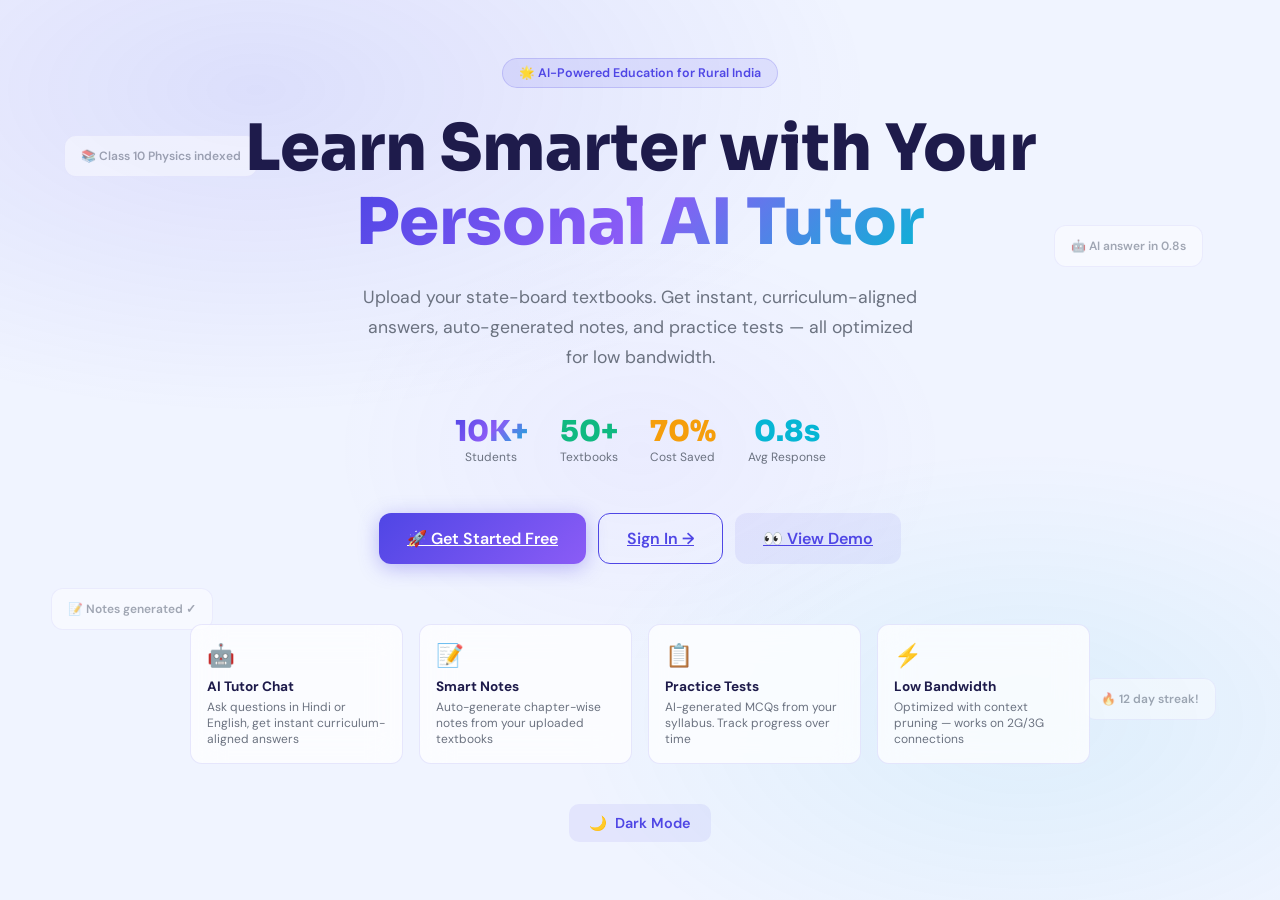
<file: frontend/index.html>
<!DOCTYPE html>
<html lang="en">

<head>
  <meta charset="UTF-8">
  <meta name="viewport" content="width=device-width, initial-scale=1.0">
  <title>Remote Education Tutor — AI Learning for Rural India</title>
  <link rel="stylesheet" href="css/styles.css">
  <style>
    .landing-hero {
      min-height: 100vh;
      display: flex;
      flex-direction: column;
      align-items: center;
      justify-content: center;
      padding: 40px 24px;
      text-align: center;
      position: relative;
      z-index: 1;
    }

    .hero-badge {
      display: inline-flex;
      align-items: center;
      gap: 8px;
      padding: 6px 16px;
      border-radius: 99px;
      background: rgba(79, 70, 229, 0.1);
      border: 1px solid rgba(79, 70, 229, 0.2);
      font-size: 0.78rem;
      font-weight: 600;
      color: var(--primary);
      margin-bottom: 24px;
      animation: pageFade 0.6s ease;
    }

    .hero-title {
      font-size: clamp(2rem, 6vw, 4rem);
      font-weight: 800;
      line-height: 1.15;
      max-width: 800px;
      margin: 0 auto 24px;
      animation: pageFade 0.7s ease;
    }

    .hero-sub {
      font-size: 1.1rem;
      color: var(--text-muted);
      max-width: 560px;
      margin: 0 auto 40px;
      line-height: 1.7;
      animation: pageFade 0.8s ease;
    }

    .hero-btns {
      display: flex;
      gap: 12px;
      flex-wrap: wrap;
      justify-content: center;
      animation: pageFade 0.9s ease;
      margin-bottom: 60px;
    }

    .feature-grid {
      display: grid;
      grid-template-columns: repeat(auto-fit, minmax(200px, 1fr));
      gap: 16px;
      max-width: 900px;
      width: 100%;
      animation: pageFade 1s ease;
    }

    .feature-chip {
      background: var(--bg-card);
      backdrop-filter: blur(16px);
      border: 1px solid var(--border);
      border-radius: 12px;
      padding: 16px;
      text-align: left;
      transition: var(--transition);
    }

    .feature-chip:hover {
      transform: translateY(-3px);
      box-shadow: var(--shadow);
    }

    .floating-cards {
      position: fixed;
      pointer-events: none;
      z-index: 0;
      inset: 0;
      overflow: hidden;
    }

    .float-card {
      position: absolute;
      background: var(--bg-card);
      border: 1px solid var(--border);
      border-radius: 12px;
      padding: 12px 16px;
      font-size: 0.75rem;
      font-weight: 600;
      color: var(--text-muted);
      animation: float 4s ease-in-out infinite;
      opacity: 0.6;
    }

    .stat-nums {
      display: flex;
      gap: 32px;
      flex-wrap: wrap;
      justify-content: center;
      margin-bottom: 48px;
      animation: pageFade 0.85s ease;
    }

    .stat-num {
      text-align: center;
    }

    .stat-num .n {
      font-family: 'Sora', sans-serif;
      font-size: 1.8rem;
      font-weight: 800;
    }

    .stat-num .l {
      font-size: 0.75rem;
      color: var(--text-muted);
    }
  </style>
</head>

<body>

  <div class="floating-cards">
    <div class="float-card" style="top:15%;left:5%;animation-delay:0s">📚 Class 10 Physics indexed</div>
    <div class="float-card" style="top:25%;right:6%;animation-delay:1s">🤖 AI answer in 0.8s</div>
    <div class="float-card" style="bottom:30%;left:4%;animation-delay:2s">📝 Notes generated ✓</div>
    <div class="float-card" style="bottom:20%;right:5%;animation-delay:0.5s">🔥 12 day streak!</div>
  </div>

  <div class="landing-hero">
    <div class="hero-badge">
      🌟 AI-Powered Education for Rural India
    </div>

    <h1 class="hero-title">
      Learn Smarter with Your<br>
      <span class="text-gradient">Personal AI Tutor</span>
    </h1>

    <p class="hero-sub">
      Upload your state-board textbooks. Get instant, curriculum-aligned answers, auto-generated notes, and practice
      tests — all optimized for low bandwidth.
    </p>

    <div class="stat-nums">
      <div class="stat-num">
        <div class="n text-gradient">10K+</div>
        <div class="l">Students</div>
      </div>
      <div class="stat-num">
        <div class="n" style="color:var(--success)">50+</div>
        <div class="l">Textbooks</div>
      </div>
      <div class="stat-num">
        <div class="n" style="color:var(--warning)">70%</div>
        <div class="l">Cost Saved</div>
      </div>
      <div class="stat-num">
        <div class="n" style="color:var(--accent)">0.8s</div>
        <div class="l">Avg Response</div>
      </div>
    </div>

    <div class="hero-btns">
      <a href="register.html" class="btn btn-primary btn-lg">
        🚀 Get Started Free
      </a>
      <a href="login.html" class="btn btn-outline btn-lg">
        Sign In →
      </a>
      <a href="dashboard.html" class="btn btn-ghost btn-lg">
        👀 View Demo
      </a>
    </div>

    <div class="feature-grid">
      <div class="feature-chip">
        <div style="font-size:1.4rem;margin-bottom:8px">🤖</div>
        <div style="font-size:0.85rem;font-weight:700;margin-bottom:4px">AI Tutor Chat</div>
        <div style="font-size:0.75rem;color:var(--text-muted)">Ask questions in Hindi or English, get instant
          curriculum-aligned answers</div>
      </div>
      <div class="feature-chip">
        <div style="font-size:1.4rem;margin-bottom:8px">📝</div>
        <div style="font-size:0.85rem;font-weight:700;margin-bottom:4px">Smart Notes</div>
        <div style="font-size:0.75rem;color:var(--text-muted)">Auto-generate chapter-wise notes from your uploaded
          textbooks</div>
      </div>
      <div class="feature-chip">
        <div style="font-size:1.4rem;margin-bottom:8px">📋</div>
        <div style="font-size:0.85rem;font-weight:700;margin-bottom:4px">Practice Tests</div>
        <div style="font-size:0.75rem;color:var(--text-muted)">AI-generated MCQs from your syllabus. Track progress over
          time</div>
      </div>
      <div class="feature-chip">
        <div style="font-size:1.4rem;margin-bottom:8px">⚡</div>
        <div style="font-size:0.85rem;font-weight:700;margin-bottom:4px">Low Bandwidth</div>
        <div style="font-size:0.75rem;color:var(--text-muted)">Optimized with context pruning — works on 2G/3G
          connections</div>
      </div>
    </div>

    <div style="margin-top:40px">
      <button class="btn btn-ghost theme-btn">
        <span class="theme-icon">🌙</span> <span class="theme-label">Dark Mode</span>
      </button>
    </div>
  </div>

  <script src="js/app.js"></script>
</body>

</html>
</file>
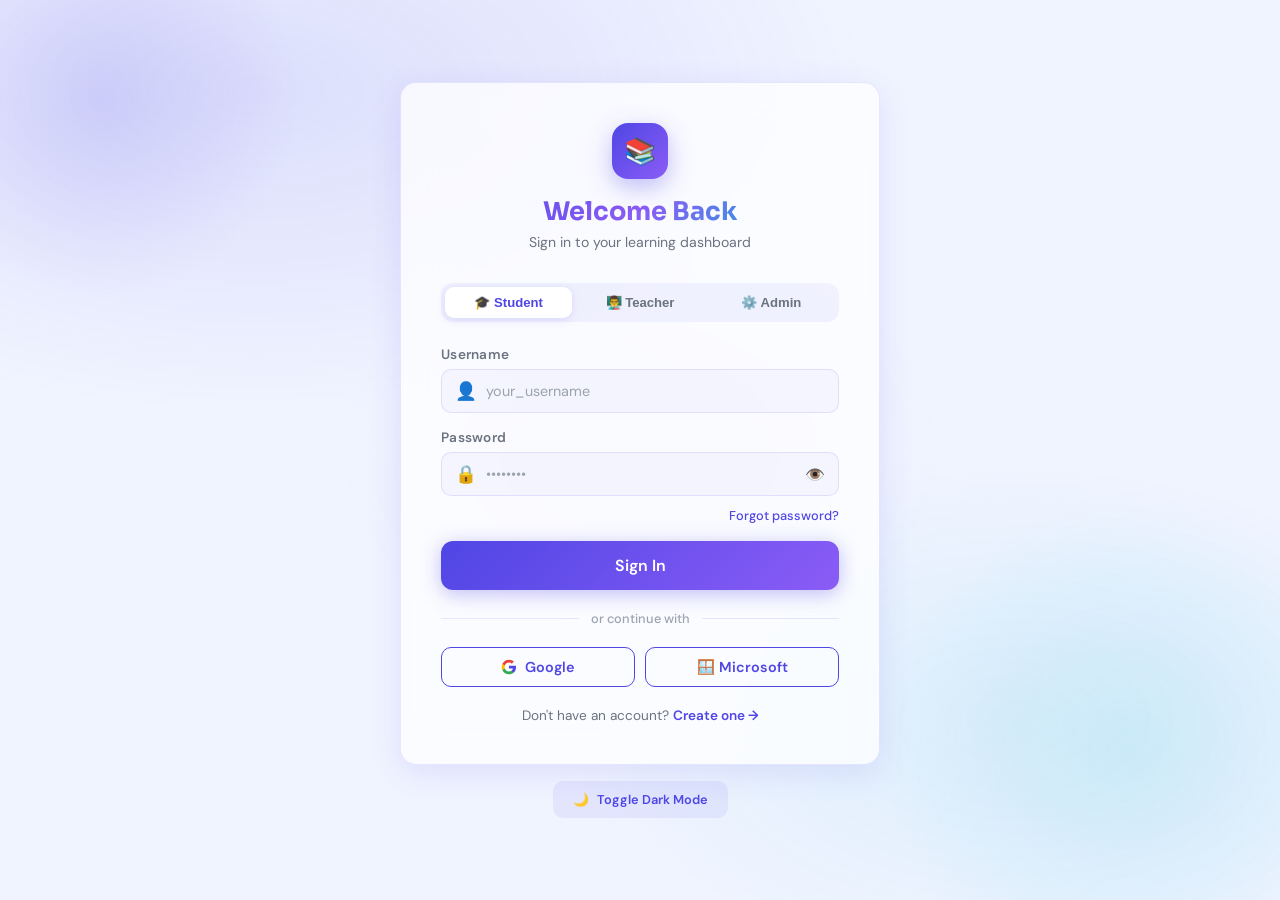
<file: frontend/analytics.html>
<!DOCTYPE html>
<html lang="en">

<head>
  <meta charset="UTF-8">
  <meta name="viewport" content="width=device-width, initial-scale=1.0">
  <title>Analytics — PadhloAI</title>
  <link rel="stylesheet" href="css/styles.css">
  <style>
    .period-btn {
      padding: 6px 14px; border-radius: 8px; font-size: 0.78rem; font-weight: 600;
      border: 1.5px solid var(--border); cursor: pointer; transition: var(--transition);
      color: var(--text-muted); background: transparent;
    }
    .period-btn.active { background: var(--primary); color: white; border-color: var(--primary); }
    .bar-chart { display: flex; align-items: flex-end; gap: 8px; height: 140px; padding: 0 8px; }
    .bar-col { display: flex; flex-direction: column; align-items: center; gap: 6px; flex: 1; }
    .bar-fill {
      width: 100%; border-radius: 6px 6px 0 0;
      background: linear-gradient(to top, var(--primary), var(--accent2));
      min-height: 4px; transition: height 1s cubic-bezier(0.4,0,0.2,1);
      cursor: pointer; position: relative; overflow: visible;
    }
    .bar-fill:hover { opacity: 0.85; }
    .bar-fill::after {
      content: attr(data-val); position: absolute; top: -22px; left: 50%;
      transform: translateX(-50%); font-size: 0.65rem; font-weight: 700;
      color: var(--primary); white-space: nowrap; opacity: 0; transition: var(--transition);
    }
    .bar-fill:hover::after { opacity: 1; }
    .bar-label { font-size: 0.65rem; color: var(--text-light); font-weight: 500; text-align: center; }
    .streak-day {
      width: 32px; height: 32px; border-radius: 8px; display: flex;
      align-items: center; justify-content: center; font-size: 0.72rem; font-weight: 700;
      cursor: pointer; transition: var(--transition);
    }
    .streak-day.done { background: rgba(16,185,129,0.15); color: var(--success); }
    .streak-day.today { background: var(--primary); color: white; box-shadow: 0 4px 12px rgba(79,70,229,0.3); }
    .streak-day.missed { background: rgba(239,68,68,0.1); color: var(--danger); }
    .streak-day.future { background: rgba(79,70,229,0.04); color: var(--text-light); }
    .heatmap-cell { width: 14px; height: 14px; border-radius: 3px; cursor: pointer; transition: var(--transition); }
    .heatmap-cell:hover { transform: scale(1.3); }
    .result-row {
      display: flex; align-items: center; gap: 12px; padding: 10px;
      border-radius: 8px; border: 1px solid var(--border); margin-bottom: 8px;
      transition: var(--transition);
    }
    .result-row:hover { background: rgba(79,70,229,0.03); }
  </style>
</head>

<body>

  <script src="js/api.js"></script>
  <script>requireAuth();</script>
  <script src="js/layout.js"></script>
  <script>renderLayout('Analytics', 'analytics.html');</script>

  <main class="main-content page-content">
    <div style="display:flex;align-items:center;justify-content:space-between;margin-bottom:24px;flex-wrap:wrap;gap:12px">
      <div>
        <h2 style="font-size:1.4rem;margin-bottom:4px">Learning Analytics</h2>
        <p class="text-muted text-sm">Your real progress — pulled live from the database.</p>
      </div>
      <div style="display:flex;gap:8px">
        <button class="period-btn" onclick="setPeriod('week',this)">Week</button>
        <button class="period-btn active" onclick="setPeriod('month',this)">Month</button>
        <button class="period-btn" onclick="setPeriod('year',this)">Year</button>
      </div>
    </div>

    <!-- Top Stats — all from backend -->
    <div class="grid-4 mb-6">
      <div class="card" style="background:linear-gradient(135deg,var(--primary),var(--accent2));color:white;border:none">
        <div style="font-size:1.8rem;font-weight:800;font-family:'Sora',sans-serif" id="stat-docs">—</div>
        <div style="opacity:0.85;font-size:0.78rem;margin-top:4px">Books Uploaded</div>
        <div style="opacity:0.7;font-size:0.7rem;margin-top:6px" id="stat-docs-sub">Loading...</div>
      </div>
      <div class="card">
        <div style="font-size:1.8rem;font-weight:800;font-family:'Sora',sans-serif;color:var(--success)" id="stat-avg">—</div>
        <div class="text-muted text-sm mt-1">Average Score</div>
        <div style="font-size:0.72rem;margin-top:6px" id="stat-avg-sub">Loading...</div>
      </div>
      <div class="card">
        <div style="font-size:1.8rem;font-weight:800;font-family:'Sora',sans-serif;color:var(--warning)" id="stat-tests">—</div>
        <div class="text-muted text-sm mt-1">Tests Taken</div>
        <div style="color:var(--warning);font-size:0.72rem;margin-top:6px" id="stat-tests-sub">Loading...</div>
      </div>
      <div class="card">
        <div style="font-size:1.8rem;font-weight:800;font-family:'Sora',sans-serif;color:var(--accent)" id="stat-best">—</div>
        <div class="text-muted text-sm mt-1">Best Score</div>
        <div style="color:var(--accent);font-size:0.72rem;margin-top:6px" id="stat-best-sub">Loading...</div>
      </div>
    </div>

    <!-- Score Trend Chart -->
    <div class="grid-2 mb-6">
      <div class="card">
        <div class="flex items-center justify-between mb-4">
          <h4 style="font-size:0.9rem">📈 Score Trend (Last Tests)</h4>
          <span class="badge badge-primary" id="chart-count">0 tests</span>
        </div>
        <div class="bar-chart" id="score-chart">
          <div style="width:100%;text-align:center;align-self:center;opacity:0.4;font-size:0.85rem">Loading chart...</div>
        </div>
        <div style="display:flex;justify-content:space-between;padding:0 8px;margin-top:4px">
          <span style="font-size:0.65rem;color:var(--text-light)" id="chart-from">oldest</span>
          <span style="font-size:0.65rem;color:var(--text-light)">latest</span>
        </div>
      </div>

      <!-- All past test results -->
      <div class="card">
        <div class="flex items-center justify-between mb-4">
          <h4 style="font-size:0.9rem">📋 Test History</h4>
          <a href="test.html" style="font-size:0.78rem;color:var(--primary);text-decoration:none">Take new →</a>
        </div>
        <div id="test-history" style="max-height:220px;overflow-y:auto">
          <div style="text-align:center;padding:20px;opacity:0.5;font-size:0.85rem">Loading...</div>
        </div>
      </div>
    </div>

    <!-- Uploaded Documents summary -->
    <div class="card mb-6">
      <div class="flex items-center justify-between mb-4">
        <h4 style="font-size:0.9rem">📚 Uploaded Books</h4>
        <a href="upload.html" style="font-size:0.78rem;color:var(--primary);text-decoration:none">Upload new →</a>
      </div>
      <div id="docs-grid" style="display:grid;grid-template-columns:repeat(auto-fill,minmax(200px,1fr));gap:12px">
        <div style="opacity:0.5;font-size:0.85rem;padding:12px">Loading...</div>
      </div>
    </div>

    <!-- Activity Heatmap (visual only — based on test dates) -->
    <div class="card">
      <div class="flex items-center justify-between mb-4">
        <h4 style="font-size:0.9rem">📅 Activity Heatmap</h4>
        <div style="display:flex;align-items:center;gap:8px;font-size:0.72rem;color:var(--text-light)">
          <span>Less</span>
          <div style="display:flex;gap:3px">
            <div style="width:12px;height:12px;border-radius:2px;background:rgba(79,70,229,0.08)"></div>
            <div style="width:12px;height:12px;border-radius:2px;background:rgba(79,70,229,0.2)"></div>
            <div style="width:12px;height:12px;border-radius:2px;background:rgba(79,70,229,0.4)"></div>
            <div style="width:12px;height:12px;border-radius:2px;background:rgba(79,70,229,0.7)"></div>
            <div style="width:12px;height:12px;border-radius:2px;background:var(--primary)"></div>
          </div>
          <span>More</span>
        </div>
      </div>
      <div id="heatmap" style="display:flex;gap:4px;overflow-x:auto;padding:4px 0"></div>
      <div style="margin-top:12px;font-size:0.72rem;color:var(--text-light)" id="heatmap-summary">Loading...</div>
    </div>
  </main>

  <script src="js/app.js"></script>
  <script>
    let _allResults = [];
    let _allDocs = [];

    function setPeriod(p, btn) {
      document.querySelectorAll('.period-btn').forEach(b => b.classList.remove('active'));
      btn.classList.add('active');
      // Filter results by period
      const now = new Date();
      const cutoff = new Date(now);
      if (p === 'week') cutoff.setDate(now.getDate() - 7);
      else if (p === 'month') cutoff.setMonth(now.getMonth() - 1);
      else cutoff.setFullYear(now.getFullYear() - 1);
      const filtered = _allResults.filter(r => new Date(r.taken_at) >= cutoff);
      renderScoreChart(filtered);
      showToast(`Showing ${p}ly data`, 'info');
    }

    function renderScoreChart(results) {
      const chart = document.getElementById('score-chart');
      const countBadge = document.getElementById('chart-count');
      const fromLabel = document.getElementById('chart-from');
      if (!chart) return;

      if (results.length === 0) {
        chart.innerHTML = `<div style="width:100%;text-align:center;align-self:center;opacity:0.4;font-size:0.85rem">No test results yet. <a href="test.html" style="color:var(--primary)">Take a test →</a></div>`;
        if (countBadge) countBadge.textContent = '0 tests';
        return;
      }

      // Show last 12 results oldest→newest
      const sorted = [...results].sort((a,b) => new Date(a.taken_at) - new Date(b.taken_at));
      const last12 = sorted.slice(-12);
      const maxScore = 100;
      if (countBadge) countBadge.textContent = results.length + ' tests';
      if (fromLabel && last12[0]) {
        fromLabel.textContent = new Date(last12[0].taken_at).toLocaleDateString('en-IN', { day:'numeric', month:'short' });
      }
      chart.innerHTML = last12.map((r, i) => {
        const pct = r.score;
        const color = pct >= 80
          ? 'linear-gradient(to top,var(--success),#34d399)'
          : pct >= 60
          ? 'linear-gradient(to top,var(--primary),var(--accent2))'
          : 'linear-gradient(to top,var(--danger),#f87171)';
        const date = new Date(r.taken_at).toLocaleDateString('en-IN', { day:'numeric', month:'short' });
        return `<div class="bar-col">
          <div class="bar-fill" data-val="${pct}%" style="height:${pct/maxScore*120}px;background:${color}" title="${date}: ${pct}%"></div>
          <div class="bar-label">${i+1}</div>
        </div>`;
      }).join('');
    }

    function renderTestHistory(results, docs) {
      const el = document.getElementById('test-history');
      if (!el) return;
      if (results.length === 0) {
        el.innerHTML = `<div style="text-align:center;padding:20px;opacity:0.5;font-size:0.85rem">No tests taken yet. <a href="test.html" style="color:var(--primary)">Take your first test →</a></div>`;
        return;
      }
      const sorted = [...results].sort((a,b) => new Date(b.taken_at) - new Date(a.taken_at));
      el.innerHTML = sorted.map(r => {
        const doc = docs.find(d => d.id === r.document_id);
        const name = doc ? doc.filename.replace('.pdf','').substring(0,28) : `Doc #${r.document_id}`;
        const date = new Date(r.taken_at).toLocaleDateString('en-IN', { day:'numeric', month:'short', year:'2-digit' });
        const badgeClass = r.score >= 75 ? 'badge-success' : r.score >= 50 ? 'badge-warning' : 'badge-danger';
        return `<div class="result-row">
          <span style="font-size:1rem">📋</span>
          <div style="flex:1;min-width:0">
            <div style="font-size:0.82rem;font-weight:600;white-space:nowrap;overflow:hidden;text-overflow:ellipsis">${name}</div>
            <div style="font-size:0.7rem;color:var(--text-light)">${date} · ${r.total_questions} questions</div>
          </div>
          <span class="badge ${badgeClass}">${r.score}%</span>
        </div>`;
      }).join('');
    }

    function renderDocsGrid(docs) {
      const el = document.getElementById('docs-grid');
      if (!el) return;
      if (docs.length === 0) {
        el.innerHTML = `<div style="opacity:0.5;font-size:0.85rem;padding:12px">No books uploaded yet. <a href="upload.html" style="color:var(--primary)">Upload one →</a></div>`;
        return;
      }
      el.innerHTML = docs.map(d => {
        const emoji = d.doc_type === 'pdf' ? '📕' : '📄';
        const kb = (d.original_size / 1024).toFixed(0);
        return `<div class="glass-sm" style="padding:14px;cursor:pointer;transition:var(--transition)"
          onmouseover="this.style.transform='translateY(-2px)'" onmouseout="this.style.transform=''">
          <div style="font-size:1.6rem;margin-bottom:8px">${emoji}</div>
          <div style="font-size:0.82rem;font-weight:700;margin-bottom:4px;white-space:nowrap;overflow:hidden;text-overflow:ellipsis">${d.filename}</div>
          <div style="font-size:0.7rem;color:var(--text-light);margin-bottom:8px">${kb} KB · ${d.chunk_count} chunks</div>
          <span class="badge badge-success" style="font-size:0.65rem">✓ Indexed</span>
        </div>`;
      }).join('');
    }

    function renderHeatmap(results) {
      const container = document.getElementById('heatmap');
      const summary = document.getElementById('heatmap-summary');
      if (!container) return;

      // Build a date→count map from test results
      const activityMap = {};
      results.forEach(r => {
        const day = r.taken_at.substring(0, 10); // YYYY-MM-DD
        activityMap[day] = (activityMap[day] || 0) + 1;
      });

      // Render 14 weeks (98 days) ending today
      const today = new Date();
      container.innerHTML = '';
      for (let w = 13; w >= 0; w--) {
        const col = document.createElement('div');
        col.style.cssText = 'display:flex;flex-direction:column;gap:3px';
        for (let d = 6; d >= 0; d--) {
          const date = new Date(today);
          date.setDate(today.getDate() - (w * 7 + d));
          const key = date.toISOString().substring(0, 10);
          const count = activityMap[key] || 0;
          const cell = document.createElement('div');
          cell.className = 'heatmap-cell';
          cell.style.background = count === 0
            ? 'rgba(79,70,229,0.06)'
            : count === 1 ? 'rgba(79,70,229,0.25)'
            : count === 2 ? 'rgba(79,70,229,0.5)'
            : 'var(--primary)';
          cell.title = `${key}: ${count} test${count !== 1 ? 's' : ''}`;
          col.appendChild(cell);
        }
        container.appendChild(col);
      }

      if (summary) {
        const activeDays = Object.keys(activityMap).length;
        summary.textContent = `${results.length} total test${results.length !== 1 ? 's' : ''} · ${activeDays} active day${activeDays !== 1 ? 's' : ''} in the last 3 months`;
      }
    }

    async function loadAnalytics() {
      try {
        const [analytics, results, docs] = await Promise.all([
          AnalyticsAPI.summary(),
          TestsAPI.results(),
          DocumentsAPI.list(),
        ]);

        _allResults = results;
        _allDocs    = docs;

        // ── Top stat cards ─────────────────────────────────────────
        const setEl = (id, val) => { const el = document.getElementById(id); if (el) el.textContent = val; };

        setEl('stat-docs',     analytics.total_documents);
        setEl('stat-docs-sub', analytics.total_documents === 1 ? '1 book indexed' : `${analytics.total_documents} books indexed`);

        setEl('stat-avg', analytics.average_score > 0 ? analytics.average_score + '%' : '—');
        const avgSub = document.getElementById('stat-avg-sub');
        if (avgSub) {
          avgSub.textContent = analytics.average_score >= 75 ? '🟢 Good performance!' : analytics.average_score > 0 ? '📈 Room to improve' : 'No tests yet';
          avgSub.style.color = analytics.average_score >= 75 ? 'var(--success)' : 'var(--text-muted)';
        }

        setEl('stat-tests',     analytics.total_quizzes_taken);
        setEl('stat-tests-sub', analytics.total_quizzes_taken > 0 ? 'Keep practising!' : 'No tests taken yet');

        setEl('stat-best',     analytics.best_score > 0 ? analytics.best_score + '%' : '—');
        setEl('stat-best-sub', analytics.best_score >= 90 ? '🏆 Excellent!' : analytics.best_score > 0 ? 'Your personal best' : 'No tests yet');

        // ── Charts & lists ─────────────────────────────────────────
        renderScoreChart(results);
        renderTestHistory(results, docs);
        renderDocsGrid(docs);
        renderHeatmap(results);

      } catch(err) {
        // Show error state
        ['stat-docs','stat-avg','stat-tests','stat-best'].forEach(id => {
          const el = document.getElementById(id);
          if (el) el.textContent = 'Error';
        });
        const chart = document.getElementById('score-chart');
        if (chart) chart.innerHTML = `<div style="width:100%;text-align:center;align-self:center;color:var(--danger);font-size:0.82rem">⚠️ Could not load data. Is the backend running?</div>`;
      }
    }

    document.addEventListener('DOMContentLoaded', loadAnalytics);
  </script>
</body>

</html>
</file>
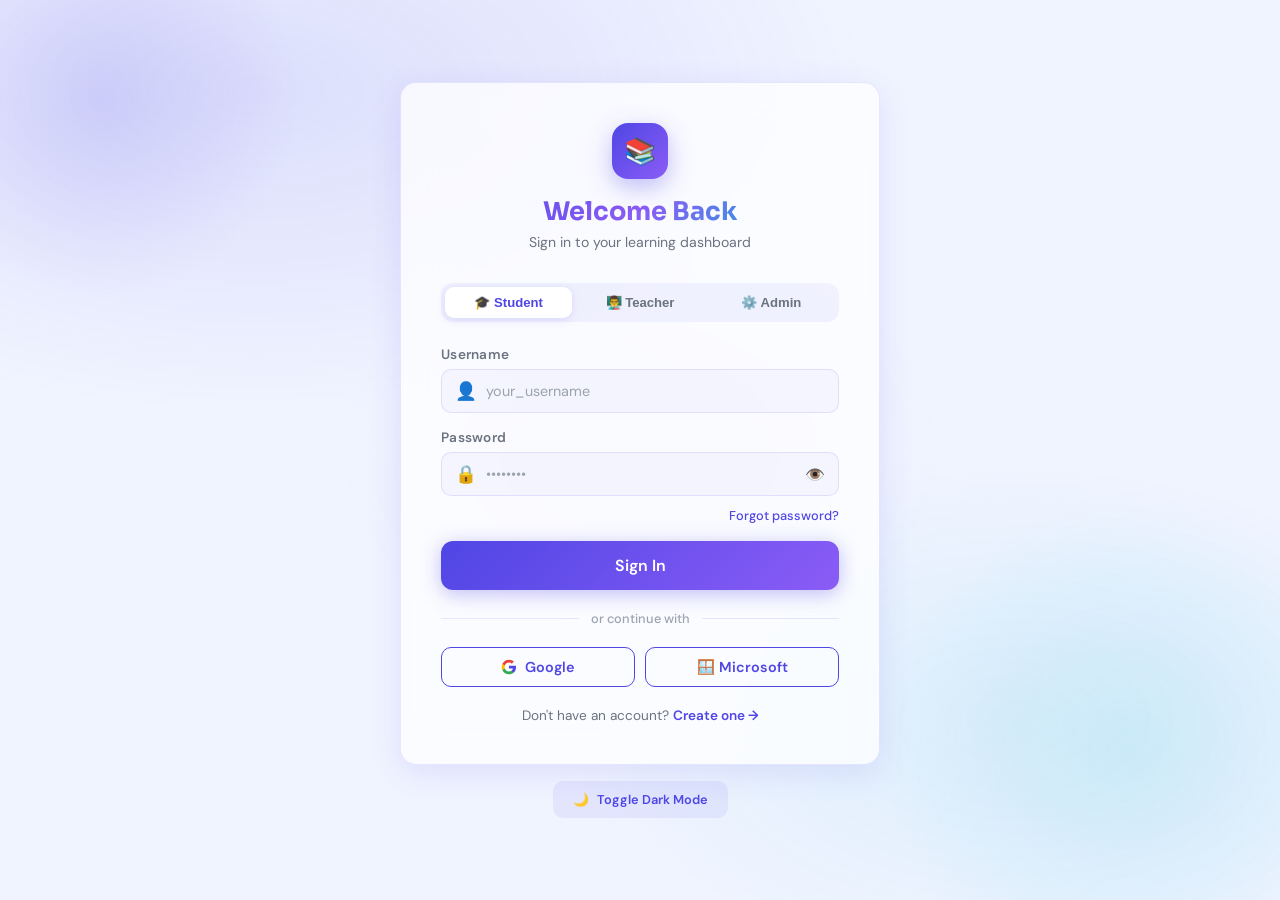
<file: frontend/chat.html>
<!DOCTYPE html>
<html lang="en">

<head>
  <meta charset="UTF-8">
  <meta name="viewport" content="width=device-width, initial-scale=1.0">
  <title>AI Tutor Chat — PadhloAI</title>
  <link rel="stylesheet" href="css/styles.css">
  <style>
    body { overflow: hidden; }
    .chat-layout { display: flex; gap: 0; height: calc(100vh - 64px); margin-top: 64px; margin-left: var(--sidebar-w); }
    .chat-history { width: 260px; flex-shrink: 0; border-right: 1px solid var(--border); background: var(--bg-sidebar); backdrop-filter: blur(20px); display: flex; flex-direction: column; overflow: hidden; }
    .chat-history-header { padding: 16px; border-bottom: 1px solid var(--border); display: flex; align-items: center; justify-content: space-between; }
    .chat-history-list { flex: 1; overflow-y: auto; padding: 8px; display: flex; flex-direction: column; gap: 4px; }
    .history-item { padding: 10px 12px; border-radius: 10px; cursor: pointer; transition: var(--transition); border: 1px solid transparent; }
    .history-item:hover { background: rgba(79,70,229,0.06); border-color: var(--border); }
    .history-item.active { background: rgba(79,70,229,0.1); border-color: var(--primary-light); }
    .history-title { font-size: 0.82rem; font-weight: 600; white-space: nowrap; overflow: hidden; text-overflow: ellipsis; }
    .history-sub { font-size: 0.7rem; color: var(--text-light); margin-top: 2px; }
    .chat-main { flex: 1; display: flex; flex-direction: column; overflow: hidden; min-width: 0; }
    .chat-header { padding: 14px 20px; border-bottom: 1px solid var(--border); background: var(--bg-card); backdrop-filter: blur(16px); display: flex; align-items: center; gap: 12px; }
    .ai-avatar { width: 40px; height: 40px; background: linear-gradient(135deg,var(--primary),var(--accent2)); border-radius: 12px; display: flex; align-items: center; justify-content: center; font-size: 1.2rem; box-shadow: 0 4px 14px rgba(79,70,229,0.3); position: relative; }
    .online-dot { position: absolute; bottom: -2px; right: -2px; width: 10px; height: 10px; background: var(--success); border-radius: 50%; border: 2px solid var(--bg-card); }
    .messages-area { flex: 1; overflow-y: auto; padding: 20px; display: flex; flex-direction: column; gap: 16px; }
    .message-row { display: flex; gap: 10px; align-items: flex-end; }
    .message-row.user { flex-direction: row-reverse; }
    .msg-avatar { width: 30px; height: 30px; border-radius: 8px; display: flex; align-items: center; justify-content: center; font-size: 0.75rem; font-weight: 700; flex-shrink: 0; }
    .msg-timestamp { font-size: 0.68rem; color: var(--text-light); margin-top: 4px; padding: 0 4px; }
    .message-row.user .msg-timestamp { text-align: right; }
    .suggested-chips { display: flex; flex-wrap: wrap; gap: 8px; padding: 0 20px 12px; }
    .chip { padding: 6px 14px; border-radius: 99px; border: 1.5px solid var(--border); font-size: 0.78rem; cursor: pointer; color: var(--text-muted); background: var(--bg-card); transition: var(--transition); white-space: nowrap; }
    .chip:hover { border-color: var(--primary); color: var(--primary); background: rgba(79,70,229,0.05); }
    .chat-input-area { padding: 12px 16px; border-top: 1px solid var(--border); background: var(--bg-card); backdrop-filter: blur(16px); }
    .chat-input-box { display: flex; align-items: flex-end; gap: 10px; background: rgba(79,70,229,0.04); border: 1.5px solid var(--border); border-radius: 14px; padding: 10px 12px; transition: var(--transition); }
    .chat-input-box:focus-within { border-color: var(--primary); box-shadow: 0 0 0 4px rgba(79,70,229,0.1); }
    #chat-textarea { flex: 1; border: none; outline: none; background: transparent; font-family: 'DM Sans',sans-serif; font-size: 0.88rem; color: var(--text); resize: none; max-height: 120px; line-height: 1.5; }
    #chat-textarea::placeholder { color: var(--text-light); }
    .send-btn { width: 36px; height: 36px; border-radius: 10px; background: linear-gradient(135deg,var(--primary),var(--accent2)); border: none; color: white; display: flex; align-items: center; justify-content: center; cursor: pointer; flex-shrink: 0; transition: var(--transition); box-shadow: 0 4px 12px rgba(79,70,229,0.3); }
    .send-btn:hover { transform: scale(1.05); box-shadow: 0 6px 18px rgba(79,70,229,0.4); }
    .send-btn:disabled { opacity: 0.5; cursor: not-allowed; transform: none; }
    .subject-pill { display: inline-flex; align-items: center; gap: 6px; padding: 4px 10px; border-radius: 99px; font-size: 0.72rem; font-weight: 600; background: rgba(79,70,229,0.1); color: var(--primary); cursor: pointer; border: none; transition: var(--transition); }
    .subject-pill:hover { background: rgba(79,70,229,0.18); }
    .typing-indicator { display: flex; align-items: center; gap: 8px; color: var(--text-muted); font-size: 0.78rem; padding: 2px 0; }
    .doc-switch-item { padding: 8px 12px; border-radius: 8px; cursor: pointer; font-size: 0.8rem; transition: var(--transition); border: 1px solid transparent; white-space: nowrap; overflow: hidden; text-overflow: ellipsis; }
    .doc-switch-item:hover { background: rgba(79,70,229,0.06); border-color: var(--border); }
    .doc-switch-item.active { background: rgba(79,70,229,0.1); border-color: var(--primary-light); font-weight: 600; }
    @media(max-width:768px) {
      .chat-layout { margin-left: 0; }
      .chat-history { display: none; }
      .chat-history.open { display: flex; position: fixed; left: 0; top: 64px; bottom: 0; z-index: 150; width: 260px; }
    }
  </style>
</head>

<body>

  <script src="js/api.js"></script>
  <script>requireAuth();</script>
  <script src="js/layout.js"></script>
  <script>renderLayout('AI Tutor Chat', 'chat.html');</script>

  <div class="chat-layout">
    <!-- Docs sidebar — shows real uploaded books -->
    <div class="chat-history" id="chat-history">
      <div class="chat-history-header">
        <span style="font-size:0.88rem;font-weight:700">My Books</span>
        <a href="upload.html" class="btn btn-primary btn-sm">+ Upload</a>
      </div>
      <div class="chat-history-list" id="doc-switcher">
        <div style="padding:12px;font-size:0.8rem;color:var(--text-light);text-align:center">Loading books...</div>
      </div>
    </div>

    <!-- Main Chat -->
    <div class="chat-main">
      <div class="chat-header">
        <div class="ai-avatar">🤖<div class="online-dot"></div></div>
        <div style="flex:1">
          <div style="font-size:0.92rem;font-weight:700">AI Tutor — Vidya</div>
          <div style="font-size:0.72rem;color:var(--success)" id="doc-status-label">● Loading your books...</div>
        </div>
        <div style="display:flex;gap:8px">
          <button class="icon-btn" onclick="clearChat()" data-tooltip="Clear chat">🗑️</button>
        </div>
      </div>

      <div class="messages-area" id="messages-area">
        <!-- Welcome message — replaced once docs load -->
        <div class="message-row" id="welcome-msg">
          <div class="msg-avatar" style="background:linear-gradient(135deg,var(--primary),var(--accent2));color:white">AI</div>
          <div>
            <div class="chat-bubble ai">
              👋 Namaste! I'm <strong>Vidya</strong>, your AI tutor powered by Gemini. Loading your books...
            </div>
            <div class="msg-timestamp" id="welcome-time"></div>
          </div>
        </div>

        <!-- Typing indicator -->
        <div id="typing-row" style="display:none" class="message-row">
          <div class="msg-avatar" style="background:linear-gradient(135deg,var(--primary),var(--accent2));color:white">AI</div>
          <div>
            <div class="chat-bubble ai" style="padding:14px 18px">
              <div class="typing-indicator">
                <div class="typing-dots"><span></span><span></span><span></span></div>
                <span>Vidya is thinking...</span>
              </div>
            </div>
          </div>
        </div>
      </div>

      <!-- Suggested chips -->
      <div class="suggested-chips" id="suggested-chips">
        <span class="chip" onclick="sendChip(this)">📌 Summarise this chapter</span>
        <span class="chip" onclick="sendChip(this)">📝 Give me practice questions</span>
        <span class="chip" onclick="sendChip(this)">🔑 List key formulas</span>
        <span class="chip" onclick="sendChip(this)">💡 Explain with examples</span>
      </div>

      <!-- Input -->
      <div class="chat-input-area">
        <div id="ctx-label" style="font-size:0.72rem;color:var(--text-light);margin-bottom:8px;display:flex;align-items:center;gap:6px">
          <span style="width:6px;height:6px;border-radius:50%;background:var(--warning);display:inline-block"></span>
          Loading...
        </div>
        <div class="chat-input-box">
          <textarea id="chat-textarea" rows="1" placeholder="Ask anything about your book..." onkeydown="handleKey(event)" oninput="autoResize(this)"></textarea>
          <button class="send-btn" onclick="sendMessage()" id="send-btn">
            <svg width="16" height="16" viewBox="0 0 24 24" fill="none" stroke="currentColor" stroke-width="2.5">
              <line x1="22" y1="2" x2="11" y2="13"/>
              <polygon points="22 2 15 22 11 13 2 9 22 2"/>
            </svg>
          </button>
        </div>
        <div style="display:flex;justify-content:space-between;margin-top:8px">
          <div style="display:flex;gap:8px">
            <button class="icon-btn" onclick="showToast('Voice input coming soon','info')" style="width:30px;height:30px;border-radius:8px;font-size:0.85rem">🎤</button>
          </div>
          <span style="font-size:0.68rem;color:var(--text-light)">Enter to send · Shift+Enter for new line</span>
        </div>
      </div>
    </div>
  </div>

  <script src="js/app.js"></script>
  <script>
    let activeDocumentId = null;
    let activeDocName = '';
    let chatStarted = false;

    // Set welcome timestamp
    const wtEl = document.getElementById('welcome-time');
    if (wtEl) wtEl.textContent = new Date().toLocaleTimeString('en-US', { hour: 'numeric', minute: '2-digit' });

    // ── Load user's documents and populate sidebar ─────────────────
    async function loadDocuments() {
      const switcher   = document.getElementById('doc-switcher');
      const ctxLabel   = document.getElementById('ctx-label');
      const statusLabel = document.getElementById('doc-status-label');
      const welcomeMsg = document.getElementById('welcome-msg');

      try {
        const docs = await DocumentsAPI.list();

        if (docs.length === 0) {
          switcher.innerHTML = `<div style="padding:12px;font-size:0.8rem;color:var(--text-muted);text-align:center">
            No books uploaded yet.<br>
            <a href="upload.html" style="color:var(--primary);font-weight:600">Upload one to start →</a>
          </div>`;
          ctxLabel.innerHTML = `<span style="width:6px;height:6px;border-radius:50%;background:var(--warning);display:inline-block"></span>
            No documents — <a href="upload.html" style="color:var(--primary)">upload one first</a>`;
          statusLabel.innerHTML = '● No books uploaded yet';
          statusLabel.style.color = 'var(--warning)';

          // Update welcome bubble
          const bubble = welcomeMsg?.querySelector('.chat-bubble');
          if (bubble) bubble.innerHTML = `👋 Namaste! I'm <strong>Vidya</strong>. You haven't uploaded any books yet. <a href="upload.html" style="color:var(--primary-light)">Upload a PDF to get started →</a>`;
          return;
        }

        // Populate doc switcher
        activeDocumentId = docs[0].id;
        activeDocName = docs[0].filename.replace('.pdf','').substring(0, 25);
        switcher.innerHTML = docs.map((d, i) => {
          const name = d.filename.replace('.pdf','').substring(0, 30);
          const emoji = d.doc_type === 'pdf' ? '📕' : '📄';
          return `<div class="doc-switch-item ${i===0?'active':''}" onclick="switchDoc(${d.id},'${name}',this)">
            ${emoji} ${name}
          </div>`;
        }).join('');

        // Update context label
        ctxLabel.innerHTML = `<span style="width:6px;height:6px;border-radius:50%;background:var(--success);display:inline-block"></span>
          <strong>${activeDocName}</strong> loaded`;
        statusLabel.innerHTML = `● Online · ${docs.length} book${docs.length>1?'s':''} available`;
        statusLabel.style.color = 'var(--success)';

        // Update welcome bubble
        const bubble = welcomeMsg?.querySelector('.chat-bubble');
        if (bubble) bubble.innerHTML = `👋 Namaste! I'm <strong>Vidya</strong>, your AI tutor powered by Gemini.
          I've loaded <strong>${activeDocName}</strong>. Ask me anything about it!`;

      } catch(e) {
        ctxLabel.innerHTML = `<span style="width:6px;height:6px;border-radius:50%;background:var(--danger);display:inline-block"></span>
          Backend offline — <a href="#" onclick="loadDocuments()">retry</a>`;
      }
    }

    function switchDoc(id, name, el) {
      activeDocumentId = id;
      activeDocName = name;
      document.querySelectorAll('.doc-switch-item').forEach(i => i.classList.remove('active'));
      el.classList.add('active');
      const ctxLabel = document.getElementById('ctx-label');
      ctxLabel.innerHTML = `<span style="width:6px;height:6px;border-radius:50%;background:var(--success);display:inline-block"></span>
        <strong>${name}</strong> loaded`;
      showToast(`Switched to: ${name}`, 'info');
    }

    function autoResize(el) {
      el.style.height = 'auto';
      el.style.height = Math.min(el.scrollHeight, 120) + 'px';
    }

    function handleKey(e) {
      if (e.key === 'Enter' && !e.shiftKey) { e.preventDefault(); sendMessage(); }
    }

    async function sendMessage() {
      const ta = document.getElementById('chat-textarea');
      const text = ta.value.trim();
      if (!text) return;

      // Hide demo chips and welcome on first real message
      if (!chatStarted) {
        chatStarted = true;
        document.getElementById('suggested-chips').style.display = 'none';
      }

      appendUserMessage(text);
      ta.value = '';
      ta.style.height = 'auto';
      document.getElementById('send-btn').disabled = true;

      const typingRow = document.getElementById('typing-row');
      typingRow.style.display = 'flex';
      scrollToBottom();

      try {
        const data = await ChatAPI.sendMessage(text, activeDocumentId);
        typingRow.style.display = 'none';

        // Format answer: newlines → <br>, basic markdown bold
        let html = data.answer
          .replace(/\*\*(.+?)\*\*/g, '<strong>$1</strong>')
          .replace(/\n/g, '<br>');

        if (data.sources && data.sources.length > 0) {
          const srcNames = [...new Set(data.sources.map(s => s.document_filename))].join(', ');
          html += `<div style="margin-top:12px;padding:10px;border-radius:8px;background:rgba(79,70,229,0.06);border-left:3px solid var(--primary);font-size:0.76rem;color:var(--text-muted)">📖 <strong>Source:</strong> ${srcNames}</div>`;
        }
        appendAIMessage(html);
      } catch(err) {
        typingRow.style.display = 'none';
        const msg = err.message.includes('429')
          ? '⚠️ Gemini is rate-limited (15 RPM on free tier). Please wait 60 seconds and try again.'
          : `❌ ${err.message}`;
        appendAIMessage(msg);
      }

      document.getElementById('send-btn').disabled = false;
      scrollToBottom();
    }

    function appendUserMessage(text) {
      const area = document.getElementById('messages-area');
      const time = new Date().toLocaleTimeString('en-US', { hour: 'numeric', minute: '2-digit' });
      const user = Auth.getUser();
      // FIX: use real initials from localStorage, not hardcoded "AS"
      const initials = user ? user.username.substring(0, 2).toUpperCase() : 'ME';
      const div = document.createElement('div');
      div.className = 'message-row user';
      div.innerHTML = `
        <div class="msg-avatar" style="background:linear-gradient(135deg,#34d399,#06b6d4);color:white">${initials}</div>
        <div><div class="chat-bubble user">${escapeHtml(text)}</div><div class="msg-timestamp">${time}</div></div>`;
      area.insertBefore(div, document.getElementById('typing-row'));
      scrollToBottom();
    }

    function appendAIMessage(html) {
      const area = document.getElementById('messages-area');
      const time = new Date().toLocaleTimeString('en-US', { hour: 'numeric', minute: '2-digit' });
      const div = document.createElement('div');
      div.className = 'message-row';
      div.innerHTML = `
        <div class="msg-avatar" style="background:linear-gradient(135deg,var(--primary),var(--accent2));color:white">AI</div>
        <div><div class="chat-bubble ai">${html}</div><div class="msg-timestamp">${time}</div></div>`;
      area.insertBefore(div, document.getElementById('typing-row'));
      scrollToBottom();
    }

    function scrollToBottom() {
      const area = document.getElementById('messages-area');
      area.scrollTop = area.scrollHeight;
    }

    // FIX: strip leading emoji token correctly (emoji are multi-codepoint)
    function sendChip(el) {
      const raw = el.textContent.trim();
      const spaceIdx = raw.indexOf(' ');
      const text = spaceIdx !== -1 ? raw.slice(spaceIdx + 1).trim() : raw;
      document.getElementById('chat-textarea').value = text;
      sendMessage();
    }

    function clearChat() {
      const area = document.getElementById('messages-area');
      // Remove all messages except the typing row and welcome
      const typingRow = document.getElementById('typing-row');
      const rows = area.querySelectorAll('.message-row:not(#typing-row):not(#welcome-msg)');
      rows.forEach(r => r.remove());
      chatStarted = false;
      document.getElementById('suggested-chips').style.display = 'flex';
      showToast('Chat cleared', 'info');
    }

    // Prevent XSS in user messages
    function escapeHtml(text) {
      return text.replace(/&/g,'&amp;').replace(/</g,'&lt;').replace(/>/g,'&gt;').replace(/"/g,'&quot;');
    }

    document.addEventListener('DOMContentLoaded', loadDocuments);
  </script>
</body>

</html>
</file>
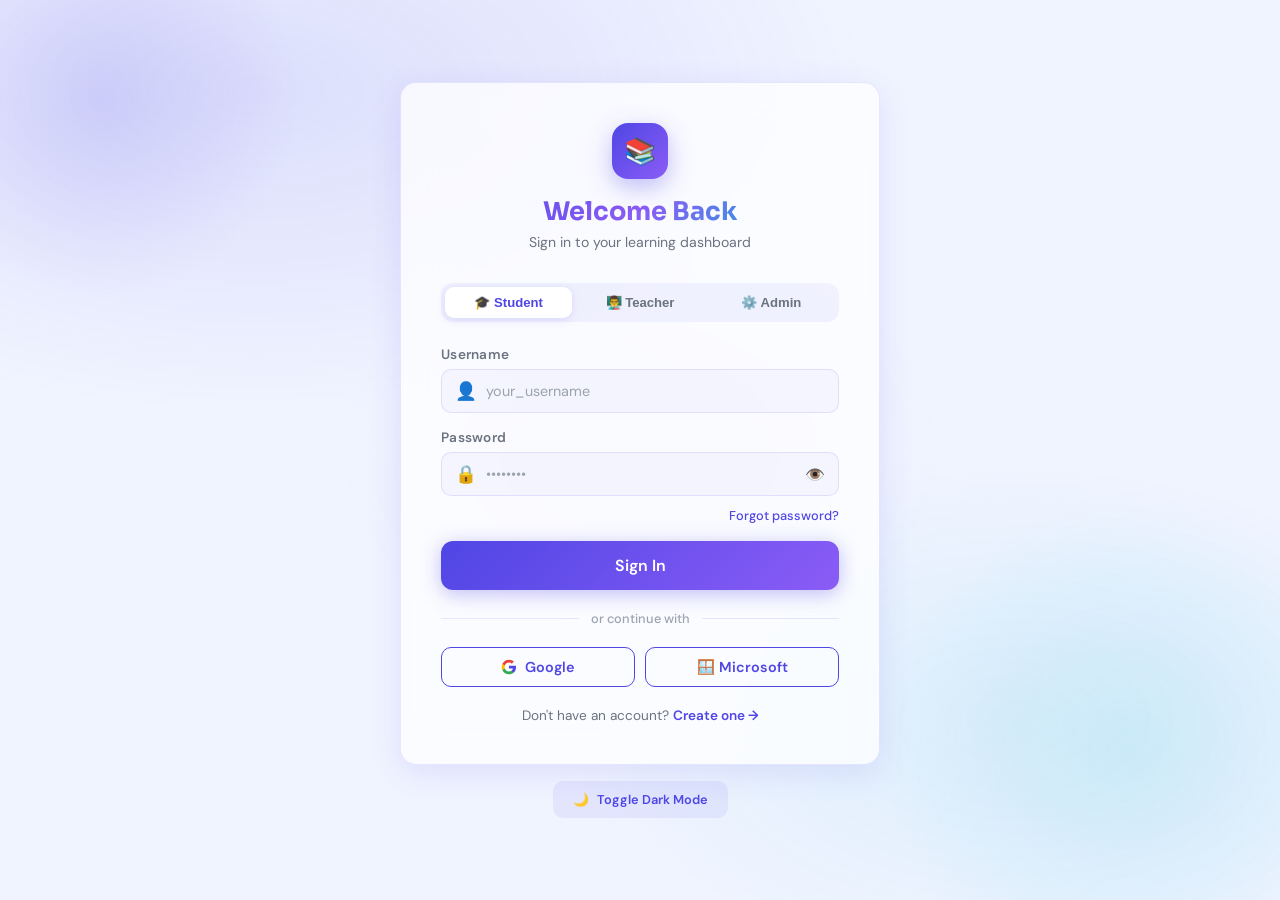
<file: frontend/dashboard.html>
<!DOCTYPE html>
<html lang="en">

<head>
  <meta charset="UTF-8">
  <meta name="viewport" content="width=device-width, initial-scale=1.0">
  <title>Dashboard — PadhloAI</title>
  <link rel="stylesheet" href="css/styles.css">
  <style>
    .welcome-card {
      background: linear-gradient(135deg, #4f46e5 0%, #7c3aed 50%, #06b6d4 100%);
      border-radius: var(--radius);
      padding: 32px;
      color: white;
      position: relative;
      overflow: hidden;
    }
    .welcome-card::before {
      content: '';
      position: absolute;
      top: -60px; right: -40px;
      width: 240px; height: 240px;
      border-radius: 50%;
      background: rgba(255,255,255,0.08);
    }
    .welcome-card::after {
      content: '';
      position: absolute;
      bottom: -80px; right: 80px;
      width: 180px; height: 180px;
      border-radius: 50%;
      background: rgba(255,255,255,0.05);
    }
    .welcome-illustration {
      position: absolute; right: 24px; top: 50%;
      transform: translateY(-50%);
      font-size: 4rem;
      animation: float 3s ease-in-out infinite;
      opacity: 0.9;
    }
    .quick-action {
      display: flex; flex-direction: column;
      align-items: center; justify-content: center;
      gap: 10px; padding: 24px 16px;
      border-radius: var(--radius); cursor: pointer;
      background: var(--bg-card); backdrop-filter: blur(16px);
      border: 1px solid var(--border); box-shadow: var(--shadow);
      transition: var(--transition); text-decoration: none; color: var(--text);
    }
    .quick-action:hover { transform: translateY(-4px); box-shadow: var(--shadow-lg); border-color: var(--primary-light); }
    .qa-icon { width: 52px; height: 52px; border-radius: 14px; display: flex; align-items: center; justify-content: center; font-size: 1.5rem; }
    .qa-label { font-size: 0.82rem; font-weight: 600; text-align: center; }
    .activity-item { display: flex; align-items: center; gap: 14px; padding: 12px 0; border-bottom: 1px solid var(--border); }
    .activity-item:last-child { border-bottom: none; }
    .activity-icon { width: 38px; height: 38px; border-radius: 10px; display: flex; align-items: center; justify-content: center; font-size: 1rem; flex-shrink: 0; }
    .activity-info { flex: 1; min-width: 0; }
    .activity-title { font-size: 0.85rem; font-weight: 600; white-space: nowrap; overflow: hidden; text-overflow: ellipsis; }
    .activity-time { font-size: 0.72rem; color: var(--text-light); margin-top: 2px; }
  </style>
</head>

<body>

  <script src="js/api.js"></script>
  <script>requireAuth();</script>
  <script src="js/layout.js"></script>
  <script>renderLayout('Dashboard', 'dashboard.html');</script>

  <main class="main-content page-content">

    <!-- Welcome — greeting and name filled by JS -->
    <div class="welcome-card mb-6">
      <div style="position:relative;z-index:1;max-width:60%">
        <p id="welcome-greeting" style="opacity:0.8;font-size:0.85rem;margin-bottom:4px">Welcome 👋</p>
        <h1 id="welcome-name" style="font-family:'Sora',sans-serif;font-size:1.6rem;font-weight:800;margin-bottom:8px">Loading...</h1>
        <p id="welcome-subtitle" style="opacity:0.8;font-size:0.88rem;line-height:1.5;margin-bottom:20px">Loading your stats...</p>
        <div style="display:flex;gap:12px;flex-wrap:wrap">
          <a href="chat.html"
            style="background:white;color:var(--primary);padding:10px 20px;border-radius:10px;font-weight:700;font-size:0.85rem;text-decoration:none;transition:var(--transition)"
            onmouseover="this.style.transform='translateY(-2px)'" onmouseout="this.style.transform=''">
            Ask AI Tutor 🤖
          </a>
          <a href="test.html"
            style="background:rgba(255,255,255,0.15);color:white;padding:10px 20px;border-radius:10px;font-weight:600;font-size:0.85rem;text-decoration:none;border:1.5px solid rgba(255,255,255,0.3)">
            Take Test 📋
          </a>
        </div>
      </div>
      <div class="welcome-illustration">📚</div>
    </div>

    <!-- Stats — all populated from backend -->
    <div class="grid-4 mb-6">
      <div class="card stat-card">
        <div class="stat-icon" style="background:rgba(79,70,229,0.1)">📚</div>
        <div class="stat-value text-gradient" id="stat-docs">—</div>
        <div class="stat-label">Books Uploaded</div>
        <div class="progress-bar mt-2"><div class="progress-fill" id="stat-docs-bar" style="width:0"></div></div>
      </div>
      <div class="card stat-card">
        <div class="stat-icon" style="background:rgba(16,185,129,0.1)">📋</div>
        <div class="stat-value" style="color:var(--success)" id="stat-tests">—</div>
        <div class="stat-label">Tests Taken</div>
        <div class="progress-bar mt-2">
          <div class="progress-fill" id="stat-tests-bar" style="width:0;background:linear-gradient(90deg,var(--success),#34d399)"></div>
        </div>
      </div>
      <div class="card stat-card">
        <div class="stat-icon" style="background:rgba(245,158,11,0.1)">🏆</div>
        <div class="stat-value" style="color:var(--warning)" id="stat-score">—</div>
        <div class="stat-label">Avg. Test Score</div>
        <div class="progress-bar mt-2">
          <div class="progress-fill" id="stat-score-bar" style="width:0;background:linear-gradient(90deg,var(--warning),#fbbf24)"></div>
        </div>
      </div>
      <div class="card stat-card">
        <div class="stat-icon" style="background:rgba(6,182,212,0.1)">🌟</div>
        <div class="stat-value" style="color:var(--accent)" id="stat-best">—</div>
        <div class="stat-label">Best Score</div>
        <div class="progress-bar mt-2">
          <div class="progress-fill" id="stat-best-bar" style="width:0;background:linear-gradient(90deg,var(--accent),#22d3ee)"></div>
        </div>
      </div>
    </div>

    <!-- Quick Actions -->
    <div style="margin-bottom:8px">
      <h3 style="font-size:1rem;margin-bottom:16px">Quick Actions</h3>
      <div class="grid-4">
        <a href="chat.html" class="quick-action">
          <div class="qa-icon" style="background:linear-gradient(135deg,rgba(79,70,229,0.15),rgba(139,92,246,0.1))">🤖</div>
          <span class="qa-label">Ask Tutor</span>
        </a>
        <a href="notes.html" class="quick-action">
          <div class="qa-icon" style="background:linear-gradient(135deg,rgba(16,185,129,0.15),rgba(52,211,153,0.1))">📝</div>
          <span class="qa-label">Generate Notes</span>
        </a>
        <a href="test.html" class="quick-action">
          <div class="qa-icon" style="background:linear-gradient(135deg,rgba(245,158,11,0.15),rgba(251,191,36,0.1))">📋</div>
          <span class="qa-label">Take Test</span>
        </a>
        <a href="upload.html" class="quick-action">
          <div class="qa-icon" style="background:linear-gradient(135deg,rgba(6,182,212,0.15),rgba(34,211,238,0.1))">📤</div>
          <span class="qa-label">Upload Book</span>
        </a>
      </div>
    </div>

    <!-- Two columns -->
    <div class="grid-2 mt-6">

      <!-- Recent Tests from backend -->
      <div class="card">
        <div class="flex items-center justify-between mb-4">
          <h3 style="font-size:1rem">Recent Tests</h3>
          <a href="analytics.html" class="text-sm" style="color:var(--primary);text-decoration:none">View all →</a>
        </div>
        <div id="recent-tests-list">
          <div style="text-align:center;padding:20px;opacity:0.5;font-size:0.85rem">Loading...</div>
        </div>
      </div>

      <!-- Uploaded Documents -->
      <div class="card">
        <div class="flex items-center justify-between mb-4">
          <h3 style="font-size:1rem">My Books</h3>
          <a href="upload.html" class="text-sm" style="color:var(--primary);text-decoration:none">Upload new →</a>
        </div>
        <div id="docs-list">
          <div style="text-align:center;padding:20px;opacity:0.5;font-size:0.85rem">Loading...</div>
        </div>
      </div>
    </div>

  </main>

  <script src="js/app.js"></script>
  <script>
    // ── Greeting ────────────────────────────────────────────────────
    function setGreeting() {
      const hour = new Date().getHours();
      const greet = hour < 12 ? 'Good Morning 🌅' : hour < 17 ? 'Good Afternoon ☀️' : 'Good Evening 🌙';
      const el = document.getElementById('welcome-greeting');
      if (el) el.textContent = greet;
    }

    // ── Load everything from backend ────────────────────────────────
    async function loadDashboard() {
      // Set real username immediately from localStorage (no API call needed)
      const user = Auth.getUser();
      const username = user ? user.username : 'Student';
      const welcomeName = document.getElementById('welcome-name');
      if (welcomeName) welcomeName.textContent = `Welcome back, ${username}!`;
      setGreeting();

      try {
        const [docs, results, analytics] = await Promise.all([
          DocumentsAPI.list(),
          TestsAPI.results(),
          AnalyticsAPI.summary(),
        ]);

        // ── Stat cards ──────────────────────────────────────────────
        const statDocs  = document.getElementById('stat-docs');
        const statTests = document.getElementById('stat-tests');
        const statScore = document.getElementById('stat-score');
        const statBest  = document.getElementById('stat-best');

        if (statDocs)  statDocs.textContent  = analytics.total_documents;
        if (statTests) statTests.textContent = analytics.total_quizzes_taken;
        if (statScore) statScore.textContent = analytics.average_score > 0 ? analytics.average_score + '%' : '—';
        if (statBest)  statBest.textContent  = analytics.best_score > 0 ? analytics.best_score + '%' : '—';

        // Animate progress bars based on real values
        const setBar = (id, pct) => {
          const el = document.getElementById(id);
          if (el) setTimeout(() => { el.style.width = Math.min(pct, 100) + '%'; }, 300);
        };
        setBar('stat-docs-bar',  Math.min(analytics.total_documents * 10, 100));
        setBar('stat-tests-bar', Math.min(analytics.total_quizzes_taken * 5, 100));
        setBar('stat-score-bar', analytics.average_score || 0);
        setBar('stat-best-bar',  analytics.best_score || 0);

        // ── Welcome subtitle ────────────────────────────────────────
        const subtitle = document.getElementById('welcome-subtitle');
        if (subtitle) {
          if (analytics.total_quizzes_taken > 0) {
            subtitle.textContent = `You've taken ${analytics.total_quizzes_taken} test${analytics.total_quizzes_taken !== 1 ? 's' : ''}. Avg score: ${analytics.average_score}%. Keep it up!`;
          } else if (docs.length > 0) {
            subtitle.textContent = `You have ${docs.length} book${docs.length !== 1 ? 's' : ''} uploaded. Ready to study?`;
          } else {
            subtitle.textContent = 'Start by uploading your first textbook. The AI is ready to help!';
          }
        }

        // ── Recent tests list ───────────────────────────────────────
        const testsEl = document.getElementById('recent-tests-list');
        if (testsEl) {
          if (results.length === 0) {
            testsEl.innerHTML = `<div style="text-align:center;padding:20px;opacity:0.5;font-size:0.85rem">No tests taken yet. <a href="test.html" style="color:var(--primary)">Take one now →</a></div>`;
          } else {
            testsEl.innerHTML = results.slice(0, 4).map(r => {
              const doc = docs.find(d => d.id === r.document_id);
              const docName = doc ? doc.filename.replace('.pdf','').substring(0,30) : `Document #${r.document_id}`;
              const date = new Date(r.taken_at).toLocaleDateString('en-IN', { day:'numeric', month:'short' });
              const badgeClass = r.score >= 75 ? 'badge-success' : r.score >= 50 ? 'badge-warning' : 'badge-danger';
              return `<div class="activity-item">
                <div class="activity-icon" style="background:rgba(79,70,229,0.1)">📋</div>
                <div class="activity-info">
                  <div class="activity-title">${docName}</div>
                  <div class="activity-time">${date} · ${r.total_questions} questions</div>
                </div>
                <span class="badge ${badgeClass}">${r.score}%</span>
              </div>`;
            }).join('');
          }
        }

        // ── Uploaded docs list ──────────────────────────────────────
        const docsEl = document.getElementById('docs-list');
        if (docsEl) {
          if (docs.length === 0) {
            docsEl.innerHTML = `<div style="text-align:center;padding:20px;opacity:0.5;font-size:0.85rem">No books yet. <a href="upload.html" style="color:var(--primary)">Upload one →</a></div>`;
          } else {
            docsEl.innerHTML = docs.slice(0, 4).map(d => {
              const emoji = d.doc_type === 'pdf' ? '📕' : '📄';
              const kb = (d.original_size / 1024).toFixed(0);
              return `<div class="activity-item">
                <div class="activity-icon" style="background:rgba(239,68,68,0.1)">${emoji}</div>
                <div class="activity-info">
                  <div class="activity-title">${d.filename}</div>
                  <div class="activity-time">${kb} KB · ${d.chunk_count} chunks indexed</div>
                </div>
                <span class="badge badge-success" style="font-size:0.68rem">✓</span>
              </div>`;
            }).join('');
          }
        }

      } catch(e) {
        const subtitle = document.getElementById('welcome-subtitle');
        if (subtitle) subtitle.textContent = 'Could not load stats. Is the backend running?';
      }
    }

    document.addEventListener('DOMContentLoaded', loadDashboard);
  </script>
</body>

</html>
</file>
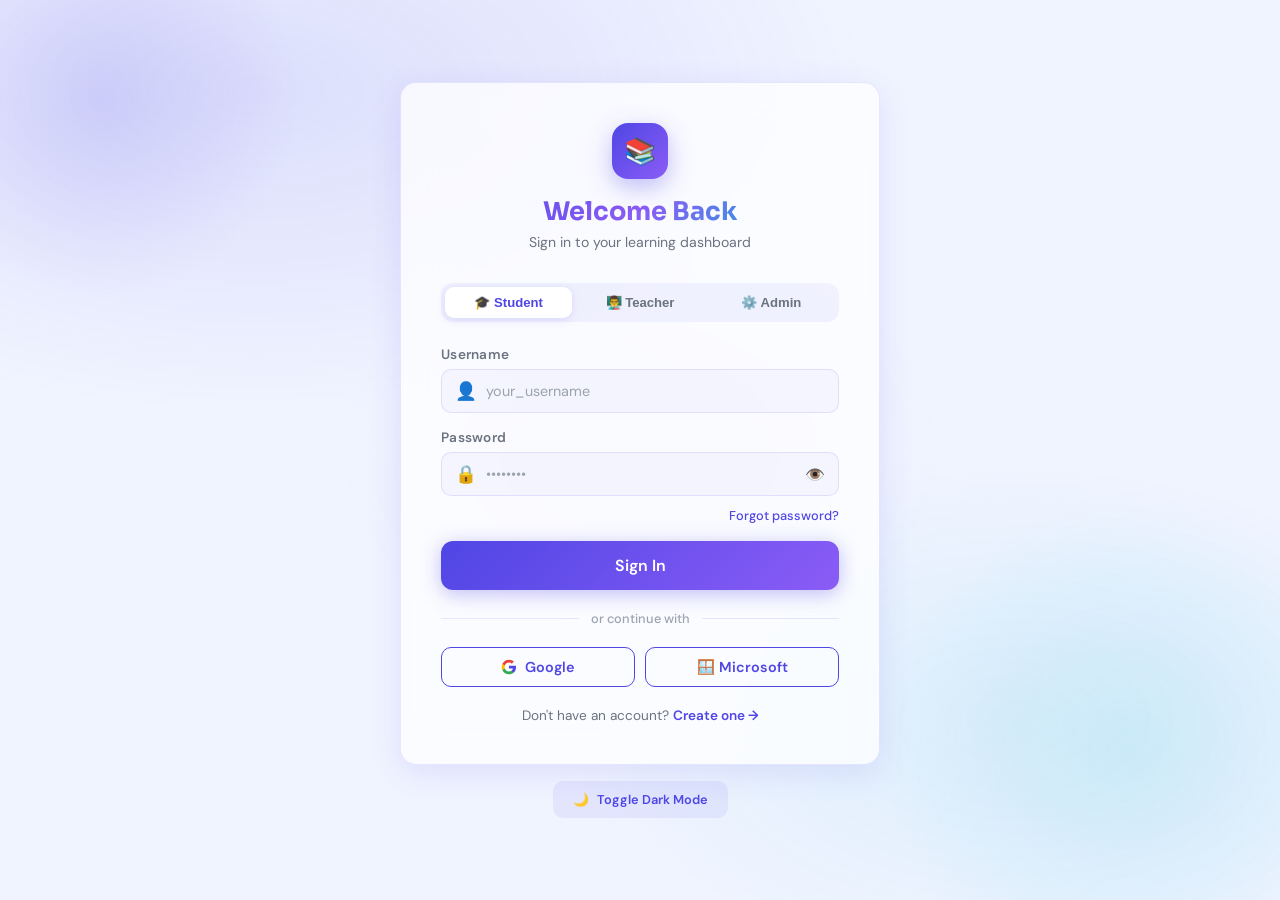
<file: frontend/login.html>
<!DOCTYPE html>
<html lang="en">

<head>
  <meta charset="UTF-8">
  <meta name="viewport" content="width=device-width, initial-scale=1.0">
  <title>Login — Remote Education Tutor</title>
  <link rel="stylesheet" href="css/styles.css">
  <style>
    .auth-page {
      min-height: 100vh;
      display: flex;
      align-items: center;
      justify-content: center;
      padding: 24px;
      position: relative;
      z-index: 1;
    }

    .auth-container {
      width: 100%;
      max-width: 480px;
      animation: pageFade 0.6s ease;
    }

    .auth-card {
      padding: 40px;
    }

    .auth-header {
      text-align: center;
      margin-bottom: 32px;
    }

    .auth-logo {
      display: inline-flex;
      align-items: center;
      justify-content: center;
      width: 56px;
      height: 56px;
      background: linear-gradient(135deg, var(--primary), var(--accent2));
      border-radius: 16px;
      font-size: 1.6rem;
      color: white;
      box-shadow: 0 8px 24px rgba(79, 70, 229, 0.35);
      margin-bottom: 16px;
      animation: float 3s ease-in-out infinite;
    }

    .auth-title {
      font-size: 1.6rem;
      margin-bottom: 6px;
    }

    .auth-sub {
      color: var(--text-muted);
      font-size: 0.88rem;
    }

    .role-tabs {
      display: flex;
      background: rgba(79, 70, 229, 0.06);
      border-radius: 12px;
      padding: 4px;
      gap: 4px;
      margin-bottom: 24px;
    }

    .role-tab {
      flex: 1;
      padding: 8px;
      text-align: center;
      border-radius: 9px;
      cursor: pointer;
      font-size: 0.82rem;
      font-weight: 600;
      color: var(--text-muted);
      transition: var(--transition);
      border: none;
      background: transparent;
    }

    .role-tab.active {
      background: white;
      color: var(--primary);
      box-shadow: 0 2px 8px rgba(79, 70, 229, 0.15);
    }

    [data-theme="dark"] .role-tab.active {
      background: rgba(79, 70, 229, 0.2);
    }

    .form-stack {
      display: flex;
      flex-direction: column;
      gap: 16px;
    }

    .forgot-link {
      text-align: right;
      margin-top: -8px;
    }

    .forgot-link a {
      color: var(--primary);
      text-decoration: none;
      font-size: 0.8rem;
      font-weight: 500;
      transition: var(--transition);
    }

    .forgot-link a:hover {
      opacity: 0.75;
    }

    .auth-footer {
      text-align: center;
      margin-top: 20px;
      font-size: 0.85rem;
      color: var(--text-muted);
    }

    .auth-footer a {
      color: var(--primary);
      text-decoration: none;
      font-weight: 600;
    }

    .bg-deco {
      position: fixed;
      pointer-events: none;
      z-index: 0;
    }

    .bg-deco-1 {
      top: -100px;
      left: -100px;
      width: 400px;
      height: 400px;
      border-radius: 50%;
      background: radial-gradient(circle, rgba(79, 70, 229, 0.15), transparent 70%);
    }

    .bg-deco-2 {
      bottom: -100px;
      right: -100px;
      width: 500px;
      height: 500px;
      border-radius: 50%;
      background: radial-gradient(circle, rgba(6, 182, 212, 0.1), transparent 70%);
    }

    .pass-toggle {
      position: absolute;
      right: 14px;
      top: 50%;
      transform: translateY(-50%);
      cursor: pointer;
      color: var(--text-light);
      user-select: none;
      transition: var(--transition);
    }

    .pass-toggle:hover {
      color: var(--primary);
    }

    .input-icon {
      position: relative;
    }
  </style>
</head>

<body>
  <div class="bg-deco bg-deco-1"></div>
  <div class="bg-deco bg-deco-2"></div>

  <div class="auth-page">
    <div class="auth-container">
      <div class="glass auth-card">
        <div class="auth-header">
          <div class="auth-logo">📚</div>
          <h1 class="auth-title text-gradient">Welcome Back</h1>
          <p class="auth-sub">Sign in to your learning dashboard</p>
        </div>

        <!-- Role Tabs -->
        <div class="role-tabs" role="tablist">
          <button class="role-tab active" onclick="selectRole('student',this)">🎓 Student</button>
          <button class="role-tab" onclick="selectRole('teacher',this)">👨‍🏫 Teacher</button>
          <button class="role-tab" onclick="selectRole('admin',this)">⚙️ Admin</button>
        </div>

        <form class="form-stack" onsubmit="handleLogin(event)">
          <input type="hidden" id="role-input" value="student">

          <div class="input-group">
            <label class="input-label">Username</label>
            <div class="input-icon">
              <span class="icon">👤</span>
              <input type="text" id="username-field" class="input" placeholder="your_username" required autocomplete="username">
            </div>
          </div>

          <div class="input-group">
            <label class="input-label">Password</label>
            <div class="input-icon" style="position:relative">
              <span class="icon">🔒</span>
              <input type="password" class="input" id="pass-field" placeholder="••••••••" required
                autocomplete="current-password">
              <span class="pass-toggle" onclick="togglePass()">👁️</span>
            </div>
          </div>

          <div class="forgot-link">
            <a href="#" onclick="showForgot(event)">Forgot password?</a>
          </div>

          <button type="submit" class="btn btn-primary btn-lg btn-full" id="login-btn">
            <span id="login-btn-text">Sign In</span>
            <span id="login-loader" class="loader" style="display:none"></span>
          </button>
        </form>

        <div class="divider" style="margin:20px 0">or continue with</div>

        <div style="display:flex;gap:10px">
          <button class="btn btn-outline btn-full" onclick="showToast('Google login coming soon','info')">
            <svg width="16" height="16" viewBox="0 0 24 24">
              <path fill="currentColor"
                d="M22.56 12.25c0-.78-.07-1.53-.2-2.25H12v4.26h5.92c-.26 1.37-1.04 2.53-2.21 3.31v2.77h3.57c2.08-1.92 3.28-4.74 3.28-8.09z" />
              <path fill="#34A853"
                d="M12 23c2.97 0 5.46-.98 7.28-2.66l-3.57-2.77c-.98.66-2.23 1.06-3.71 1.06-2.86 0-5.29-1.93-6.16-4.53H2.18v2.84C3.99 20.53 7.7 23 12 23z" />
              <path fill="#FBBC05"
                d="M5.84 14.09c-.22-.66-.35-1.36-.35-2.09s.13-1.43.35-2.09V7.07H2.18C1.43 8.55 1 10.22 1 12s.43 3.45 1.18 4.93l2.85-2.22.81-.62z" />
              <path fill="#EA4335"
                d="M12 5.38c1.62 0 3.06.56 4.21 1.64l3.15-3.15C17.45 2.09 14.97 1 12 1 7.7 1 3.99 3.47 2.18 7.07l3.66 2.84c.87-2.6 3.3-4.53 6.16-4.53z" />
            </svg>
            Google
          </button>
          <button class="btn btn-outline btn-full" onclick="showToast('Microsoft login coming soon','info')">
            🪟 Microsoft
          </button>
        </div>

        <p class="auth-footer">
          Don't have an account? <a href="register.html">Create one →</a>
        </p>
      </div>

      <!-- Dark mode -->
      <div style="text-align:center;margin-top:16px">
        <button class="btn btn-ghost theme-btn" style="font-size:0.8rem">
          <span class="theme-icon">🌙</span> Toggle Dark Mode
        </button>
      </div>
    </div>
  </div>

  <!-- Forgot Password Modal -->
  <div id="forgot-modal"
    style="display:none;position:fixed;inset:0;background:rgba(0,0,0,0.4);backdrop-filter:blur(4px);z-index:200;align-items:center;justify-content:center;padding:24px">
    <div class="glass" style="width:100%;max-width:400px;padding:32px;animation:slideDown 0.3s ease">
      <h3 style="margin-bottom:8px">Reset Password</h3>
      <p class="text-muted text-sm" style="margin-bottom:20px">Enter your email to receive a reset link.</p>
      <div class="input-group">
        <label class="input-label">Email Address</label>
        <div class="input-icon">
          <span class="icon">📧</span>
          <input type="email" class="input" placeholder="you@example.com">
        </div>
      </div>
      <div style="display:flex;gap:10px;margin-top:20px">
        <button class="btn btn-outline btn-full" onclick="closeForgot()">Cancel</button>
        <button class="btn btn-primary btn-full" onclick="sendReset()">Send Link</button>
      </div>
    </div>
  </div>

  <script src="js/api.js"></script>
  <script src="js/app.js"></script>
  <script>
    // Redirect if already logged in
    if (Auth.isLoggedIn()) window.location.href = 'dashboard.html';

    function selectRole(role, btn) {
      document.querySelectorAll('.role-tab').forEach(t => t.classList.remove('active'));
      btn.classList.add('active');
      document.getElementById('role-input').value = role;
    }

    function togglePass() {
      const f = document.getElementById('pass-field');
      f.type = f.type === 'password' ? 'text' : 'password';
    }

    async function handleLogin(e) {
      e.preventDefault();
      const btn = document.getElementById('login-btn');
      const text = document.getElementById('login-btn-text');
      const loader = document.getElementById('login-loader');

      const passInput  = document.getElementById('pass-field');
      const username   = document.getElementById('username-field').value.trim();
      const password   = passInput.value;

      if (!username || !password) {
        showToast('Please enter your username and password', 'error');
        return;
      }

      btn.disabled = true;
      text.style.display = 'none';
      loader.style.display = 'inline-block';

      try {
        const data = await AuthAPI.login(username, password);
        Auth.setSession(data.access_token, { username: data.username, user_id: data.user_id });
        showToast('Login successful! Redirecting...', 'success');
        setTimeout(() => window.location.href = 'dashboard.html', 900);
      } catch (err) {
        showToast(err.message || 'Login failed. Check your credentials.', 'error');
        btn.disabled = false;
        text.style.display = 'inline';
        loader.style.display = 'none';
      }
    }

    function showForgot(e) {
      e.preventDefault();
      const m = document.getElementById('forgot-modal');
      m.style.display = 'flex';
    }
    function closeForgot() {
      document.getElementById('forgot-modal').style.display = 'none';
    }
    function sendReset() {
      closeForgot();
      showToast('Password reset link sent to your email!', 'success');
    }
  </script>
</body>

</html>
</file>
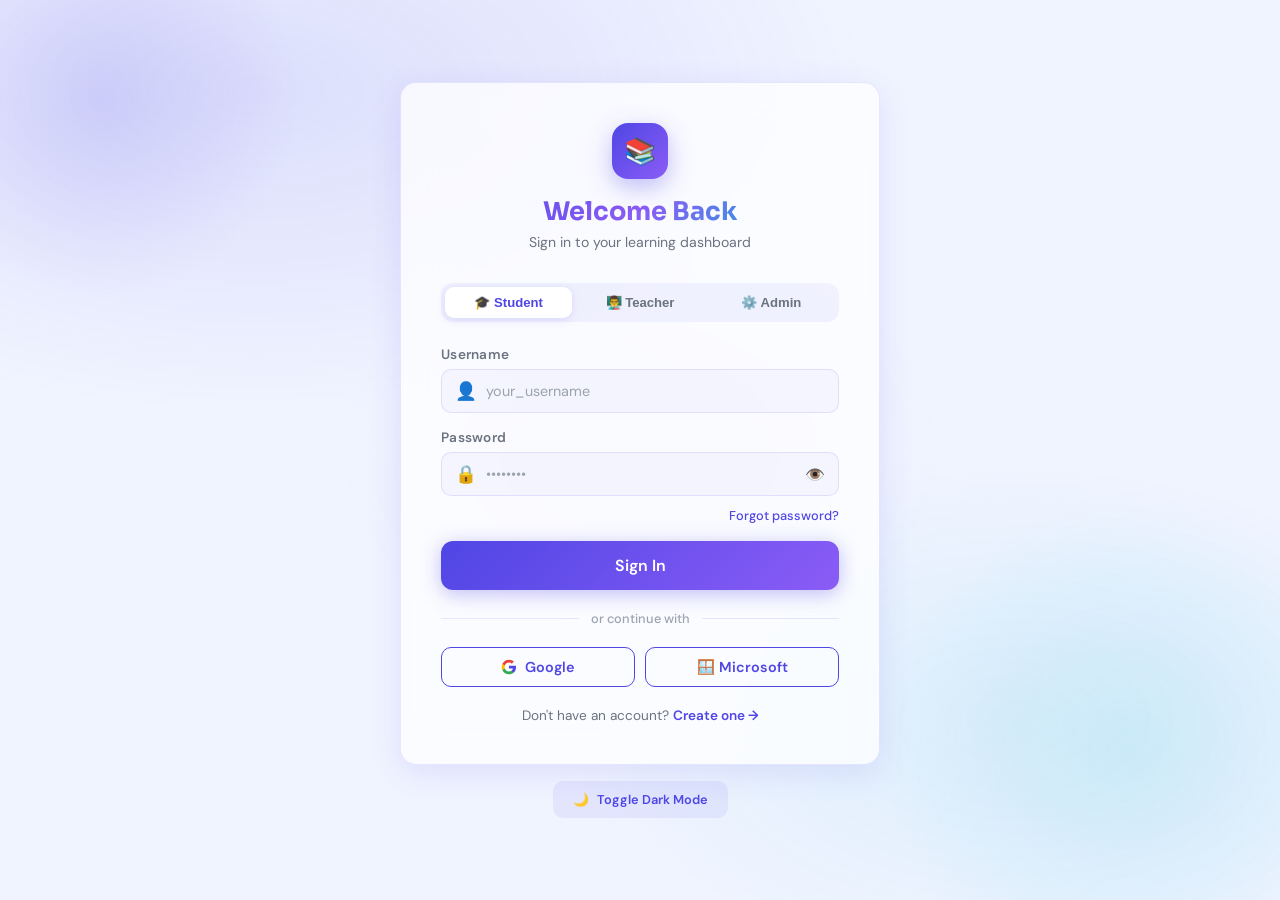
<file: frontend/notes.html>
<!DOCTYPE html>
<html lang="en">

<head>
  <meta charset="UTF-8">
  <meta name="viewport" content="width=device-width, initial-scale=1.0">
  <title>Notes Generator — PadhloAI</title>
  <link rel="stylesheet" href="css/styles.css">
  <style>
    .notes-preview {
      background: white; border-radius: var(--radius); padding: 32px;
      min-height: 500px; box-shadow: var(--shadow); border: 1px solid var(--border);
      font-size: 0.88rem; line-height: 1.8;
    }
    [data-theme="dark"] .notes-preview { background: rgba(20,18,50,0.9); }
    .notes-h1 { font-family: 'Sora',sans-serif; font-size: 1.3rem; font-weight: 800; margin-bottom: 8px; color: var(--primary); }
    .notes-h2 { font-family: 'Sora',sans-serif; font-size: 1rem; font-weight: 700; margin: 20px 0 8px; color: var(--text); border-left: 3px solid var(--primary); padding-left: 10px; }
    .notes-h3 { font-size: 0.88rem; font-weight: 700; margin: 12px 0 4px; color: var(--accent2); }
    .notes-ul { list-style: none; padding: 0; margin: 6px 0; }
    .notes-ul li { padding: 3px 0 3px 20px; position: relative; }
    .notes-ul li::before { content: '→'; position: absolute; left: 0; color: var(--primary); font-weight: 700; }
    .notes-formula { background: rgba(6,182,212,0.06); border: 1px solid rgba(6,182,212,0.2); border-radius: 8px; padding: 10px 14px; margin: 8px 0; font-family: monospace; font-size: 0.9rem; color: var(--accent); }
    .notes-tag { display: inline-block; padding: 2px 8px; border-radius: 4px; font-size: 0.7rem; font-weight: 700; background: rgba(16,185,129,0.1); color: var(--success); margin-right: 6px; }
    .generating-overlay { display: none; position: absolute; inset: 0; background: var(--bg-card); backdrop-filter: blur(8px); border-radius: var(--radius); align-items: center; justify-content: center; flex-direction: column; gap: 16px; z-index: 10; }
    .generating-overlay.show { display: flex; }
    .gen-spinner { width: 48px; height: 48px; border: 3px solid rgba(79,70,229,0.15); border-top-color: var(--primary); border-radius: 50%; animation: spin 0.8s linear infinite; }
    .chapter-card { padding: 12px 14px; border-radius: 10px; border: 1.5px solid var(--border); cursor: pointer; transition: var(--transition); display: flex; align-items: center; gap: 10px; }
    .chapter-card:hover { border-color: var(--primary); background: rgba(79,70,229,0.04); }
    .chapter-card.selected { border-color: var(--primary); background: rgba(79,70,229,0.08); }
    .export-btns { display: flex; gap: 10px; flex-wrap: wrap; }
    .ai-notes-content h2 { font-family: 'Sora',sans-serif; font-size: 1rem; font-weight: 700; margin: 18px 0 8px; border-left: 3px solid var(--primary); padding-left: 10px; color: var(--text); }
    .ai-notes-content h3 { font-size: 0.88rem; font-weight: 700; margin: 10px 0 4px; color: var(--accent2); }
    .ai-notes-content ul { list-style: none; padding: 0; margin: 6px 0; }
    .ai-notes-content ul li { padding: 3px 0 3px 20px; position: relative; }
    .ai-notes-content ul li::before { content: '→'; position: absolute; left: 0; color: var(--primary); font-weight: 700; }
    .ai-notes-content p { margin: 6px 0; }
    .ai-notes-content strong { font-weight: 700; }
    .ai-notes-content code { background: rgba(6,182,212,0.08); border: 1px solid rgba(6,182,212,0.2); border-radius: 4px; padding: 2px 6px; font-family: monospace; font-size: 0.88em; color: var(--accent); }
    .doc-selector-item { padding: 10px 14px; border-radius: 10px; border: 1.5px solid var(--border); cursor: pointer; transition: var(--transition); display: flex; align-items: center; gap: 10px; margin-bottom: 6px; }
    .doc-selector-item:hover { border-color: var(--primary); background: rgba(79,70,229,0.04); }
    .doc-selector-item.selected { border-color: var(--primary); background: rgba(79,70,229,0.08); }

    /* PDF print styles — only applied inside the hidden print iframe */
    @media print {
      body * { visibility: hidden; }
      #print-area, #print-area * { visibility: visible; }
      #print-area { position: fixed; inset: 0; padding: 32px; font-size: 12pt; line-height: 1.7; }
    }
  </style>
</head>

<body>
  <!-- Hidden print area — cloned content goes here before window.print() -->
  <div id="print-area" style="display:none"></div>

  <script src="js/api.js"></script>
  <script>requireAuth();</script>
  <script src="js/layout.js"></script>
  <script>renderLayout('Notes Generator', 'notes.html');</script>

  <main class="main-content page-content">
    <div style="margin-bottom:24px">
      <h2 style="font-size:1.4rem;margin-bottom:6px">AI Notes Generator</h2>
      <p class="text-muted text-sm">Generate structured notes from your uploaded textbooks using Gemini AI.</p>
    </div>

    <div class="grid-2" style="gap:24px">
      <!-- Controls -->
      <div>
        <!-- Step 1: Pick a document -->
        <div class="card mb-4">
          <h4 style="font-size:0.9rem;margin-bottom:14px">📚 Step 1 — Select Your Book</h4>
          <div id="doc-list-notes">
            <div style="text-align:center;padding:16px;opacity:0.5;font-size:0.85rem">Loading your books...</div>
          </div>
          <div id="no-docs-msg" style="display:none;padding:12px;border-radius:10px;background:rgba(245,158,11,0.06);border:1px solid rgba(245,158,11,0.15)">
            <p style="font-size:0.82rem;color:var(--warning);margin-bottom:8px">⚠️ No books uploaded yet.</p>
            <a href="upload.html" class="btn btn-primary btn-sm">📤 Upload a Book First</a>
          </div>
        </div>

        <!-- Step 2: Topic / Chapter name -->
        <div class="card mb-4">
          <h4 style="font-size:0.9rem;margin-bottom:14px">📝 Step 2 — What to cover?</h4>
          <div class="form-stack" style="display:flex;flex-direction:column;gap:12px">
            <div class="input-group">
              <label class="input-label">Chapter / Topic Name</label>
              <input type="text" id="chapter-input" class="input"
                placeholder="e.g. Newton's Laws, Photosynthesis, Quadratic Equations">
            </div>

            <div class="input-group">
              <label class="input-label">Notes Style</label>
              <div style="display:grid;grid-template-columns:1fr 1fr;gap:8px">
                <label class="chapter-card selected" id="style-brief" onclick="selectStyle('brief')">
                  <span>⚡</span>
                  <div><div style="font-size:0.8rem;font-weight:700">Brief</div><div style="font-size:0.68rem;color:var(--text-light)">Key points only</div></div>
                </label>
                <label class="chapter-card" id="style-detailed" onclick="selectStyle('detailed')">
                  <span>📖</span>
                  <div><div style="font-size:0.8rem;font-weight:700">Detailed</div><div style="font-size:0.68rem;color:var(--text-light)">Full explanations</div></div>
                </label>
                <label class="chapter-card" id="style-exam" onclick="selectStyle('exam')">
                  <span>🎯</span>
                  <div><div style="font-size:0.8rem;font-weight:700">Exam Ready</div><div style="font-size:0.68rem;color:var(--text-light)">Q&A format</div></div>
                </label>
                <label class="chapter-card" id="style-visual" onclick="selectStyle('visual')">
                  <span>🗺️</span>
                  <div><div style="font-size:0.8rem;font-weight:700">Visual</div><div style="font-size:0.68rem;color:var(--text-light)">Mind map style</div></div>
                </label>
              </div>
            </div>

            <button class="btn btn-primary btn-lg btn-full" id="gen-btn" onclick="generateNotes()">
              ✨ Generate Notes with Gemini AI
            </button>
          </div>
        </div>

        <!-- Tips -->
        <div class="glass-sm" style="padding:16px">
          <div style="font-size:0.8rem;font-weight:700;margin-bottom:8px">💡 Tips</div>
          <ul style="list-style:none;display:flex;flex-direction:column;gap:6px">
            <li style="font-size:0.78rem;color:var(--text-muted)">🔹 Notes are generated from your uploaded book using Gemini AI</li>
            <li style="font-size:0.78rem;color:var(--text-muted)">🔹 Be specific: "Chapter 5: Newton's Laws" works better than just "Physics"</li>
            <li style="font-size:0.78rem;color:var(--text-muted)">🔹 Rate-limited to 15 req/min on Gemini free tier</li>
            <li style="font-size:0.78rem;color:var(--text-muted)">🔹 Use "📥 Save as PDF" in the export toolbar after generating</li>
          </ul>
        </div>
      </div>

      <!-- Preview -->
      <div>
        <div class="flex items-center justify-between mb-4">
          <h4 style="font-size:0.9rem">📄 Generated Notes</h4>
          <div class="export-btns">
            <button class="btn btn-outline btn-sm" onclick="copyNotes()" id="copy-btn" disabled>
              📋 Copy
            </button>
            <button class="btn btn-primary btn-sm" onclick="downloadPDF()" id="pdf-btn" disabled>
              📥 Save as PDF
            </button>
          </div>
        </div>

        <div style="position:relative">
          <div class="notes-preview" id="notes-preview">
            <div style="text-align:center;padding:60px 20px;opacity:0.5">
              <div style="font-size:3rem;margin-bottom:16px;animation:float 3s ease-in-out infinite">📝</div>
              <h3 style="font-size:1rem;margin-bottom:8px">No Notes Yet</h3>
              <p class="text-sm text-muted">Select a book, enter a topic, and click "Generate Notes".</p>
            </div>
          </div>

          <div class="generating-overlay" id="gen-overlay">
            <div class="gen-spinner"></div>
            <div style="text-align:center">
              <div style="font-weight:700;font-size:0.95rem;margin-bottom:4px">Generating with Gemini AI...</div>
              <div class="text-sm text-muted" id="gen-status">Searching your document...</div>
            </div>
            <div class="progress-bar" style="width:200px">
              <div class="progress-fill" id="gen-bar" style="width:0"></div>
            </div>
          </div>
        </div>
      </div>
    </div>

    <!-- Saved Notes Library -->
    <div style="margin-top:32px" id="library-section">
      <div style="display:flex;align-items:center;justify-content:space-between;margin-bottom:16px;flex-wrap:wrap;gap:10px">
        <div>
          <h3 style="font-size:1rem;margin-bottom:2px">📚 Saved Notes Library</h3>
          <p class="text-muted text-sm">Last 20 notes · stored locally in your browser.</p>
        </div>
      </div>
      <div id="notes-library-grid" style="display:grid;grid-template-columns:repeat(auto-fill,minmax(240px,1fr));gap:14px">
        <div style="text-align:center;padding:40px;opacity:0.4;grid-column:1/-1;font-size:0.85rem">Loading...</div>
      </div>
    </div>

    <!-- Note Viewer Modal -->
    <div id="note-modal-backdrop" style="display:none;position:fixed;inset:0;background:rgba(0,0,0,0.55);backdrop-filter:blur(4px);z-index:9000;align-items:center;justify-content:center;padding:20px">
      <div style="background:var(--bg-card);border:1px solid var(--border);border-radius:var(--radius);width:100%;max-width:780px;max-height:88vh;display:flex;flex-direction:column;box-shadow:var(--shadow-lg)">
        <div style="display:flex;align-items:center;justify-content:space-between;padding:18px 24px;border-bottom:1px solid var(--border);flex-shrink:0">
          <div>
            <div style="font-size:1rem;font-weight:700" id="modal-title">Notes</div>
            <div style="font-size:0.72rem;color:var(--text-muted)" id="modal-meta"></div>
          </div>
          <div style="display:flex;gap:8px;align-items:center">
            <button class="btn btn-outline btn-sm" onclick="modalCopy()">📋 Copy</button>
            <button class="btn btn-primary btn-sm" onclick="modalPrint()">📥 Save PDF</button>
            <button class="btn btn-ghost btn-sm" onclick="closeNoteModal()" style="font-size:1.1rem;padding:4px 10px">✕</button>
          </div>
        </div>
        <div style="overflow-y:auto;padding:28px;flex:1" id="modal-body"></div>
      </div>
    </div>

  </main>

  <script src="js/app.js"></script>
  <script>
    let activeDocumentId = null;
    let activeDocName    = '';
    let notesStyle       = 'brief';
    let lastGeneratedText = '';
    let lastGeneratedTitle = '';

    // ── Load user's uploaded documents ─────────────────────────────
    async function loadDocs() {
      const listEl    = document.getElementById('doc-list-notes');
      const noDocsMsg = document.getElementById('no-docs-msg');
      try {
        const docs = await DocumentsAPI.list();
        if (docs.length === 0) {
          listEl.style.display    = 'none';
          noDocsMsg.style.display = 'block';
          return;
        }
        listEl.innerHTML = docs.map((d, i) => {
          const emoji = d.doc_type === 'pdf' ? '📕' : '📄';
          if (i === 0) { activeDocumentId = d.id; activeDocName = d.filename; }
          return `<div class="doc-selector-item ${i===0?'selected':''}" onclick="selectDoc(${d.id},'${d.filename.replace(/'/g,"\\'")}',this)">
            <span style="font-size:1.2rem">${emoji}</span>
            <div style="flex:1;min-width:0">
              <div style="font-size:0.82rem;font-weight:600;white-space:nowrap;overflow:hidden;text-overflow:ellipsis"
                   title="${d.filename}">${d.filename}</div>
              <div style="font-size:0.7rem;color:var(--text-light)">${d.chunk_count} chunks indexed</div>
            </div>
            ${i===0?'<span style="color:var(--success);font-size:0.8rem">✓</span>':''}
          </div>`;
        }).join('');
      } catch(e) {
        listEl.innerHTML = `<div style="font-size:0.82rem;color:var(--danger)">⚠️ Could not load books. Is the backend running?</div>`;
      }
    }

    function selectDoc(id, filename, el) {
      activeDocumentId = id;
      activeDocName    = filename;
      document.querySelectorAll('.doc-selector-item').forEach(i => {
        i.classList.remove('selected');
        const tick = i.querySelector('span[style*="success"]');
        if (tick) tick.remove();
      });
      el.classList.add('selected');
      el.insertAdjacentHTML('beforeend', '<span style="color:var(--success);font-size:0.8rem">✓</span>');
    }

    function selectStyle(style) {
      document.querySelectorAll('[id^="style-"]').forEach(s => s.classList.remove('selected'));
      document.getElementById(`style-${style}`).classList.add('selected');
      notesStyle = style;
    }

    // ── Generate notes ──────────────────────────────────────────────
    async function generateNotes() {
      if (!activeDocumentId) { showToast('Please upload a book first', 'error'); return; }
      const chapterInput = document.getElementById('chapter-input').value.trim();
      if (!chapterInput) {
        showToast('Please enter a chapter or topic name', 'error');
        document.getElementById('chapter-input').focus();
        return;
      }

      const overlay  = document.getElementById('gen-overlay');
      const statusEl = document.getElementById('gen-status');
      const bar      = document.getElementById('gen-bar');
      const genBtn   = document.getElementById('gen-btn');
      overlay.classList.add('show');
      genBtn.disabled = true;

      // Disable export buttons while generating
      document.getElementById('copy-btn').disabled = true;
      document.getElementById('pdf-btn').disabled  = true;

      const stages = [
        { msg: 'Searching your document...', pct: 20 },
        { msg: 'Retrieving relevant chunks...', pct: 45 },
        { msg: 'Generating with Gemini AI...', pct: 70 },
        { msg: 'Formatting notes...', pct: 90 },
      ];
      let stageIdx = 0;
      const stageTimer = setInterval(() => {
        if (stageIdx < stages.length) {
          statusEl.textContent  = stages[stageIdx].msg;
          bar.style.width       = stages[stageIdx].pct + '%';
          stageIdx++;
        }
      }, 1200);

      try {
        const data = await NotesAPI.generate(activeDocumentId, chapterInput, notesStyle);
        clearInterval(stageTimer);
        bar.style.width = '100%';
        statusEl.textContent = 'Done!';
        setTimeout(() => { overlay.classList.remove('show'); bar.style.width = '0'; }, 400);

        lastGeneratedText  = data.answer;
        lastGeneratedTitle = chapterInput;
        renderNotesHTML(chapterInput, data.answer, data.sources || []);

        // Save to local notes library
        NotesAPI.saveNote(chapterInput, notesStyle, data.answer);
        renderLibrary();

        // Enable export buttons now that we have content
        document.getElementById('copy-btn').disabled = false;
        document.getElementById('pdf-btn').disabled  = false;

        showToast('Notes generated! ✨', 'success');
      } catch(err) {
        clearInterval(stageTimer);
        overlay.classList.remove('show');
        bar.style.width = '0';
        const msg = err.message.includes('429')
          ? '⚠️ Gemini rate-limited (15 RPM on free tier). Wait 60s and try again.'
          : `❌ ${err.message}`;
        showToast(msg, 'error');
      }
      genBtn.disabled = false;
    }

    // ── Markdown → styled HTML renderer ────────────────────────────
    function renderMarkdown(text) {
      let html = text
        // Escape HTML entities first to prevent XSS in content
        .replace(/&/g, '&amp;').replace(/</g, '&lt;').replace(/>/g, '&gt;')
        // Code blocks (restore < > inside them after)
        .replace(/```[\w]*\n?([\s\S]*?)```/g, (_, code) =>
          `<div class="notes-formula" style="white-space:pre-wrap;font-family:monospace;font-size:0.82rem;overflow-x:auto">${code.trim()}</div>`)
        // H1
        .replace(/^# (.+)$/gm, '<div class="notes-h1" style="font-size:1.4rem;margin-top:8px">$1</div>')
        // H2
        .replace(/^## (.+)$/gm, '<div class="notes-h2">$1</div>')
        // H3
        .replace(/^### (.+)$/gm, '<div class="notes-h3">$1</div>')
        // H4
        .replace(/^#### (.+)$/gm, '<div style="font-size:0.85rem;font-weight:700;margin:10px 0 4px;color:var(--text)">$1</div>')
        // Bold
        .replace(/\*\*(.+?)\*\*/g, '<strong>$1</strong>')
        // Italic
        .replace(/\*([^*\n]+?)\*/g, '<em>$1</em>')
        // Inline code
        .replace(/`([^`]+)`/g, '<code>$1</code>')
        // Table rows — detect markdown table lines
        .replace(/^\|(.+)\|$/gm, (line) => {
          if (/^\|[\s\-\|:]+\|$/.test(line)) return ''; // divider row
          const cells = line.slice(1,-1).split('|').map(c => c.trim());
          return `<tr>${cells.map(c => `<td style="border:1px solid var(--border);padding:7px 12px;font-size:0.82rem">${c}</td>`).join('')}</tr>`;
        })
        // Wrap table rows in table
        .replace(/(<tr>[\s\S]*?<\/tr>\n?)+/g, m =>
          `<div style="overflow-x:auto;margin:14px 0"><table style="border-collapse:collapse;width:100%">${m}</table></div>`)
        // Numbered list
        .replace(/^(\d+)\. (.+)$/gm,
          '<li style="padding:4px 0 4px 8px;list-style-type:decimal;margin-left:20px;line-height:1.7">$2</li>')
        // Unordered list
        .replace(/^[-*•] (.+)$/gm,
          '<li style="padding:4px 0 4px 20px;position:relative;line-height:1.7" class="notes-li">$1</li>')
        // Wrap consecutive li into ul
        .replace(/(<li[\s\S]*?<\/li>\n?)+/g, m => `<ul class="notes-ul">${m}</ul>`)
        // Horizontal rule
        .replace(/^---+$/gm, '<hr style="border:none;border-top:1px solid var(--border);margin:18px 0">')
        // Formula lines (lines with = and variable-like content not already processed)
        .replace(/^(?!<)([\w\s\u0391-\u03C9]+\s*=\s*.{3,})$/gm,
          '<div class="notes-formula">$1</div>')
        // Double newline → paragraph
        .replace(/\n{2,}/g, '</p><p style="margin:8px 0">')
        // Single newline
        .replace(/\n/g, '<br>');
      return html;
    }

    function renderNotesHTML(title, rawText, sources) {
      const preview = document.getElementById('notes-preview');
      const html    = renderMarkdown(rawText);

      let sourcesHtml = '';
      if (sources && sources.length > 0) {
        const names = [...new Set(sources.map(s => s.document_filename))].join(', ');
        sourcesHtml = `<div style="margin-top:24px;padding:12px;border-radius:8px;background:rgba(79,70,229,0.06);border-left:3px solid var(--primary);font-size:0.76rem;color:var(--text-muted)">📖 <strong>Source:</strong> ${names}</div>`;
      }

      preview.innerHTML = `
        <div class="notes-h1">📝 ${title}</div>
        <div style="display:flex;gap:6px;margin-bottom:20px;flex-wrap:wrap">
          <span class="notes-tag">AI Generated</span>
          <span class="notes-tag" style="background:rgba(79,70,229,0.1);color:var(--primary)">${notesStyle}</span>
          <span class="notes-tag" style="background:rgba(6,182,212,0.1);color:var(--accent)">Gemini AI</span>
        </div>
        <div class="ai-notes-content"><p style="margin:8px 0">${html}</p></div>
        ${sourcesHtml}`;
    }

    // ── Copy to clipboard ───────────────────────────────────────────
    function copyNotes() {
      if (!lastGeneratedText) { showToast('No notes to copy yet', 'warning'); return; }
      navigator.clipboard.writeText(lastGeneratedText)
        .then(()  => showToast('Notes copied to clipboard!', 'success'))
        .catch(()  => showToast('Could not copy — try selecting text manually', 'error'));
    }

    // ── Download as PDF (using blob + iframe print) ─────────────────
    function downloadPDF() {
      if (!lastGeneratedText) { showToast('Generate notes first', 'warning'); return; }

      const previewEl = document.getElementById('notes-preview');

      // Build a self-contained HTML document for printing
      const printDoc = `<!DOCTYPE html>
<html>
<head>
  <meta charset="UTF-8">
  <title>${lastGeneratedTitle || 'Notes'}</title>
  <style>
    * { box-sizing: border-box; }
    body { font-family: Georgia, serif; font-size: 11pt; line-height: 1.8; color: #111;
           padding: 20mm 18mm; max-width: 210mm; margin: 0 auto; }
    .notes-h1 { font-family: Arial, sans-serif; font-size: 18pt; color: #4f46e5;
                margin-bottom: 6pt; font-weight: 800; }
    .notes-h2 { font-family: Arial, sans-serif; font-size: 13pt; font-weight: 700;
                border-left: 3pt solid #4f46e5; padding-left: 8pt;
                margin: 16pt 0 6pt; color: #111; }
    .notes-h3 { font-size: 11pt; font-weight: 700; margin: 12pt 0 4pt; color: #444; }
    .notes-formula { background: #f0faff; border: 1pt solid #bae6fd; border-radius: 4pt;
                     padding: 6pt 10pt; font-family: monospace; color: #0369a1;
                     white-space: pre-wrap; margin: 6pt 0; }
    .notes-ul { list-style: none; padding: 0; margin: 4pt 0; }
    .notes-ul li { padding: 2pt 0 2pt 16pt; position: relative; }
    .notes-ul li::before { content: "→"; position: absolute; left: 0; color: #4f46e5; }
    .notes-li::before { content: "→"; position: absolute; left: 0; color: #4f46e5; }
    .notes-tag { display: none; }
    code { background: #f0faff; border: 1pt solid #bae6fd; border-radius: 3pt;
           padding: 1pt 4pt; font-family: monospace; font-size: 9pt; }
    table { border-collapse: collapse; width: 100%; margin: 10pt 0; }
    td, th { border: 1pt solid #ccc; padding: 5pt 8pt; font-size: 10pt; }
    hr { border: none; border-top: 1pt solid #ddd; margin: 14pt 0; }
    @page { margin: 0; size: A4; }
  </style>
</head>
<body>
  ${previewEl.innerHTML}
</body>
</html>`;

      // Open in new tab so user can print/save-as-PDF cleanly
      const blob = new Blob([printDoc], { type: 'text/html' });
      const url  = URL.createObjectURL(blob);
      const win  = window.open(url, '_blank');
      if (win) {
        win.addEventListener('load', () => { win.print(); URL.revokeObjectURL(url); });
      } else {
        // Fallback: trigger inline print
        const printArea = document.getElementById('print-area');
        printArea.style.display = 'block';
        printArea.innerHTML = previewEl.innerHTML;
        window.print();
        setTimeout(() => { printArea.style.display = 'none'; printArea.innerHTML = ''; }, 500);
      }

      // Auto-save to library after download
      if (lastGeneratedText) {
        NotesAPI.saveNote(lastGeneratedTitle, notesStyle, lastGeneratedText);
      }

      showToast('Opening print dialog — choose "Save as PDF" 📄', 'info', 5000);
    }


    // ── Notes Library ──────────────────────────────────────────────
    let modalNoteText = '', modalNoteTitle = '';

    function renderLibrary() {
      const grid = document.getElementById('notes-library-grid');
      const notes = NotesAPI.getSavedNotes();
      if (!notes.length) {
        grid.innerHTML = '<div style="text-align:center;padding:40px;opacity:0.4;grid-column:1/-1;font-size:0.85rem">📭 No saved notes yet. Generate some above!</div>';
        return;
      }
      const emojiMap = { brief:'⚡', detailed:'📖', exam:'🎯', visual:'🗺️' };
      const colorMap = { brief:'rgba(79,70,229,0.08)', detailed:'rgba(16,185,129,0.08)', exam:'rgba(245,158,11,0.08)', visual:'rgba(6,182,212,0.08)' };
      grid.innerHTML = notes.map(n => {
        const date = new Date(n.savedAt).toLocaleDateString('en-IN',{day:'numeric',month:'short',year:'numeric'});
        const preview = (n.content||'').replace(/[#*`\[\]]/g,'').trim().substring(0,90) + '…';
        return `
          <div class="note-card" style="padding:18px;display:flex;flex-direction:column;gap:12px;background:var(--bg-card);border:1px solid var(--border);border-radius:var(--radius);box-shadow:var(--shadow);">
            <div style="display:flex;align-items:flex-start;gap:10px">
              <div style="width:38px;height:38px;border-radius:10px;background:${colorMap[n.style]||'rgba(79,70,229,0.08)'};display:flex;align-items:center;justify-content:center;font-size:1.2rem;flex-shrink:0">${emojiMap[n.style]||'📝'}</div>
              <div style="flex:1;min-width:0">
                <div style="font-size:0.88rem;font-weight:700;white-space:nowrap;overflow:hidden;text-overflow:ellipsis" title="${n.title}">${n.title}</div>
                <div style="font-size:0.7rem;color:var(--text-muted);margin-top:2px">${n.style} · ${date}</div>
              </div>
            </div>
            <div style="font-size:0.76rem;color:var(--text-muted);line-height:1.5;overflow:hidden;display:-webkit-box;-webkit-line-clamp:2;-webkit-box-orient:vertical">${preview}</div>
            <div style="display:flex;gap:6px;margin-top:2px">
              <button class="btn btn-primary btn-sm" style="flex:1;font-size:0.78rem" onclick="openNoteModal(${n.id})">👁 View</button>
              <button class="btn btn-outline btn-sm" style="font-size:0.78rem" onclick="printSavedNote(${n.id})" title="Save as PDF">📥</button>
              <button class="btn btn-ghost btn-sm" style="font-size:0.78rem;color:var(--danger)" onclick="deleteNote(${n.id})" title="Delete">🗑️</button>
            </div>
          </div>`;
      }).join('');
    }

    function openNoteModal(id) {
      const n = NotesAPI.getSavedNotes().find(x => x.id === id);
      if (!n) { showToast('Note not found', 'error'); return; }
      modalNoteText  = n.content;
      modalNoteTitle = n.title;
      const date = new Date(n.savedAt).toLocaleDateString('en-IN',{day:'numeric',month:'short',year:'numeric'});
      document.getElementById('modal-title').textContent = '📝 ' + n.title;
      document.getElementById('modal-meta').textContent  = (n.style||'brief') + ' · saved ' + date;
      document.getElementById('modal-body').innerHTML    =
        '<div class="ai-notes-content"><p style="margin:8px 0">' + renderMarkdown(n.content) + '</p></div>';
      const b = document.getElementById('note-modal-backdrop');
      b.style.display = 'flex';
      b.onclick = e => { if (e.target === b) closeNoteModal(); };
    }

    function closeNoteModal() {
      document.getElementById('note-modal-backdrop').style.display = 'none';
      modalNoteText = '';
    }

    function modalCopy() {
      if (!modalNoteText) return;
      navigator.clipboard.writeText(modalNoteText)
        .then(() => showToast('Copied!', 'success'))
        .catch(() => showToast('Copy failed', 'error'));
    }

    function modalPrint() { _printNote(modalNoteTitle, document.getElementById('modal-body').innerHTML); }

    function printSavedNote(id) {
      const n = NotesAPI.getSavedNotes().find(x => x.id === id);
      if (!n) return;
      _printNote(n.title, '<div class="ai-notes-content"><p>' + renderMarkdown(n.content) + '</p></div>');
    }

    function _printNote(title, bodyHtml) {
      const doc = `<!DOCTYPE html><html><head><meta charset="UTF-8"><title>${title}</title>
<style>*{box-sizing:border-box}body{font-family:Georgia,serif;font-size:11pt;line-height:1.8;color:#111;padding:20mm 18mm}
h2{font-family:Arial,sans-serif;font-size:13pt;font-weight:700;border-left:3pt solid #4f46e5;padding-left:8pt;margin:14pt 0 6pt}
h3{font-size:11pt;font-weight:700;margin:10pt 0 4pt;color:#444}ul{list-style:none;padding:0;margin:4pt 0}
li{padding:2pt 0 2pt 16pt;position:relative}li::before{content:"→";position:absolute;left:0;color:#4f46e5}
code{background:#f0faff;border:1pt solid #bae6fd;border-radius:3pt;padding:1pt 4pt;font-family:monospace;font-size:9pt}
.notes-tag{display:none}table{border-collapse:collapse;width:100%}td,th{border:1pt solid #ccc;padding:5pt 8pt}
@page{margin:0;size:A4}</style></head><body>${bodyHtml}</body></html>`;
      const win = window.open(URL.createObjectURL(new Blob([doc],{type:'text/html'})),'_blank');
      if (win) win.addEventListener('load', () => win.print());
      showToast('Choose "Save as PDF" in print dialog 📄', 'info', 5000);
    }

    function deleteNote(id) {
      if (!confirm('Delete this note?')) return;
      NotesAPI.deleteNote(id);
      renderLibrary();
      showToast('Note deleted', 'success');
    }

    document.addEventListener('keydown', e => { if (e.key === 'Escape') closeNoteModal(); });

    // ── Handle preview from pdfs.html "View" button ─────────────────
    // pdfs.html stores the note id in sessionStorage('open_note_id')
    function checkSessionPreview() {
      const noteId = sessionStorage.getItem('open_note_id');
      if (noteId) {
        sessionStorage.removeItem('open_note_id');
        // Scroll to library and open the modal
        setTimeout(() => {
          document.getElementById('library-section').scrollIntoView({ behavior: 'smooth' });
          openNoteModal(parseInt(noteId));
        }, 400);
      }
    }

    document.addEventListener('DOMContentLoaded', () => { loadDocs(); renderLibrary(); checkSessionPreview(); });
  </script>
</body>
</html>
</file>
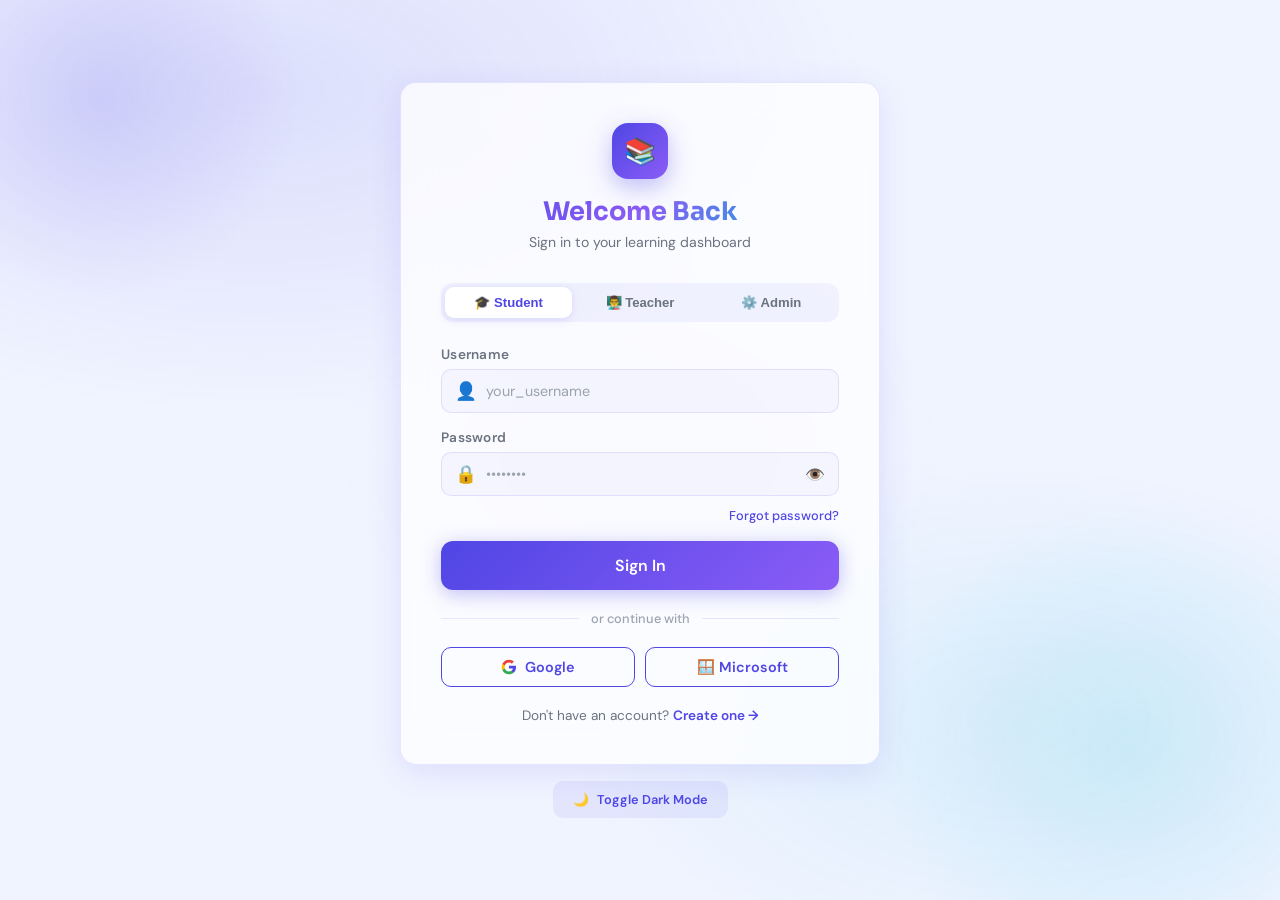
<file: frontend/pdfs.html>
<!DOCTYPE html>
<html lang="en">

<head>
  <meta charset="UTF-8">
  <meta name="viewport" content="width=device-width, initial-scale=1.0">
  <title>My Books — PadhloAI</title>
  <link rel="stylesheet" href="css/styles.css">
  <style>
    .pdf-card {
      background: var(--bg-card);
      backdrop-filter: blur(16px);
      border: 1px solid var(--border);
      border-radius: var(--radius);
      padding: 20px;
      transition: var(--transition);
      position: relative;
      overflow: hidden;
    }
    .pdf-card::before {
      content: '';
      position: absolute;
      top: 0; left: 0; right: 0;
      height: 3px;
      border-radius: var(--radius) var(--radius) 0 0;
      background: linear-gradient(90deg, var(--success), var(--accent));
      opacity: 0;
      transition: var(--transition);
    }
    .pdf-card:hover { transform: translateY(-4px); box-shadow: var(--shadow-lg); }
    .pdf-card:hover::before { opacity: 1; }
    .pdf-icon-wrap {
      width: 52px; height: 52px; border-radius: 14px;
      display: flex; align-items: center; justify-content: center;
      font-size: 1.5rem; margin-bottom: 14px; transition: var(--transition);
    }
    .pdf-card:hover .pdf-icon-wrap { transform: rotate(-5deg) scale(1.05); }
    .pdf-meta { display: flex; align-items: center; gap: 8px; flex-wrap: wrap; margin: 10px 0; }
    .pdf-actions { display: flex; gap: 8px; margin-top: 14px; }
    .filter-tab {
      padding: 7px 16px; border-radius: 99px; font-size: 0.8rem; font-weight: 600;
      border: 1.5px solid var(--border); cursor: pointer; transition: var(--transition);
      color: var(--text-muted); background: transparent;
    }
    .filter-tab.active { background: var(--primary); color: white; border-color: var(--primary); }
    .storage-bar { height: 8px; border-radius: 99px; background: rgba(79,70,229,0.1); overflow: hidden; margin: 8px 0; }
    .storage-fill { height: 100%; border-radius: 99px; background: linear-gradient(90deg, var(--primary), var(--accent2)); transition: width 1.2s ease; }
    .list-item {
      display: flex; align-items: center; gap: 14px; padding: 14px;
      border-radius: 10px; border: 1px solid var(--border); transition: var(--transition);
    }
    .list-item:hover { background: rgba(79,70,229,0.04); border-color: var(--primary-light); transform: translateX(4px); }
    .view-toggle { display: flex; gap: 4px; background: rgba(79,70,229,0.06); border-radius: 8px; padding: 3px; }
    .view-btn {
      padding: 5px 10px; border-radius: 6px; border: none; cursor: pointer;
      font-size: 0.8rem; transition: var(--transition); background: transparent; color: var(--text-muted);
    }
    .view-btn.active { background: white; color: var(--primary); box-shadow: 0 1px 4px rgba(0,0,0,0.08); }
    [data-theme="dark"] .view-btn.active { background: rgba(79,70,229,0.2); }

    /* Confirm dialog */
    .confirm-backdrop {
      position: fixed; inset: 0; background: rgba(0,0,0,0.5);
      backdrop-filter: blur(4px); z-index: 9999;
      display: flex; align-items: center; justify-content: center;
      opacity: 0; pointer-events: none; transition: opacity 0.2s ease;
    }
    .confirm-backdrop.show { opacity: 1; pointer-events: all; }
    .confirm-box {
      background: var(--bg-card); border: 1px solid var(--border);
      border-radius: var(--radius); padding: 28px; max-width: 380px; width: 90%;
      box-shadow: var(--shadow-lg); transform: scale(0.95); transition: transform 0.2s ease;
    }
    .confirm-backdrop.show .confirm-box { transform: scale(1); }
  </style>
</head>

<body>
  <script src="js/api.js"></script>
  <script>requireAuth();</script>
  <script src="js/layout.js"></script>
  <script>renderLayout('My Books', 'pdfs.html');</script>

  <!-- Confirm Delete Dialog -->
  <div class="confirm-backdrop" id="confirm-backdrop">
    <div class="confirm-box">
      <div style="font-size:2rem;margin-bottom:12px">🗑️</div>
      <h3 style="font-size:1rem;margin-bottom:8px">Delete this book?</h3>
      <p style="font-size:0.83rem;color:var(--text-muted);margin-bottom:20px;line-height:1.5">
        This will permanently remove the book and all its indexed chunks from the vector store.
        Your generated notes and test results will remain.
      </p>
      <div style="display:flex;gap:10px;justify-content:flex-end">
        <button class="btn btn-outline" onclick="closeConfirm()">Cancel</button>
        <button class="btn btn-danger" id="confirm-delete-btn" onclick="executeDelete()">Delete</button>
      </div>
    </div>
  </div>

  <main class="main-content page-content">

    <!-- Header -->
    <div style="display:flex;align-items:center;justify-content:space-between;margin-bottom:24px;flex-wrap:wrap;gap:12px">
      <div>
        <h2 style="font-size:1.4rem;margin-bottom:4px">My Books</h2>
        <p class="text-muted text-sm">Uploaded textbooks indexed and ready for AI tutoring.</p>
      </div>
      <div style="display:flex;gap:10px;flex-wrap:wrap">
        <div class="search-bar">
          <input type="text" class="input" placeholder="Search books..." style="width:220px;padding-left:40px"
            oninput="filterBooks(this.value)">
        </div>
        <a href="upload.html" class="btn btn-primary">+ Upload Book</a>
      </div>
    </div>

    <!-- Stats bar -->
    <div class="card mb-6" style="padding:20px">
      <div style="display:flex;align-items:center;justify-content:space-between;flex-wrap:wrap;gap:16px">
        <div style="display:flex;gap:24px;flex-wrap:wrap">
          <div>
            <div style="font-size:1.4rem;font-weight:800;font-family:'Sora',sans-serif;color:var(--primary)" id="stat-total">—</div>
            <div style="font-size:0.72rem;color:var(--text-muted)">Books</div>
          </div>
          <div>
            <div style="font-size:1.4rem;font-weight:800;font-family:'Sora',sans-serif;color:var(--success)" id="stat-pdfs">—</div>
            <div style="font-size:0.72rem;color:var(--text-muted)">PDFs</div>
          </div>
          <div>
            <div style="font-size:1.4rem;font-weight:800;font-family:'Sora',sans-serif;color:var(--accent)" id="stat-chunks">—</div>
            <div style="font-size:0.72rem;color:var(--text-muted)">Total Chunks</div>
          </div>
          <div>
            <div style="font-size:1.4rem;font-weight:800;font-family:'Sora',sans-serif;color:var(--warning)" id="stat-size">—</div>
            <div style="font-size:0.72rem;color:var(--text-muted)">Total Size</div>
          </div>
        </div>
        <div style="min-width:180px">
          <div style="display:flex;justify-content:space-between;font-size:0.75rem;color:var(--text-muted);margin-bottom:4px">
            <span>Storage Used</span>
            <span id="storage-label">—</span>
          </div>
          <div class="storage-bar">
            <div class="storage-fill" id="storage-bar" style="width:0"></div>
          </div>
          <div style="font-size:0.68rem;color:var(--text-light)" id="storage-sub">Calculating...</div>
        </div>
      </div>
    </div>

    <!-- Filters & View Toggle -->
    <div style="display:flex;align-items:center;justify-content:space-between;margin-bottom:16px;flex-wrap:wrap;gap:12px">
      <div style="display:flex;gap:8px;flex-wrap:wrap">
        <button class="filter-tab active" id="tab-all"   onclick="setFilter('all',this)">All</button>
        <button class="filter-tab"        id="tab-books" onclick="setFilter('books',this)">📚 Books</button>
        <button class="filter-tab"        id="tab-notes" onclick="setFilter('notes',this)">📝 Notes</button>
        <button class="filter-tab"        id="tab-tests" onclick="setFilter('tests',this)">🎯 Tests</button>
      </div>
      <div class="view-toggle">
        <button class="view-btn active" id="grid-btn" onclick="setView('grid',this)">⊞ Grid</button>
        <button class="view-btn"        id="list-btn" onclick="setView('list',this)">☰ List</button>
      </div>
    </div>

    <!-- Grid View -->
    <div id="grid-view" style="display:grid;grid-template-columns:repeat(auto-fill,minmax(220px,1fr));gap:16px">
      <div style="grid-column:1/-1;text-align:center;padding:60px 20px;opacity:0.5">
        <div style="font-size:2rem;margin-bottom:12px">⏳</div>
        <p class="text-sm">Loading your library...</p>
      </div>
    </div>

    <!-- List View (hidden) -->
    <div id="list-view" style="display:none;flex-direction:column;gap:8px"></div>

    <!-- Notes View (hidden) -->
    <div id="notes-view" style="display:none;flex-direction:column;gap:10px"></div>

    <!-- Tests View (hidden) -->
    <div id="tests-view" style="display:none;flex-direction:column;gap:10px"></div>

  </main>

  <script src="js/app.js"></script>
  <script>
    let allDocs = [];
    let allResults = [];
    let allNotes = [];
    let pendingDeleteId = null;
    let pendingDeleteEl = null;
    let currentFilter = 'all';

    // ── Confirm dialog helpers ──────────────────────────────────────
    function openConfirm(id, el) {
      pendingDeleteId = id;
      pendingDeleteEl = el;
      document.getElementById('confirm-backdrop').classList.add('show');
    }
    function closeConfirm() {
      pendingDeleteId = null;
      pendingDeleteEl = null;
      document.getElementById('confirm-backdrop').classList.remove('show');
    }
    document.getElementById('confirm-backdrop').addEventListener('click', function(e) {
      if (e.target === this) closeConfirm();
    });

    async function executeDelete() {
      const id = pendingDeleteId;
      const el = pendingDeleteEl;
      if (!id || !el) return;
      const btn = document.getElementById('confirm-delete-btn');
      btn.textContent = 'Deleting…';
      btn.disabled = true;
      try {
        await DocumentsAPI.delete(id);
        closeConfirm();
        el.style.transition = 'all 0.3s ease';
        el.style.transform  = 'scale(0.85)';
        el.style.opacity    = '0';
        setTimeout(() => {
          el.remove();
          allDocs = allDocs.filter(d => d.id !== id);
          updateStats();
          const remaining = document.querySelectorAll('#grid-view .pdf-card, #list-view .list-item');
          if (remaining.length === 0) renderView(currentFilter);
        }, 300);
        showToast('Book deleted successfully', 'success');
      } catch (err) {
        showToast('Delete failed: ' + err.message, 'error');
      } finally {
        btn.textContent = 'Delete';
        btn.disabled = false;
      }
    }

    // ── Stats ───────────────────────────────────────────────────────
    function updateStats() {
      const totalMB  = allDocs.reduce((s, d) => s + (d.original_size || 0), 0) / 1024 / 1024;
      const pdfCount = allDocs.filter(d => d.doc_type === 'pdf').length;
      const chunks   = allDocs.reduce((s, d) => s + (d.chunk_count || 0), 0);
      const pct      = Math.min((totalMB / 100) * 100, 100);

      document.getElementById('stat-total').textContent  = allDocs.length;
      document.getElementById('stat-pdfs').textContent   = pdfCount;
      document.getElementById('stat-chunks').textContent = chunks;
      document.getElementById('stat-size').textContent   = totalMB < 1
        ? (totalMB * 1024).toFixed(0) + ' KB' : totalMB.toFixed(1) + ' MB';
      document.getElementById('storage-label').textContent = totalMB.toFixed(1) + ' MB / 100 MB';
      document.getElementById('storage-sub').textContent   =
        pct.toFixed(0) + '% used · ' + (100 - totalMB).toFixed(1) + ' MB free';

      // Tab counts
      document.getElementById('tab-all').textContent   = `All (${allDocs.length + allNotes.length + allResults.length})`;
      document.getElementById('tab-books').textContent = `📚 Books (${allDocs.length})`;
      document.getElementById('tab-notes').textContent = `📝 Notes (${allNotes.length})`;
      document.getElementById('tab-tests').textContent = `🎯 Tests (${allResults.length})`;

      setTimeout(() => {
        document.getElementById('storage-bar').style.width = pct.toFixed(1) + '%';
      }, 300);
    }

    function fmtSize(bytes) {
      if (bytes < 1024 * 1024) return (bytes / 1024).toFixed(0) + ' KB';
      return (bytes / 1024 / 1024).toFixed(1) + ' MB';
    }

    // ── Books (Grid/List) ────────────────────────────────────────────
    function renderGrid(docs) {
      const grid = document.getElementById('grid-view');
      if (!docs.length) {
        grid.innerHTML = `
          <div style="grid-column:1/-1;text-align:center;padding:60px 20px;opacity:0.5">
            <div style="font-size:3rem;margin-bottom:16px">📭</div>
            <h3>No books uploaded yet</h3>
            <p class="text-muted text-sm" style="margin:8px 0 16px">Upload your first textbook to get started</p>
            <a href="upload.html" class="btn btn-primary">+ Upload Book</a>
          </div>`;
        return;
      }
      grid.innerHTML = docs.map(doc => {
        const emoji  = doc.doc_type === 'pdf' ? '📗' : '📄';
        const nameEl = doc.filename.length > 36 ? doc.filename.substring(0, 33) + '…' : doc.filename;
        return `
          <div class="pdf-card" data-id="${doc.id}" data-name="${doc.filename.toLowerCase()}">
            <div class="pdf-icon-wrap" style="background:rgba(16,185,129,0.1)">${emoji}</div>
            <div style="font-size:0.9rem;font-weight:700;margin-bottom:4px;line-height:1.3"
                 title="${doc.filename}">${nameEl}</div>
            <div class="pdf-meta">
              <span class="badge badge-success" style="font-size:0.65rem">Indexed</span>
              <span class="badge" style="font-size:0.65rem;background:rgba(6,182,212,0.1);color:var(--accent)">${doc.doc_type.toUpperCase()}</span>
            </div>
            <div style="font-size:0.72rem;color:var(--text-light)">${fmtSize(doc.original_size)} · ${doc.chunk_count} chunks</div>
            <div class="pdf-actions">
              <button class="btn btn-outline btn-sm" style="flex:1"
                onclick="chatWithDoc(${doc.id}, '${doc.filename.replace(/'/g,"\\'")}')">
                💬 Ask AI
              </button>
              <button class="btn btn-ghost btn-sm"
                onclick="openConfirm(${doc.id}, this.closest('.pdf-card'))"
                title="Delete book">🗑️</button>
            </div>
          </div>`;
      }).join('') + `
        <div onclick="window.location.href='upload.html'"
          style="border:2.5px dashed var(--border);border-radius:var(--radius);padding:20px;
                 display:flex;flex-direction:column;align-items:center;justify-content:center;
                 gap:10px;cursor:pointer;transition:var(--transition);min-height:180px"
          onmouseover="this.style.borderColor='var(--primary)';this.style.background='rgba(79,70,229,0.04)'"
          onmouseout="this.style.borderColor='var(--border)';this.style.background=''">
          <div style="font-size:2rem;opacity:0.3">+</div>
          <div style="font-size:0.8rem;font-weight:600;color:var(--text-light)">Upload New Book</div>
        </div>`;
    }

    function renderList(docs) {
      const list = document.getElementById('list-view');
      if (!docs.length) {
        list.innerHTML = `
          <div style="text-align:center;padding:60px 20px;opacity:0.5">
            <div style="font-size:3rem;margin-bottom:16px">📭</div>
            <p class="text-sm">No books yet. <a href="upload.html" style="color:var(--primary)">Upload one →</a></p>
          </div>`;
        return;
      }
      list.innerHTML = docs.map(doc => `
        <div class="list-item" data-id="${doc.id}" data-name="${doc.filename.toLowerCase()}">
          <div style="font-size:1.3rem;flex-shrink:0">${doc.doc_type === 'pdf' ? '📗' : '📄'}</div>
          <div style="flex:1;min-width:0">
            <div style="font-size:0.85rem;font-weight:700;white-space:nowrap;overflow:hidden;text-overflow:ellipsis"
                 title="${doc.filename}">${doc.filename}</div>
            <div style="font-size:0.72rem;color:var(--text-light)">${doc.chunk_count} chunks · ${fmtSize(doc.original_size)}</div>
          </div>
          <div style="display:flex;align-items:center;gap:10px;flex-shrink:0">
            <span class="badge badge-success" style="font-size:0.65rem">Indexed</span>
            <button class="btn btn-outline btn-sm"
              onclick="chatWithDoc(${doc.id}, '${doc.filename.replace(/'/g,"\\'")}')">💬 Ask AI</button>
            <button class="btn btn-ghost btn-sm"
              onclick="openConfirm(${doc.id}, this.closest('.list-item'))"
              title="Delete">🗑️</button>
          </div>
        </div>`).join('');
    }

    // ── Notes view ───────────────────────────────────────────────────
    function renderNotes() {
      const el = document.getElementById('notes-view');
      if (!allNotes.length) {
        el.innerHTML = `
          <div style="text-align:center;padding:60px 20px;opacity:0.5">
            <div style="font-size:3rem;margin-bottom:16px">📝</div>
            <h3>No notes generated yet</h3>
            <p class="text-muted text-sm" style="margin:8px 0 16px">Generate notes from your uploaded books</p>
            <a href="notes.html" class="btn btn-primary">✨ Go to Notes Generator</a>
          </div>`;
        return;
      }
      el.innerHTML = allNotes.map(n => {
        const date = new Date(n.savedAt);
        const styleEmoji = {brief:'⚡',detailed:'📖',exam:'🎯',visual:'🗺️'}[n.style] || '📝';
        return `
          <div style="padding:16px;border-radius:12px;border:1px solid var(--border);transition:var(--transition);background:var(--bg-card)"
               onmouseover="this.style.borderColor='var(--primary)'" onmouseout="this.style.borderColor='var(--border)'">
            <div style="display:flex;align-items:center;gap:12px">
              <div style="font-size:1.5rem">${styleEmoji}</div>
              <div style="flex:1;min-width:0">
                <div style="font-size:0.88rem;font-weight:700">${n.title}</div>
                <div style="font-size:0.72rem;color:var(--text-light)">${n.style} · ${date.toLocaleDateString()}</div>
              </div>
              <div style="display:flex;gap:6px">
                <button class="btn btn-outline btn-sm" onclick="previewNote(${n.id})">👁️ View</button>
                <button class="btn btn-ghost btn-sm" onclick="deleteNote(${n.id},this.closest('div[style]'))" title="Delete">🗑️</button>
              </div>
            </div>
          </div>`;
      }).join('');
    }

    function previewNote(id) {
      const note = allNotes.find(n => n.id === id);
      if (!note) return;
      // Store the note id — notes.html will read it, scroll to library, and open the modal
      sessionStorage.setItem('open_note_id', String(note.id));
      window.location.href = 'notes.html';
    }

    function deleteNote(id, el) {
      if (!confirm('Delete this note?')) return;
      NotesAPI.deleteNote(id);
      allNotes = allNotes.filter(n => n.id !== id);
      el.style.transition = 'all 0.3s ease';
      el.style.opacity = '0';
      setTimeout(() => { el.remove(); updateStats(); if (!allNotes.length) renderNotes(); }, 300);
      showToast('Note deleted', 'success');
    }

    // ── Tests view ───────────────────────────────────────────────────
    function renderTests() {
      const el = document.getElementById('tests-view');
      if (!allResults.length) {
        el.innerHTML = `
          <div style="text-align:center;padding:60px 20px;opacity:0.5">
            <div style="font-size:3rem;margin-bottom:16px">🎯</div>
            <h3>No tests taken yet</h3>
            <p class="text-muted text-sm" style="margin:8px 0 16px">Generate and take your first MCQ test</p>
            <a href="test.html" class="btn btn-primary">🚀 Go to Test Generator</a>
          </div>`;
        return;
      }
      el.innerHTML = allResults.map(r => {
        const date = new Date(r.taken_at);
        const badgeCls = r.score >= 75 ? 'badge-success' : r.score >= 50 ? 'badge-warning' : 'badge-danger';
        const name = r.document_filename || 'Test #' + r.id;
        return `
          <div style="display:flex;align-items:center;gap:14px;padding:14px;border-radius:12px;border:1px solid var(--border);background:var(--bg-card);transition:var(--transition)"
               onmouseover="this.style.borderColor='var(--primary)'" onmouseout="this.style.borderColor='var(--border)'">
            <div style="width:48px;height:48px;border-radius:12px;background:rgba(79,70,229,0.08);display:flex;align-items:center;justify-content:center;font-size:1.4rem;flex-shrink:0">📋</div>
            <div style="flex:1;min-width:0">
              <div style="font-size:0.88rem;font-weight:700;white-space:nowrap;overflow:hidden;text-overflow:ellipsis"
                   title="${name}">${name}</div>
              <div style="font-size:0.72rem;color:var(--text-light)">${r.total_questions} questions · ${date.toLocaleDateString('en-IN', {day:'numeric',month:'short',year:'numeric'})}</div>
            </div>
            <span class="badge ${badgeCls}" style="font-size:0.8rem;padding:4px 10px">${r.score}%</span>
          </div>`;
      }).join('');
    }

    // ── Filter & view controls ──────────────────────────────────────
    function setFilter(type, btn) {
      currentFilter = type;
      document.querySelectorAll('.filter-tab').forEach(t => t.classList.remove('active'));
      btn.classList.add('active');
      renderView(type);
    }

    function renderView(type) {
      // Hide all views first
      ['grid-view','list-view','notes-view','tests-view'].forEach(id => {
        const el = document.getElementById(id);
        el.style.display = 'none';
      });

      const isGrid = document.getElementById('grid-btn').classList.contains('active');

      if (type === 'notes') {
        document.getElementById('notes-view').style.display = 'flex';
        renderNotes();
      } else if (type === 'tests') {
        document.getElementById('tests-view').style.display = 'flex';
        renderTests();
      } else {
        // 'all' or 'books'
        const docs = type === 'books' ? allDocs : allDocs;
        if (isGrid) {
          document.getElementById('grid-view').style.display = 'grid';
          renderGrid(docs);
        } else {
          document.getElementById('list-view').style.display = 'flex';
          renderList(docs);
        }
      }
    }

    function setView(view, btn) {
      document.querySelectorAll('.view-btn').forEach(b => b.classList.remove('active'));
      btn.classList.add('active');
      if (currentFilter === 'notes' || currentFilter === 'tests') return; // no grid/list for these
      if (view === 'list') {
        document.getElementById('grid-view').style.display = 'none';
        document.getElementById('list-view').style.display = 'flex';
        renderList(allDocs);
      } else {
        document.getElementById('list-view').style.display = 'none';
        document.getElementById('grid-view').style.display = 'grid';
        renderGrid(allDocs);
      }
    }

    function filterBooks(query) {
      const q = query.toLowerCase();
      document.querySelectorAll('.pdf-card[data-name], .list-item[data-name]').forEach(el => {
        el.style.display = !q || el.dataset.name.includes(q) ? '' : 'none';
      });
    }

    function chatWithDoc(id, name) {
      window.location.href = `chat.html?doc=${id}`;
    }

    // ── Load everything ─────────────────────────────────────────────
    async function loadBooks() {
      try {
        allDocs    = await DocumentsAPI.list();
      } catch (err) {
        allDocs = [];
        document.getElementById('grid-view').innerHTML = `
          <div style="grid-column:1/-1;text-align:center;padding:60px 20px;opacity:0.6">
            <div style="font-size:2.5rem;margin-bottom:12px">⚠️</div>
            <p class="text-sm" style="color:var(--danger)">Could not load books. Is the backend running?</p>
            <button class="btn btn-outline" style="margin-top:12px" onclick="loadBooks()">Retry</button>
          </div>`;
      }

      try {
        allResults = await TestsAPI.results();
      } catch(_) { allResults = []; }

      // Load saved notes from localStorage
      allNotes = NotesAPI.getSavedNotes ? NotesAPI.getSavedNotes() : [];

      updateStats();
      renderGrid(allDocs);
    }

    document.addEventListener('DOMContentLoaded', loadBooks);
  </script>
</body>
</html>
</file>
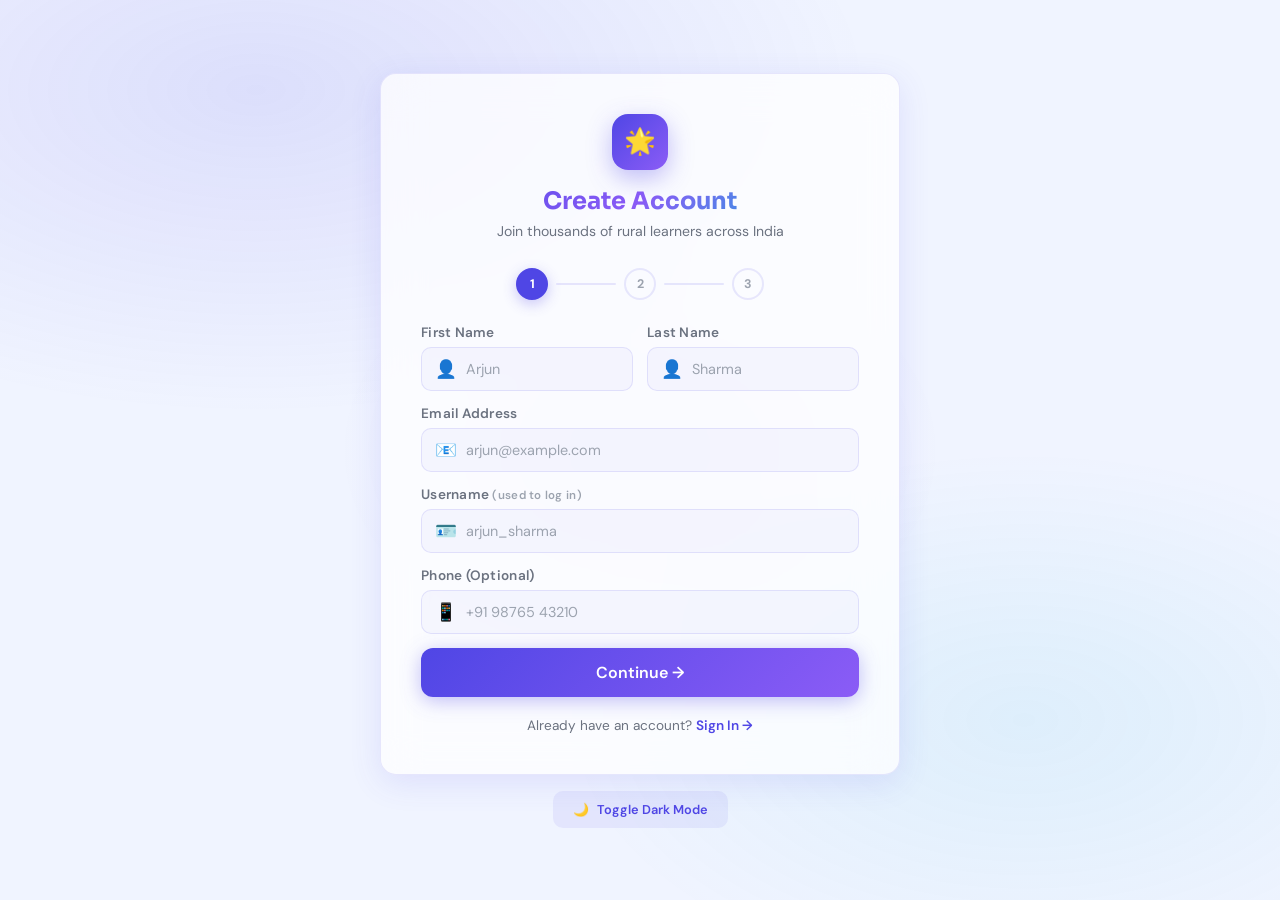
<file: frontend/register.html>
<!DOCTYPE html>
<html lang="en">

<head>
  <meta charset="UTF-8">
  <meta name="viewport" content="width=device-width, initial-scale=1.0">
  <title>Register — Remote Education Tutor</title>
  <link rel="stylesheet" href="css/styles.css">
  <style>
    .auth-page {
      min-height: 100vh;
      display: flex;
      align-items: center;
      justify-content: center;
      padding: 24px;
      position: relative;
      z-index: 1;
    }

    .auth-container {
      width: 100%;
      max-width: 520px;
      animation: pageFade 0.6s ease;
    }

    .auth-card {
      padding: 40px;
    }

    .auth-header {
      text-align: center;
      margin-bottom: 28px;
    }

    .auth-logo {
      display: inline-flex;
      align-items: center;
      justify-content: center;
      width: 56px;
      height: 56px;
      background: linear-gradient(135deg, var(--primary), var(--accent2));
      border-radius: 16px;
      font-size: 1.6rem;
      color: white;
      box-shadow: 0 8px 24px rgba(79, 70, 229, 0.35);
      margin-bottom: 16px;
      animation: float 3s ease-in-out infinite;
    }

    .auth-title {
      font-size: 1.5rem;
      margin-bottom: 6px;
    }

    .auth-sub {
      color: var(--text-muted);
      font-size: 0.88rem;
    }

    .form-stack {
      display: flex;
      flex-direction: column;
      gap: 14px;
    }

    .form-row {
      display: grid;
      grid-template-columns: 1fr 1fr;
      gap: 14px;
    }

    .role-grid {
      display: grid;
      grid-template-columns: repeat(3, 1fr);
      gap: 10px;
      margin-top: 4px;
    }

    .role-card {
      padding: 12px 8px;
      border-radius: 10px;
      border: 1.5px solid var(--border);
      cursor: pointer;
      text-align: center;
      transition: var(--transition);
    }

    .role-card:hover {
      border-color: var(--primary);
      background: rgba(79, 70, 229, 0.05);
    }

    .role-card.selected {
      border-color: var(--primary);
      background: rgba(79, 70, 229, 0.1);
    }

    .role-card .role-emoji {
      font-size: 1.4rem;
      display: block;
      margin-bottom: 4px;
    }

    .role-card .role-label {
      font-size: 0.75rem;
      font-weight: 600;
      color: var(--text-muted);
    }

    .role-card.selected .role-label {
      color: var(--primary);
    }

    .step-indicator {
      display: flex;
      align-items: center;
      gap: 8px;
      margin-bottom: 24px;
      justify-content: center;
    }

    .step {
      width: 32px;
      height: 32px;
      border-radius: 50%;
      display: flex;
      align-items: center;
      justify-content: center;
      font-size: 0.78rem;
      font-weight: 700;
      transition: var(--transition);
      border: 2px solid var(--border);
      color: var(--text-light);
    }

    .step.active {
      background: var(--primary);
      color: white;
      border-color: var(--primary);
      box-shadow: 0 4px 14px rgba(79, 70, 229, 0.3);
    }

    .step.done {
      background: var(--success);
      color: white;
      border-color: var(--success);
    }

    .step-line {
      flex: 1;
      height: 2px;
      background: var(--border);
      border-radius: 99px;
      max-width: 60px;
    }

    .step-line.done {
      background: var(--success);
    }

    .strength-bar {
      height: 4px;
      border-radius: 99px;
      background: var(--border);
      overflow: hidden;
      margin-top: 6px;
    }

    .strength-fill {
      height: 100%;
      border-radius: 99px;
      transition: width 0.4s ease, background 0.4s ease;
    }

    .pass-toggle {
      position: absolute;
      right: 14px;
      top: 50%;
      transform: translateY(-50%);
      cursor: pointer;
      color: var(--text-light);
      user-select: none;
      transition: var(--transition);
    }

    .pass-toggle:hover {
      color: var(--primary);
    }

    .auth-footer {
      text-align: center;
      margin-top: 20px;
      font-size: 0.85rem;
      color: var(--text-muted);
    }

    .auth-footer a {
      color: var(--primary);
      text-decoration: none;
      font-weight: 600;
    }

    @media(max-width:480px) {
      .form-row {
        grid-template-columns: 1fr;
      }
    }
  </style>
</head>

<body>
  <div class="auth-page">
    <div class="auth-container">
      <div class="glass auth-card">
        <div class="auth-header">
          <div class="auth-logo">🌟</div>
          <h1 class="auth-title text-gradient">Create Account</h1>
          <p class="auth-sub">Join thousands of rural learners across India</p>
        </div>

        <!-- Steps -->
        <div class="step-indicator">
          <div class="step active" id="step1-dot">1</div>
          <div class="step-line" id="line1"></div>
          <div class="step" id="step2-dot">2</div>
          <div class="step-line" id="line2"></div>
          <div class="step" id="step3-dot">3</div>
        </div>

        <!-- Step 1: Personal Info -->
        <div id="step-1" class="form-stack">
          <div class="form-row">
            <div class="input-group">
              <label class="input-label">First Name</label>
              <div class="input-icon">
                <span class="icon">👤</span>
                <input type="text" class="input" id="fname" placeholder="Arjun" required>
              </div>
            </div>
            <div class="input-group">
              <label class="input-label">Last Name</label>
              <div class="input-icon">
                <span class="icon">👤</span>
                <input type="text" class="input" id="lname" placeholder="Sharma">
              </div>
            </div>
          </div>

          <div class="input-group">
            <label class="input-label">Email Address</label>
            <div class="input-icon">
              <span class="icon">📧</span>
              <input type="email" class="input" id="email" placeholder="arjun@example.com" required>
            </div>
          </div>

          <div class="input-group">
            <label class="input-label">Username <span style="font-size:0.72rem;color:var(--text-light)">(used to log in)</span></label>
            <div class="input-icon">
              <span class="icon">🪪</span>
              <input type="text" class="input" id="reg-username" placeholder="arjun_sharma" required autocomplete="username">
            </div>
          </div>

          <div class="input-group">
            <label class="input-label">Phone (Optional)</label>
            <div class="input-icon">
              <span class="icon">📱</span>
              <input type="tel" class="input" placeholder="+91 98765 43210">
            </div>
          </div>

          <button class="btn btn-primary btn-lg btn-full" onclick="goStep(2)">
            Continue →
          </button>
        </div>

        <!-- Step 2: Role & School -->
        <div id="step-2" class="form-stack" style="display:none">
          <div class="input-group">
            <label class="input-label">Select Your Role</label>
            <div class="role-grid">
              <div class="role-card selected" onclick="selectReg('student',this)" data-role="student">
                <span class="role-emoji">🎓</span>
                <span class="role-label">Student</span>
              </div>
              <div class="role-card" onclick="selectReg('teacher',this)" data-role="teacher">
                <span class="role-emoji">👨‍🏫</span>
                <span class="role-label">Teacher</span>
              </div>
              <div class="role-card" onclick="selectReg('admin',this)" data-role="admin">
                <span class="role-emoji">⚙️</span>
                <span class="role-label">Admin</span>
              </div>
            </div>
          </div>

          <div class="input-group">
            <label class="input-label">State / Region</label>
            <div class="input-icon">
              <span class="icon">📍</span>
              <select class="input">
                <option>Uttar Pradesh</option>
                <option>Bihar</option>
                <option>Rajasthan</option>
                <option>Madhya Pradesh</option>
                <option>Odisha</option>
                <option>Jharkhand</option>
                <option>West Bengal</option>
                <option>Other</option>
              </select>
            </div>
          </div>

          <div class="input-group">
            <label class="input-label">School / Institution</label>
            <div class="input-icon">
              <span class="icon">🏫</span>
              <input type="text" class="input" placeholder="Government High School...">
            </div>
          </div>

          <div style="display:flex;gap:10px">
            <button class="btn btn-outline btn-full" onclick="goStep(1)">← Back</button>
            <button class="btn btn-primary btn-full" onclick="goStep(3)">Continue →</button>
          </div>
        </div>

        <!-- Step 3: Password -->
        <div id="step-3" class="form-stack" style="display:none">
          <div class="input-group">
            <label class="input-label">Create Password</label>
            <div class="input-icon" style="position:relative">
              <span class="icon">🔒</span>
              <input type="password" class="input" id="reg-pass" placeholder="Min 8 characters"
                oninput="checkStrength(this.value)">
              <span class="pass-toggle" onclick="togglePass2()">👁️</span>
            </div>
            <div class="strength-bar">
              <div class="strength-fill" id="strength-bar" style="width:0;background:var(--danger)"></div>
            </div>
            <span id="strength-label" class="text-xs text-light">Enter a password</span>
          </div>

          <div class="input-group">
            <label class="input-label">Confirm Password</label>
            <div class="input-icon">
              <span class="icon">🔒</span>
              <input type="password" class="input" id="conf-pass" placeholder="Re-enter password">
            </div>
          </div>

          <label
            style="display:flex;align-items:flex-start;gap:10px;cursor:pointer;font-size:0.82rem;color:var(--text-muted);line-height:1.5">
            <input type="checkbox" style="margin-top:2px;accent-color:var(--primary)" required>
            I agree to the <a href="#" style="color:var(--primary)">Terms of Service</a> and <a href="#"
              style="color:var(--primary)">Privacy Policy</a>
          </label>

          <div style="display:flex;gap:10px">
            <button class="btn btn-outline btn-full" onclick="goStep(2)">← Back</button>
            <button class="btn btn-primary btn-full" onclick="handleRegister()" id="reg-btn">
              <span id="reg-btn-text">Create Account 🚀</span>
              <span id="reg-loader" class="loader" style="display:none"></span>
            </button>
          </div>
        </div>

        <p class="auth-footer">
          Already have an account? <a href="login.html">Sign In →</a>
        </p>
      </div>

      <div style="text-align:center;margin-top:16px">
        <button class="btn btn-ghost theme-btn" style="font-size:0.8rem">
          <span class="theme-icon">🌙</span> Toggle Dark Mode
        </button>
      </div>
    </div>
  </div>

  <script src="js/api.js"></script>
  <script src="js/app.js"></script>
  <script>
    if (Auth.isLoggedIn()) window.location.href = 'dashboard.html';

    let currentStep = 1;
    let selectedRole = 'student';

    function goStep(n) {
      // Validate step 1 before moving forward
      if (n > 1 && currentStep === 1) {
        const fname = document.getElementById('fname').value.trim();
        const email = document.getElementById('email').value.trim();
        if (!fname || !email) { showToast('Please fill in your name and email', 'error'); return; }
        const uname = document.getElementById('reg-username') ? document.getElementById('reg-username').value.trim() : 'ok';
        if (!uname) { showToast('Please choose a username', 'error'); return; }
      }
      document.getElementById(`step-${currentStep}`).style.display = 'none';
      document.getElementById(`step-${n}`).style.display = 'flex';
      for (let i = 1; i <= 3; i++) {
        const dot = document.getElementById(`step${i}-dot`);
        if (i < n) { dot.className = 'step done'; dot.textContent = '✓'; }
        else if (i === n) { dot.className = 'step active'; dot.textContent = i; }
        else { dot.className = 'step'; dot.textContent = i; }
      }
      for (let i = 1; i <= 2; i++) {
        const line = document.getElementById(`line${i}`);
        line.className = i < n ? 'step-line done' : 'step-line';
      }
      currentStep = n;
    }

    function selectReg(role, el) {
      document.querySelectorAll('.role-card').forEach(c => c.classList.remove('selected'));
      el.classList.add('selected');
      selectedRole = role;
    }

    function checkStrength(val) {
      let score = 0;
      if (val.length >= 8) score++;
      if (/[A-Z]/.test(val)) score++;
      if (/[0-9]/.test(val)) score++;
      if (/[^A-Za-z0-9]/.test(val)) score++;
      const bar = document.getElementById('strength-bar');
      const label = document.getElementById('strength-label');
      const map = { 0: ['0%', 'var(--danger)', 'Too weak'], 1: ['25%', 'var(--danger)', 'Weak'], 2: ['50%', 'var(--warning)', 'Fair'], 3: ['75%', 'var(--primary)', 'Good'], 4: ['100%', 'var(--success)', 'Strong ✓'] };
      bar.style.width = map[score][0];
      bar.style.background = map[score][1];
      label.textContent = map[score][2];
      label.style.color = map[score][1];
    }

    function togglePass2() {
      const f = document.getElementById('reg-pass');
      f.type = f.type === 'password' ? 'text' : 'password';
    }

    async function handleRegister() {
      const pass = document.getElementById('reg-pass').value;
      const conf = document.getElementById('conf-pass').value;
      if (!pass) { showToast('Please enter a password', 'error'); return; }
      if (pass !== conf) { showToast('Passwords do not match', 'error'); return; }
      if (pass.length < 8) { showToast('Password must be at least 8 characters', 'error'); return; }

      const fname = document.getElementById('fname').value.trim();
      const lname = document.getElementById('lname').value.trim();
      const email = document.getElementById('email').value.trim();
      const username = document.getElementById('reg-username').value.trim().toLowerCase().replace(/\s+/g, '_');
      const btn = document.getElementById('reg-btn');  // FIX: declare before early-return guard
      if (!username) { showToast('Please choose a username', 'error'); return; }
      document.getElementById('reg-btn-text').style.display = 'none';
      document.getElementById('reg-loader').style.display = 'inline-block';
      btn.disabled = true;

      try {
        await AuthAPI.register(username, email, pass);
        showToast('Account created! Logging you in...', 'success');
        // Auto-login after register
        const loginData = await AuthAPI.login(username, pass);
        Auth.setSession(loginData.access_token, { username: loginData.username, user_id: loginData.user_id });
        setTimeout(() => window.location.href = 'dashboard.html', 900);
      } catch (err) {
        showToast(err.message || 'Registration failed. Try a different email.', 'error');
        btn.disabled = false;
        document.getElementById('reg-btn-text').style.display = 'inline';
        document.getElementById('reg-loader').style.display = 'none';
      }
    }
  </script>
</body>

</html>
</file>
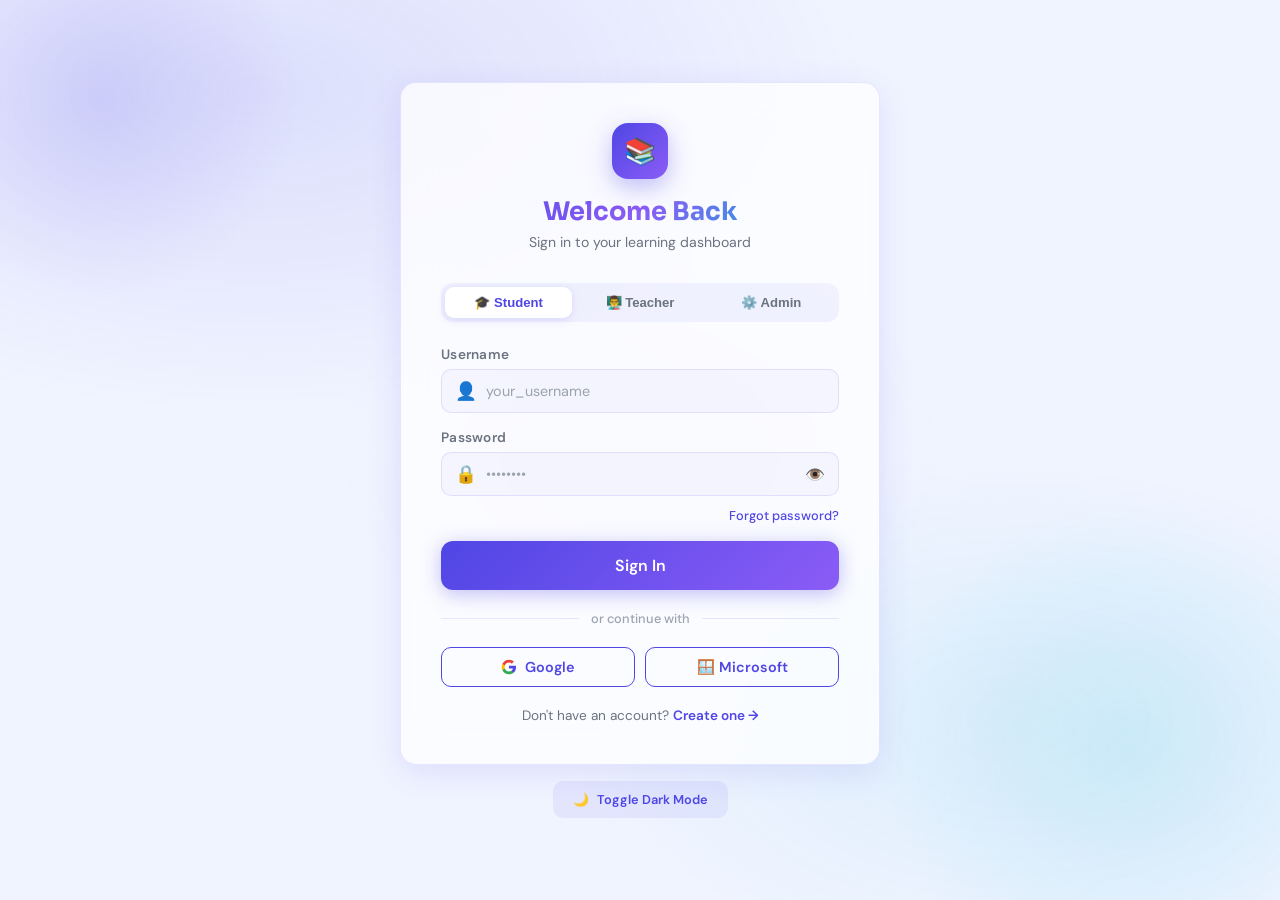
<file: frontend/test.html>
<!DOCTYPE html>
<html lang="en">

<head>
  <meta charset="UTF-8">
  <meta name="viewport" content="width=device-width, initial-scale=1.0">
  <title>Test Generator — Remote Education Tutor</title>
  <link rel="stylesheet" href="css/styles.css">
  <style>
    .difficulty-btn {
      flex: 1;
      padding: 12px 8px;
      border-radius: 10px;
      border: 1.5px solid var(--border);
      cursor: pointer;
      text-align: center;
      transition: var(--transition);
      font-size: 0.82rem;
      font-weight: 600;
      color: var(--text-muted);
      background: transparent;
    }

    .difficulty-btn:hover {
      border-color: var(--primary);
    }

    .difficulty-btn.active {
      border-color: var(--primary);
      background: rgba(79, 70, 229, 0.1);
      color: var(--primary);
    }

    .difficulty-btn.easy.active {
      border-color: var(--success);
      background: rgba(16, 185, 129, 0.1);
      color: var(--success);
    }

    .difficulty-btn.medium.active {
      border-color: var(--warning);
      background: rgba(245, 158, 11, 0.1);
      color: var(--warning);
    }

    .difficulty-btn.hard.active {
      border-color: var(--danger);
      background: rgba(239, 68, 68, 0.1);
      color: var(--danger);
    }

    .question-card {
      border: 1px solid var(--border);
      border-radius: var(--radius);
      padding: 20px;
      transition: var(--transition);
      animation: slideDown 0.3s ease;
    }

    .question-card:hover {
      box-shadow: var(--shadow);
    }

    .question-num {
      display: inline-flex;
      align-items: center;
      justify-content: center;
      width: 28px;
      height: 28px;
      border-radius: 8px;
      background: rgba(79, 70, 229, 0.1);
      color: var(--primary);
      font-size: 0.78rem;
      font-weight: 700;
      margin-right: 8px;
    }

    .test-timer {
      display: flex;
      align-items: center;
      gap: 8px;
      background: rgba(239, 68, 68, 0.08);
      border: 1px solid rgba(239, 68, 68, 0.2);
      border-radius: 10px;
      padding: 8px 16px;
      font-weight: 700;
      color: var(--danger);
      font-family: 'Sora', sans-serif;
      font-size: 1rem;
    }

    .result-card {
      text-align: center;
      padding: 32px;
      background: linear-gradient(135deg, rgba(79, 70, 229, 0.06), rgba(139, 92, 246, 0.04));
      border-radius: var(--radius);
      border: 1px solid rgba(79, 70, 229, 0.15);
    }

    .score-circle {
      width: 100px;
      height: 100px;
      border-radius: 50%;
      background: conic-gradient(var(--primary) 0% var(--score-pct, 0%), rgba(79, 70, 229, 0.1) 0%);
      display: flex;
      align-items: center;
      justify-content: center;
      margin: 0 auto 16px;
      position: relative;
    }

    .score-inner {
      width: 78px;
      height: 78px;
      border-radius: 50%;
      background: var(--bg-card);
      display: flex;
      align-items: center;
      justify-content: center;
      font-family: 'Sora', sans-serif;
      font-size: 1.3rem;
      font-weight: 800;
    }
  </style>
</head>

<body>

  <script src="js/api.js"></script>
  <script>requireAuth();</script>
  <script src="js/layout.js"></script>
  <script>renderLayout('Test Generator', 'test.html');</script>

  <main class="main-content page-content">
    <div style="margin-bottom:24px">
      <h2 style="font-size:1.4rem;margin-bottom:6px">Test Generator</h2>
      <p class="text-muted text-sm">Generate custom MCQ tests from your textbooks. Practice and track progress.</p>
    </div>

    <!-- Config + Test -->
    <div id="config-view">
      <div class="grid-2" style="gap:24px">
        <!-- Configuration -->
        <div class="card">
          <h4 style="font-size:0.9rem;margin-bottom:18px">⚙️ Test Configuration</h4>
          <div style="display:flex;flex-direction:column;gap:16px">
            <div class="input-group">
              <label class="input-label">Subject</label>
              <div class="input-icon">
                <span class="icon">📚</span>
                <select class="input">
                  <option>Physics — Chapter 2: Newton's Laws</option>
                  <option>Chemistry — Chapter 1: Chemical Reactions</option>
                  <option>Mathematics — Chapter 4: Quadratic Equations</option>
                  <option>Biology — Chapter 1: Life Processes</option>
                  <option>History — Chapter 3: Nationalism in India</option>
                </select>
              </div>
            </div>

            <div class="input-group">
              <label class="input-label">Difficulty Level</label>
              <div style="display:flex;gap:8px">
                <button class="difficulty-btn easy active" id="diff-easy" onclick="setDiff('easy')">🟢 Easy</button>
                <button class="difficulty-btn medium" id="diff-medium" onclick="setDiff('medium')">🟡 Medium</button>
                <button class="difficulty-btn hard" id="diff-hard" onclick="setDiff('hard')">🔴 Hard</button>
              </div>
            </div>

            <div class="input-group">
              <label class="input-label">Number of Questions</label>
              <div style="display:flex;gap:8px">
                <button class="difficulty-btn" id="q5" onclick="setQCount(5,this)">5</button>
                <button class="difficulty-btn active" id="q10" onclick="setQCount(10,this)">10</button>
                <button class="difficulty-btn" id="q15" onclick="setQCount(15,this)">15</button>
                <button class="difficulty-btn" id="q20" onclick="setQCount(20,this)">20</button>
              </div>
            </div>

            <div class="input-group">
              <label class="input-label">Time Limit</label>
              <div style="display:flex;gap:8px">
                <button class="difficulty-btn" onclick="setTime(5,this)">5 min</button>
                <button class="difficulty-btn active" onclick="setTime(10,this)">10 min</button>
                <button class="difficulty-btn" onclick="setTime(15,this)">15 min</button>
                <button class="difficulty-btn" onclick="setTime(0,this)">No limit</button>
              </div>
            </div>

            <div style="display:flex;gap:10px">
              <label
                style="display:flex;align-items:center;gap:8px;cursor:pointer;font-size:0.82rem;padding:10px;border-radius:8px;border:1px solid var(--border);flex:1">
                <input type="checkbox" checked style="accent-color:var(--primary)"> Shuffle Questions
              </label>
              <label
                style="display:flex;align-items:center;gap:8px;cursor:pointer;font-size:0.82rem;padding:10px;border-radius:8px;border:1px solid var(--border);flex:1">
                <input type="checkbox" checked style="accent-color:var(--primary)"> Show Explanations
              </label>
            </div>

            <button class="btn btn-primary btn-lg btn-full" onclick="generateTest()">
              🚀 Generate Test
            </button>
          </div>
        </div>

        <!-- Stats & History -->
        <div>
          <div class="card mb-4">
            <h4 style="font-size:0.9rem;margin-bottom:16px">📊 Your Performance</h4>
            <div style="display:grid;grid-template-columns:1fr 1fr;gap:12px" id="perf-grid">
              <div style="padding:14px;border-radius:10px;background:rgba(79,70,229,0.05);text-align:center">
                <div style="font-family:'Sora',sans-serif;font-size:1.5rem;font-weight:800;color:var(--primary)" id="stat-tests">0</div>
                <div style="font-size:0.72rem;color:var(--text-muted)">Tests Taken</div>
              </div>
              <div style="padding:14px;border-radius:10px;background:rgba(16,185,129,0.05);text-align:center">
                <div style="font-family:'Sora',sans-serif;font-size:1.5rem;font-weight:800;color:var(--success)" id="stat-avg">—</div>
                <div style="font-size:0.72rem;color:var(--text-muted)">Avg Score</div>
              </div>
              <div style="padding:14px;border-radius:10px;background:rgba(245,158,11,0.05);text-align:center">
                <div style="font-family:'Sora',sans-serif;font-size:1.5rem;font-weight:800;color:var(--warning)" id="stat-best">—</div>
                <div style="font-size:0.72rem;color:var(--text-muted)">Best Score</div>
              </div>
              <div style="padding:14px;border-radius:10px;background:rgba(6,182,212,0.05);text-align:center">
                <div style="font-family:'Sora',sans-serif;font-size:1.5rem;font-weight:800;color:var(--accent)" id="stat-time">—</div>
                <div style="font-size:0.72rem;color:var(--text-muted)">Avg Time</div>
              </div>
            </div>
          </div>

          <div class="card">
            <div style="display:flex;align-items:center;justify-content:space-between;margin-bottom:14px"><h4 style="font-size:0.9rem">🕐 Recent Tests</h4><button class="btn btn-outline btn-sm" onclick="openHistoryPanel()" style="font-size:0.75rem">📋 View All</button></div>
            <div style="display:flex;flex-direction:column;gap:10px" id="recent-tests-list">
              <div style="text-align:center;padding:24px;opacity:0.5;font-size:0.85rem">
                <div style="font-size:2rem;margin-bottom:8px">📋</div>
                No tests taken yet. Generate your first test!
              </div>
            </div>
          </div>
        </div>
      </div>
    </div>

    <!-- Test View (hidden by default) -->
    <div id="test-view" style="display:none">
      <div
        style="display:flex;align-items:center;justify-content:space-between;margin-bottom:20px;flex-wrap:wrap;gap:12px">
        <div>
          <h3 style="font-size:1rem">Newton's Laws of Motion — Test</h3>
          <p class="text-sm text-muted" id="q-progress">Question 1 of 10</p>
        </div>
        <div style="display:flex;align-items:center;gap:12px">
          <div class="test-timer" id="timer">⏱️ 10:00</div>
          <button class="btn btn-outline btn-sm" onclick="submitTest()">Submit Test</button>
        </div>
      </div>

      <!-- Progress -->
      <div class="progress-bar mb-6" style="height:8px">
        <div class="progress-fill" id="test-progress" style="width:10%"></div>
      </div>

      <div id="questions-container"></div>

      <div style="display:flex;justify-content:space-between;margin-top:24px">
        <button class="btn btn-outline" id="prev-btn" onclick="prevQ()" disabled>← Previous</button>
        <div style="display:flex;gap:6px;flex-wrap:wrap;justify-content:center" id="q-dots"></div>
        <button class="btn btn-primary" id="next-btn" onclick="nextQ()">Next →</button>
      </div>
    </div>

    <!-- Result View -->
    <div id="result-view" style="display:none">
      <div class="result-card">
        <div class="score-circle" id="score-circle">
          <div class="score-inner" id="score-display">0%</div>
        </div>
        <h2 style="font-size:1.4rem;margin-bottom:8px" id="result-title">Well Done!</h2>
        <p class="text-muted text-sm" id="result-sub">You scored 8 out of 10 questions correctly</p>

        <div style="display:grid;grid-template-columns:repeat(3,1fr);gap:14px;max-width:360px;margin:24px auto">
          <div style="padding:12px;border-radius:10px;background:rgba(16,185,129,0.08)">
            <div style="font-size:1.3rem;font-weight:800;color:var(--success)" id="correct-count">0</div>
            <div style="font-size:0.72rem;color:var(--text-muted)">Correct</div>
          </div>
          <div style="padding:12px;border-radius:10px;background:rgba(239,68,68,0.08)">
            <div style="font-size:1.3rem;font-weight:800;color:var(--danger)" id="wrong-count">0</div>
            <div style="font-size:0.72rem;color:var(--text-muted)">Wrong</div>
          </div>
          <div style="padding:12px;border-radius:10px;background:rgba(245,158,11,0.08)">
            <div style="font-size:1.3rem;font-weight:800;color:var(--warning)" id="time-taken">0:00</div>
            <div style="font-size:0.72rem;color:var(--text-muted)">Time</div>
          </div>
        </div>

        <div style="display:flex;gap:10px;justify-content:center;flex-wrap:wrap;margin-top:8px">
          <button class="btn btn-outline" onclick="reviewAnswers()">📋 Review Answers</button>
          <button class="btn btn-primary" onclick="retakeTest()">🔄 Retake Test</button>
          <button class="btn btn-ghost"
            onclick="document.getElementById('config-view').style.display='block';document.getElementById('result-view').style.display='none'">⚙️
            New Test</button>
        </div>
      </div>
    </div>

    <!-- Test History Panel -->
    <div id="history-backdrop" style="display:none;position:fixed;inset:0;background:rgba(0,0,0,0.55);backdrop-filter:blur(4px);z-index:9000;align-items:flex-start;justify-content:center;padding:24px;overflow-y:auto">
      <div style="background:var(--bg-card);border:1px solid var(--border);border-radius:var(--radius);width:100%;max-width:740px;box-shadow:var(--shadow-lg);margin:auto">
        <div style="display:flex;align-items:center;justify-content:space-between;padding:18px 24px;border-bottom:1px solid var(--border)">
          <div>
            <div style="font-size:1rem;font-weight:700">📋 Test History</div>
            <div style="font-size:0.72rem;color:var(--text-muted)">Last 20 tests · stored locally</div>
          </div>
          <button class="btn btn-ghost btn-sm" onclick="closeHistoryPanel()" style="font-size:1.1rem;padding:4px 10px">✕</button>
        </div>
        <div style="padding:20px" id="history-list"></div>
      </div>
    </div>

    <!-- Test Review Modal -->
    <div id="review-backdrop" style="display:none;position:fixed;inset:0;background:rgba(0,0,0,0.55);backdrop-filter:blur(4px);z-index:9100;align-items:flex-start;justify-content:center;padding:24px;overflow-y:auto">
      <div style="background:var(--bg-card);border:1px solid var(--border);border-radius:var(--radius);width:100%;max-width:740px;box-shadow:var(--shadow-lg);margin:auto">
        <div style="display:flex;align-items:center;justify-content:space-between;padding:18px 24px;border-bottom:1px solid var(--border);background:var(--bg-card);border-radius:var(--radius) var(--radius) 0 0">
          <div>
            <div style="font-size:1rem;font-weight:700" id="review-modal-title">Review</div>
            <div style="font-size:0.72rem;color:var(--text-muted)" id="review-modal-meta"></div>
          </div>
          <button class="btn btn-ghost btn-sm" onclick="closeReviewModal()" style="font-size:1.1rem;padding:4px 10px">✕</button>
        </div>
        <div style="padding:20px;display:flex;flex-direction:column;gap:14px" id="review-modal-body"></div>
      </div>
    </div>

  </main>

  <script src="js/app.js"></script>
  <script>
    // Real questions loaded from backend; fallback to built-in set if no docs uploaded
    let questions = [];
    let activeDocumentId = null;
    let difficulty = 'easy';
    let qCount = 10;
    let timeLimit = 10;
    let currentQ = 0;
    let userAnswers = [];
    let timerInterval;
    let timeLeft = 600;
    let testStartTime;

    // Load user docs to populate the subject selector
    async function loadDocs() {
      try {
        const docs = await DocumentsAPI.list();
        const sel = document.querySelector('select.input');
        if (sel) {
          if (docs.length > 0) {
            sel.innerHTML = docs.map(d => `<option value="${d.id}">${d.filename}</option>`).join('');
            activeDocumentId = docs[0].id;
            sel.addEventListener('change', () => { activeDocumentId = parseInt(sel.value); });
          } else {
            sel.innerHTML = '<option value="">— Upload a book first —</option>';
          }
        }
      } catch(_) {}

      // Load real test results for stats + recent tests
      try {
        const results = await TestsAPI.results();
        const testsEl = document.getElementById('recent-tests-list');

        if (results.length === 0) {
          // Keep the empty state message
          document.getElementById('stat-tests').textContent = '0';
          return;
        }

        // Compute stats
        const scores = results.map(r => r.score);
        const avgScore = Math.round(scores.reduce((a,b) => a+b, 0) / scores.length);
        const bestScore = Math.max(...scores);

        document.getElementById('stat-tests').textContent = results.length;
        document.getElementById('stat-avg').textContent   = avgScore + '%';
        document.getElementById('stat-best').textContent  = bestScore + '%';

        // Avg time — only if field exists
        const times = results.filter(r => r.time_taken_seconds > 0).map(r => r.time_taken_seconds);
        if (times.length) {
          const avgSec = Math.round(times.reduce((a,b)=>a+b,0)/times.length);
          const m = Math.floor(avgSec/60), s = avgSec%60;
          document.getElementById('stat-time').textContent = `${m}m${s>0?s+'s':''}`;
        }

        // Recent tests list
        if (testsEl) {
          testsEl.innerHTML = results.slice(0, 5).map(r => {
            const date = new Date(r.taken_at);
            const now  = new Date();
            const diffMin = Math.round((now - date) / 60000);
            let timeStr;
            if (diffMin < 60)         timeStr = diffMin + ' min ago';
            else if (diffMin < 1440)  timeStr = Math.round(diffMin/60) + ' hr ago';
            else                      timeStr = Math.round(diffMin/1440) + ' days ago';
            const badgeCls = r.score >= 75 ? 'badge-success' : r.score >= 50 ? 'badge-warning' : 'badge-danger';
            return `
              <div style="display:flex;align-items:center;gap:12px;padding:10px;border-radius:8px;border:1px solid var(--border)">
                <span style="font-size:1rem">📋</span>
                <div style="flex:1;min-width:0">
                  <div style="font-size:0.82rem;font-weight:600;white-space:nowrap;overflow:hidden;text-overflow:ellipsis"
                       title="${r.document_filename || 'Test'}">${r.document_filename || 'Test #' + r.id}</div>
                  <div style="font-size:0.7rem;color:var(--text-light)">${r.total_questions} questions · ${timeStr}</div>
                </div>
                <span class="badge ${badgeCls}">${r.score}%</span>
              </div>`;
          }).join('');
        }
      } catch(_) {}
    }

    function setDiff(d) {
      difficulty = d;
      ['easy', 'medium', 'hard'].forEach(x => {
        const el = document.getElementById(`diff-${x}`);
        el.className = `difficulty-btn ${x}`;
      });
      document.getElementById(`diff-${d}`).classList.add('active');
    }

    function setQCount(n, btn) {
      qCount = n;
      document.querySelectorAll('[id^="q"]').forEach(b => b.classList.remove('active'));
      btn.classList.add('active');
    }

    function setTime(t, btn) {
      timeLimit = t;
      document.querySelectorAll('.difficulty-btn:not([id])').forEach(b => b.classList.remove('active'));
      btn.classList.add('active');
    }

    async function generateTest() {
      if (!activeDocumentId) {
        showToast('Please upload a document first to generate a test from it', 'error');
        return;
      }

      // Show loading state
      const genBtn = document.querySelector('[onclick="generateTest()"]');
      const origText = genBtn.innerHTML;
      genBtn.innerHTML = '<span class="loader"></span> Generating with AI...';
      genBtn.disabled = true;

      try {
        const data = await TestsAPI.generate(activeDocumentId, qCount);
        // Convert backend format to local format
        questions = data.questions.map(q => ({
          q: q.question,
          opts: [q.options.A, q.options.B, q.options.C, q.options.D],
          ans: ['A','B','C','D'].indexOf(q.correct_answer),
          explanation: q.explanation,
        }));

        // Trim to qCount
        questions = questions.slice(0, Math.min(qCount, questions.length));
        qCount = questions.length;

        showToast(`Generated ${qCount} questions from your document!`, 'success');
      } catch(err) {
        genBtn.innerHTML = origText;
        genBtn.disabled = false;
        const msg = err.message.includes('429') ? 'AI rate-limited (15 RPM). Wait 60s and retry.'
          : err.message.includes('fetch') ? 'Cannot reach backend. Is uvicorn running on port 8000?'
          : err.message.includes('422') ? 'No text found for this document. Try re-uploading it.'
          : `Failed: ${err.message}`;
        showToast(msg, 'error');
        return;
      }

      genBtn.innerHTML = origText;
      genBtn.disabled = false;

      document.getElementById('config-view').style.display = 'none';
      document.getElementById('test-view').style.display = 'block';
      userAnswers = new Array(qCount).fill(-1);
      currentQ = 0;
      testStartTime = Date.now();
      timeLeft = timeLimit * 60 || 99999;
      startTimer();
      renderQuestion();
      renderDots();
    }

    function startTimer() {
      if (!timeLimit) return;
      timerInterval = setInterval(() => {
        timeLeft--;
        const m = Math.floor(timeLeft / 60).toString().padStart(2,'0');
        const s = (timeLeft % 60).toString().padStart(2,'0');
        document.getElementById('timer').innerHTML = `⏱️ ${m}:${s}`;
        if (timeLeft <= 0) { clearInterval(timerInterval); submitTest(); }
        if (timeLeft <= 60) document.getElementById('timer').style.color = 'var(--danger)';
      }, 1000);
    }

    function renderQuestion() {
      const q = questions[currentQ];
      if (!q) return;
      const letters = ['A','B','C','D'];
      document.getElementById('q-progress').textContent = `Question ${currentQ+1} of ${qCount}`;
      document.getElementById('test-progress').style.width = ((currentQ+1)/qCount*100)+'%';
      document.getElementById('prev-btn').disabled = currentQ === 0;
      document.getElementById('next-btn').textContent = currentQ === qCount-1 ? 'Submit →' : 'Next →';
      document.getElementById('questions-container').innerHTML = `
        <div class="question-card">
          <div style="margin-bottom:16px">
            <span class="question-num">Q${currentQ+1}</span>
            <span style="font-size:0.95rem;font-weight:700">${q.q}</span>
          </div>
          <div style="display:flex;flex-direction:column;gap:10px">
            ${q.opts.map((opt,i) => `
              <div class="mcq-option ${userAnswers[currentQ]===i?'selected':''}" onclick="selectAnswer(${i})">
                <div class="option-letter">${letters[i]}</div><span>${opt}</span>
              </div>`).join('')}
          </div>
        </div>`;
    }

    function selectAnswer(idx) { userAnswers[currentQ] = idx; renderQuestion(); renderDots(); }
    function nextQ() { if (currentQ === qCount-1) { submitTest(); return; } currentQ++; renderQuestion(); }
    function prevQ() { if (currentQ > 0) { currentQ--; renderQuestion(); } }

    function renderDots() {
      document.getElementById('q-dots').innerHTML = Array(qCount).fill('').map((_,i) => `
        <div onclick="currentQ=${i};renderQuestion()" style="width:28px;height:28px;border-radius:8px;display:flex;align-items:center;justify-content:center;font-size:0.72rem;font-weight:700;cursor:pointer;transition:var(--transition);background:${i===currentQ?'var(--primary)':userAnswers[i]>=0?'rgba(16,185,129,0.2)':'rgba(79,70,229,0.08)'};color:${i===currentQ?'white':userAnswers[i]>=0?'var(--success)':'var(--text-muted)'}">${i+1}</div>`).join('');
    }

    async function submitTest() {
      clearInterval(timerInterval);
      const elapsed = Math.floor((Date.now() - testStartTime) / 1000);
      const m = Math.floor(elapsed/60), s = elapsed%60;

      // Build answers dict for API: { question_index: "A"|"B"|"C"|"D" }
      const answersDict = {};
      userAnswers.forEach((ans, i) => { if (ans >= 0) answersDict[i] = ['A','B','C','D'][ans]; });

      const backendQuestions = questions.map(q => ({
        question: q.q,
        options: { A: q.opts[0], B: q.opts[1], C: q.opts[2], D: q.opts[3] },
        correct_answer: ['A','B','C','D'][q.ans],
        explanation: q.explanation || '',
      }));

      // Submit to backend (best effort — don't block UI on failure)
      try {
        await TestsAPI.submit(activeDocumentId, answersDict, backendQuestions);
        // Refresh performance stats after successful submit
        loadDocs();
      } catch(_) {}

      // Calculate score locally for instant feedback
      let correct = 0;
      userAnswers.forEach((ans, i) => { if (ans === questions[i].ans) correct++; });
      const answered = userAnswers.filter(a => a >= 0).length;
      const pct = Math.round(correct/qCount*100);

      document.getElementById('test-view').style.display = 'none';
      document.getElementById('result-view').style.display = 'block';
      document.getElementById('score-display').textContent = pct+'%';
      document.getElementById('score-circle').style.setProperty('--score-pct', pct+'%');
      document.getElementById('correct-count').textContent = correct;
      document.getElementById('wrong-count').textContent = answered - correct;
      document.getElementById('time-taken').textContent = `${m}:${s.toString().padStart(2,'0')}`;

      const titles = {0:'Keep Practicing! 💪',60:'Good Effort! 👍',75:'Well Done! 🌟',90:'Excellent! 🏆'};
      const key = Object.keys(titles).reverse().find(k => pct >= k);
      document.getElementById('result-title').textContent = titles[key];
      document.getElementById('result-sub').textContent = `You scored ${correct} out of ${qCount} questions correctly`;

      // Save locally (max 20, dedup by docId+score within 30s)
      const docName = document.querySelector('select.input')?.selectedOptions[0]?.text || 'Test';
      TestsAPI.saveTest(activeDocumentId, docName, pct, qCount, elapsed, questions, [...userAnswers]);
      renderRecentList();
      showToast(`Test done! Score: ${pct}%`, pct >= 75 ? 'success' : 'warning');
    }

    function reviewAnswers() {
      // Show correct answers inline
      const container = document.getElementById('questions-container');
      if (!container) return;
      showToast('Scrolling to review...', 'info');
      document.getElementById('result-view').style.display = 'none';
      document.getElementById('test-view').style.display = 'block';
      document.getElementById('questions-container').innerHTML = questions.map((q,qi) => {
        const letters = ['A','B','C','D'];
        return `<div class="question-card" style="margin-bottom:12px">
          <div style="margin-bottom:12px"><span class="question-num">Q${qi+1}</span><span style="font-size:0.92rem;font-weight:700">${q.q}</span></div>
          <div style="display:flex;flex-direction:column;gap:8px">
            ${q.opts.map((opt,i) => {
              let bg = 'transparent'; let border = 'var(--border)';
              if (i === q.ans) { bg='rgba(16,185,129,0.1)'; border='var(--success)'; }
              else if (userAnswers[qi]===i && i!==q.ans) { bg='rgba(239,68,68,0.08)'; border='var(--danger)'; }
              return `<div style="padding:10px 14px;border-radius:10px;border:1.5px solid ${border};background:${bg};font-size:0.85rem;display:flex;gap:10px">
                <span style="font-weight:700;color:${i===q.ans?'var(--success)':userAnswers[qi]===i?'var(--danger)':'var(--text-muted)'}">${letters[i]}</span>
                <span>${opt}</span>
              </div>`;
            }).join('')}
          </div>
          ${q.explanation?`<div style="margin-top:10px;padding:10px;border-radius:8px;background:rgba(79,70,229,0.06);font-size:0.8rem;color:var(--text-muted)">💡 ${q.explanation}</div>`:''}
        </div>`;
      }).join('');
    }

    function retakeTest() {
      document.getElementById('result-view').style.display = 'none';
      generateTest();
    }


    // ── Test History & Review ──────────────────────────────────────
    function renderRecentList() {
      const el = document.getElementById('recent-tests-list');
      if (!el) return;
      const saved = TestsAPI.getSavedTests();
      if (!saved.length) return;
      el.innerHTML = saved.slice(0, 5).map(t => {
        const m = Math.floor(t.timeSec/60), s = t.timeSec%60;
        const ago = _timeAgo(new Date(t.takenAt));
        const bc = t.score >= 75 ? 'badge-success' : t.score >= 50 ? 'badge-warning' : 'badge-danger';
        return `<div style="display:flex;align-items:center;gap:12px;padding:10px;border-radius:8px;border:1px solid var(--border);margin-bottom:6px">
          <span style="font-size:1rem">📋</span>
          <div style="flex:1;min-width:0">
            <div style="font-size:0.82rem;font-weight:600;white-space:nowrap;overflow:hidden;text-overflow:ellipsis">${t.docName}</div>
            <div style="font-size:0.7rem;color:var(--text-light)">${t.total} questions · ${m}m${s>0?s+'s':''} · ${ago}</div>
          </div>
          <div style="display:flex;align-items:center;gap:6px;flex-shrink:0">
            <span class="badge ${bc}">${t.score}%</span>
            <button class="btn btn-ghost btn-sm" onclick="openReviewModal(${t.id})" style="font-size:0.75rem;padding:3px 7px">Review</button>
          </div>
        </div>`;
      }).join('');
    }

    function openHistoryPanel() {
      const saved = TestsAPI.getSavedTests();
      const el = document.getElementById('history-list');
      if (!saved.length) {
        el.innerHTML = '<div style="text-align:center;padding:40px;opacity:0.4;font-size:0.85rem">📭 No saved tests yet. Complete a test first!</div>';
      } else {
        el.innerHTML = saved.map(t => {
          const date = new Date(t.takenAt).toLocaleDateString('en-IN',{day:'numeric',month:'short',year:'numeric'});
          const time = new Date(t.takenAt).toLocaleTimeString('en-IN',{hour:'2-digit',minute:'2-digit'});
          const m = Math.floor(t.timeSec/60), s = t.timeSec%60;
          const correct = t.questions ? t.questions.filter((_,i) => t.userAnswers[i] === t.questions[i].ans).length : '?';
          const bc = t.score >= 75 ? 'badge-success' : t.score >= 50 ? 'badge-warning' : 'badge-danger';
          return `<div style="display:flex;align-items:center;gap:12px;padding:12px;border-radius:10px;border:1px solid var(--border);margin-bottom:8px">
            <div style="width:44px;height:44px;border-radius:50%;background:conic-gradient(var(--primary) ${t.score}%,rgba(79,70,229,0.1) 0%);display:flex;align-items:center;justify-content:center;flex-shrink:0">
              <div style="width:34px;height:34px;border-radius:50%;background:var(--bg-card);display:flex;align-items:center;justify-content:center;font-size:0.7rem;font-weight:800;color:var(--primary)">${t.score}%</div>
            </div>
            <div style="flex:1;min-width:0">
              <div style="font-size:0.85rem;font-weight:700;white-space:nowrap;overflow:hidden;text-overflow:ellipsis">${t.docName}</div>
              <div style="font-size:0.72rem;color:var(--text-muted);margin-top:2px">${correct}/${t.total} correct · ${m}m${s>0?s+'s':''} · ${date} ${time}</div>
            </div>
            <div style="display:flex;gap:6px;flex-shrink:0">
              <button class="btn btn-primary btn-sm" onclick="openReviewModal(${t.id});closeHistoryPanel()" style="font-size:0.75rem">📋 Review</button>
              <button class="btn btn-ghost btn-sm" onclick="deleteSavedTest(${t.id})" style="font-size:0.75rem;color:var(--danger)" title="Delete">🗑️</button>
            </div>
          </div>`;
        }).join('');
      }
      const b = document.getElementById('history-backdrop');
      b.style.display = 'flex';
      b.onclick = e => { if (e.target === b) closeHistoryPanel(); };
    }

    function closeHistoryPanel() { document.getElementById('history-backdrop').style.display = 'none'; }

    function openReviewModal(id) {
      const t = TestsAPI.getSavedTests().find(x => x.id === id);
      if (!t) { showToast('Test data not found', 'error'); return; }
      const date = new Date(t.takenAt).toLocaleDateString('en-IN',{day:'numeric',month:'short',year:'numeric'});
      const m = Math.floor(t.timeSec/60), s = t.timeSec%60;
      document.getElementById('review-modal-title').textContent = '📋 ' + t.docName;
      document.getElementById('review-modal-meta').textContent  = `${t.score}% · ${t.total} questions · ${m}m${s>0?s+'s':''} · ${date}`;
      const letters = ['A','B','C','D'];
      document.getElementById('review-modal-body').innerHTML = t.questions.map((q,qi) => {
        const ua = t.userAnswers[qi], ca = q.ans;
        return `<div style="border:1px solid var(--border);border-radius:var(--radius);padding:18px">
          <div style="margin-bottom:12px;display:flex;gap:8px;align-items:flex-start">
            <span style="display:inline-flex;align-items:center;justify-content:center;width:26px;height:26px;border-radius:7px;background:${ua===ca?'rgba(16,185,129,0.12)':'rgba(239,68,68,0.1)'};color:${ua===ca?'var(--success)':'var(--danger)'};font-size:0.72rem;font-weight:700;flex-shrink:0">${qi+1}</span>
            <span style="font-size:0.9rem;font-weight:700;line-height:1.4">${q.q}</span>
          </div>
          <div style="display:flex;flex-direction:column;gap:7px">
            ${q.opts.map((opt,i) => {
              let bg='transparent',bdr='var(--border)',col='var(--text-muted)';
              if(i===ca){bg='rgba(16,185,129,0.1)';bdr='var(--success)';col='var(--success)';}
              else if(ua===i&&i!==ca){bg='rgba(239,68,68,0.08)';bdr='var(--danger)';col='var(--danger)';}
              return `<div style="padding:9px 13px;border-radius:9px;border:1.5px solid ${bdr};background:${bg};font-size:0.84rem;display:flex;gap:10px;align-items:center">
                <span style="font-weight:700;color:${col};flex-shrink:0">${letters[i]}</span>
                <span style="flex:1">${opt}</span>
                ${i===ca?'<span style="color:var(--success);font-size:0.8rem;flex-shrink:0">✓ Correct</span>':''}
                ${ua===i&&i!==ca?'<span style="color:var(--danger);font-size:0.8rem;flex-shrink:0">✗ Your answer</span>':''}
              </div>`;
            }).join('')}
          </div>
          ${q.explanation?`<div style="margin-top:10px;padding:10px;border-radius:8px;background:rgba(79,70,229,0.06);border-left:3px solid var(--primary);font-size:0.8rem;color:var(--text-muted)">💡 ${q.explanation}</div>`:''}
        </div>`;
      }).join('');
      const b = document.getElementById('review-backdrop');
      b.style.display = 'flex';
      b.onclick = e => { if (e.target === b) closeReviewModal(); };
    }

    function closeReviewModal() { document.getElementById('review-backdrop').style.display = 'none'; }

    function deleteSavedTest(id) {
      if (!confirm('Delete this test record?')) return;
      TestsAPI.deleteSavedTest(id);
      openHistoryPanel();
      showToast('Test deleted', 'success');
    }

    function _timeAgo(date) {
      const d = Math.round((Date.now()-date)/60000);
      if (d<1) return 'just now';
      if (d<60) return d+'m ago';
      if (d<1440) return Math.round(d/60)+'h ago';
      return Math.round(d/1440)+'d ago';
    }

    document.addEventListener('keydown', e => { if (e.key==='Escape'){closeReviewModal();closeHistoryPanel();} });

    document.addEventListener('DOMContentLoaded', () => { loadDocs(); renderRecentList(); });
  </script>
</body>

</html>
</file>
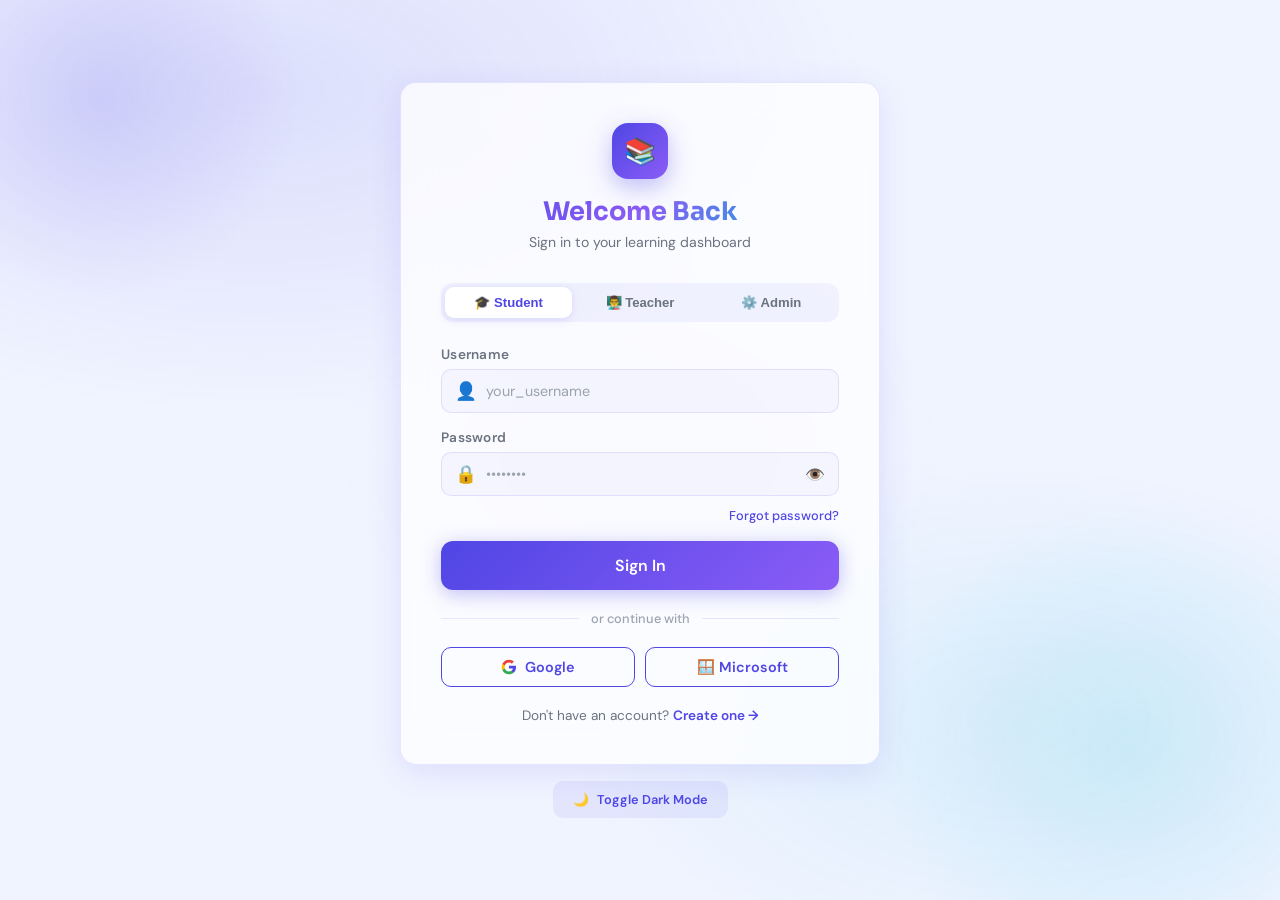
<file: frontend/upload.html>
<!DOCTYPE html>
<html lang="en">

<head>
  <meta charset="UTF-8">
  <meta name="viewport" content="width=device-width, initial-scale=1.0">
  <title>Upload Book — Remote Education Tutor</title>
  <link rel="stylesheet" href="css/styles.css">
  <style>
    .upload-zone {
      border: 2.5px dashed var(--primary-light);
      border-radius: var(--radius);
      padding: 64px 32px;
      text-align: center;
      cursor: pointer;
      transition: var(--transition);
      background: rgba(79, 70, 229, 0.02);
      position: relative;
      overflow: hidden;
    }

    .upload-zone::before {
      content: '';
      position: absolute;
      inset: 0;
      background: linear-gradient(135deg, rgba(79, 70, 229, 0.04), rgba(139, 92, 246, 0.03));
      opacity: 0;
      transition: var(--transition);
    }

    .upload-zone:hover,
    .upload-zone.drag-active {
      border-color: var(--primary);
      background: rgba(79, 70, 229, 0.05);
      transform: scale(1.01);
    }

    .upload-zone:hover::before,
    .upload-zone.drag-active::before {
      opacity: 1;
    }

    .upload-icon-wrap {
      width: 80px;
      height: 80px;
      margin: 0 auto 20px;
      background: linear-gradient(135deg, rgba(79, 70, 229, 0.12), rgba(139, 92, 246, 0.08));
      border-radius: 20px;
      display: flex;
      align-items: center;
      justify-content: center;
      font-size: 2.2rem;
      animation: float 3s ease-in-out infinite;
      transition: var(--transition);
    }

    .upload-zone:hover .upload-icon-wrap {
      transform: scale(1.1) rotate(-5deg);
    }

    .progress-card {
      padding: 20px;
    }

    .file-progress-item {
      padding: 14px;
      border-radius: 10px;
      border: 1px solid var(--border);
      background: rgba(79, 70, 229, 0.02);
      margin-bottom: 10px;
      animation: slideDown 0.3s ease;
    }

    .file-info {
      display: flex;
      align-items: center;
      gap: 12px;
      margin-bottom: 10px;
    }

    .file-icon {
      width: 38px;
      height: 38px;
      border-radius: 10px;
      background: rgba(239, 68, 68, 0.1);
      display: flex;
      align-items: center;
      justify-content: center;
      font-size: 1.2rem;
      flex-shrink: 0;
    }

    .file-details {
      flex: 1;
      min-width: 0;
    }

    .file-name {
      font-size: 0.85rem;
      font-weight: 600;
      white-space: nowrap;
      overflow: hidden;
      text-overflow: ellipsis;
    }

    .file-size {
      font-size: 0.72rem;
      color: var(--text-light);
      margin-top: 2px;
    }

    .file-status {
      font-size: 0.72rem;
      font-weight: 600;
    }

    .pdf-preview {
      background: rgba(79, 70, 229, 0.03);
      border: 1px solid var(--border);
      border-radius: var(--radius);
      padding: 20px;
      min-height: 300px;
      display: flex;
      flex-direction: column;
      align-items: center;
      justify-content: center;
      gap: 12px;
    }

    .pdf-page-mock {
      width: 100%;
      max-width: 280px;
      background: white;
      border-radius: 8px;
      padding: 20px;
      box-shadow: 0 8px 32px rgba(0, 0, 0, 0.1);
      border: 1px solid rgba(0, 0, 0, 0.06);
    }

    [data-theme="dark"] .pdf-page-mock {
      background: rgba(30, 27, 75, 0.8);
    }

    .pdf-line {
      height: 10px;
      border-radius: 4px;
      background: rgba(79, 70, 229, 0.1);
      margin-bottom: 8px;
    }

    .proc-steps {
      display: flex;
      flex-direction: column;
      gap: 10px;
    }

    .proc-step {
      display: flex;
      align-items: center;
      gap: 12px;
      padding: 12px 14px;
      border-radius: 10px;
      font-size: 0.85rem;
      transition: var(--transition);
    }

    .proc-step.done {
      background: rgba(16, 185, 129, 0.08);
    }

    .proc-step.active {
      background: rgba(79, 70, 229, 0.08);
    }

    .proc-step.pending {
      opacity: 0.5;
    }

    .step-dot {
      width: 24px;
      height: 24px;
      border-radius: 50%;
      display: flex;
      align-items: center;
      justify-content: center;
      font-size: 0.7rem;
      font-weight: 700;
      flex-shrink: 0;
    }

    .step-dot.done {
      background: var(--success);
      color: white;
    }

    .step-dot.active {
      background: var(--primary);
      color: white;
      animation: pulse-ring 1.5s infinite;
    }

    .step-dot.pending {
      background: var(--border);
      color: var(--text-light);
    }
  </style>
</head>

<body>

  <script src="js/api.js"></script>
  <script>requireAuth();</script>
  <script src="js/layout.js"></script>
  <script>renderLayout('Upload Book', 'upload.html');</script>

  <main class="main-content page-content">
    <div style="margin-bottom:24px">
      <h2 style="font-size:1.4rem;margin-bottom:6px">Upload Textbook</h2>
      <p class="text-muted text-sm">Upload your state-board PDFs. Our AI will index them for instant answers.</p>
    </div>

    <div class="grid-2" style="gap:24px">
      <!-- Upload area + processing -->
      <div>
        <!-- Dropzone -->
        <div class="upload-zone" id="dropzone" onclick="document.getElementById('file-input').click()"
          ondragover="handleDragOver(event)" ondragleave="handleDragLeave(event)" ondrop="handleDrop(event)">
          <input type="file" id="file-input" accept=".pdf" multiple style="display:none"
            onchange="handleFiles(this.files)">
          <div class="upload-icon-wrap">📖</div>
          <h3 style="font-size:1.1rem;margin-bottom:8px">Drop your PDF here</h3>
          <p class="text-muted text-sm"
            style="margin-bottom:20px;max-width:280px;margin-left:auto;margin-right:auto;line-height:1.6">
            Drag &amp; drop your state-board textbooks (PDF) or click to browse
          </p>
          <button class="btn btn-primary"
            onclick="event.stopPropagation();document.getElementById('file-input').click()">
            📂 Browse Files
          </button>
          <p style="margin-top:14px;font-size:0.72rem;color:var(--text-light)">
            Supports: PDF · Max size: 50MB per file
          </p>
        </div>

        <!-- Subject & Class tags -->
        <div class="card mt-4" style="padding:20px">
          <h4 style="font-size:0.9rem;margin-bottom:14px">Book Details</h4>
          <div class="form-stack" style="display:flex;flex-direction:column;gap:12px">
            <div class="input-group">
              <label class="input-label">Subject</label>
              <div class="input-icon">
                <span class="icon">📚</span>
                <select class="input">
                  <option>Physics</option>
                  <option>Chemistry</option>
                  <option>Mathematics</option>
                  <option>Biology</option>
                  <option>History</option>
                  <option>Geography</option>
                  <option>English</option>
                  <option>Hindi</option>
                </select>
              </div>
            </div>
            <div style="display:grid;grid-template-columns:1fr 1fr;gap:12px">
              <div class="input-group">
                <label class="input-label">Class</label>
                <select class="input">
                  <option>Class 9</option>
                  <option selected>Class 10</option>
                  <option>Class 11</option>
                  <option>Class 12</option>
                </select>
              </div>
              <div class="input-group">
                <label class="input-label">Board</label>
                <select class="input">
                  <option>CBSE</option>
                  <option>UP Board</option>
                  <option>Bihar Board</option>
                  <option>RBSE</option>
                  <option>Other</option>
                </select>
              </div>
            </div>
            <div class="input-group">
              <label class="input-label">Language</label>
              <div style="display:flex;gap:8px">
                <label
                  style="display:flex;align-items:center;gap:6px;cursor:pointer;font-size:0.82rem;padding:8px 14px;border-radius:8px;border:1.5px solid var(--border);transition:var(--transition)"
                  onclick="this.style.borderColor='var(--primary)'">
                  <input type="radio" name="lang" value="english" checked style="accent-color:var(--primary)"> English
                </label>
                <label
                  style="display:flex;align-items:center;gap:6px;cursor:pointer;font-size:0.82rem;padding:8px 14px;border-radius:8px;border:1.5px solid var(--border);transition:var(--transition)">
                  <input type="radio" name="lang" value="hindi" style="accent-color:var(--primary)"> हिंदी
                </label>
              </div>
            </div>
            <button class="btn btn-primary btn-full" onclick="startUpload()">
              🚀 Upload & Process Book
            </button>
          </div>
        </div>

        <!-- File Progress -->
        <div id="progress-section" style="display:none" class="mt-4">
          <div class="card progress-card">
            <h4 style="font-size:0.9rem;margin-bottom:14px">Upload Progress</h4>
            <div id="file-progress-list"></div>
          </div>
        </div>
      </div>

      <!-- Preview + Processing Steps -->
      <div>
        <div class="card mb-4">
          <div class="flex items-center justify-between mb-4">
            <h4 style="font-size:0.9rem">PDF Preview</h4>
            <span class="badge badge-primary" id="preview-status">No file selected</span>
          </div>
          <div class="pdf-preview" id="pdf-preview">
            <div style="font-size:2.5rem;opacity:0.3;animation:float 3s ease-in-out infinite">📄</div>
            <p class="text-muted text-sm">PDF preview will appear here</p>
            <p style="font-size:0.72rem;color:var(--text-light)">Select a file to preview</p>
          </div>
        </div>

        <div class="card">
          <h4 style="font-size:0.9rem;margin-bottom:16px">Processing Pipeline</h4>
          <div class="proc-steps" id="proc-steps">
            <div class="proc-step pending" id="ps-1">
              <div class="step-dot pending">1</div>
              <div>
                <div style="font-weight:600;font-size:0.82rem">PDF Upload</div>
                <div style="font-size:0.72rem;color:var(--text-light)">Uploading file to server</div>
              </div>
            </div>
            <div class="proc-step pending" id="ps-2">
              <div class="step-dot pending">2</div>
              <div>
                <div style="font-weight:600;font-size:0.82rem">Text Extraction</div>
                <div style="font-size:0.72rem;color:var(--text-light)">Extracting text from pages</div>
              </div>
            </div>
            <div class="proc-step pending" id="ps-3">
              <div class="step-dot pending">3</div>
              <div>
                <div style="font-weight:600;font-size:0.82rem">Chapter Detection</div>
                <div style="font-size:0.72rem;color:var(--text-light)">Identifying chapters & topics</div>
              </div>
            </div>
            <div class="proc-step pending" id="ps-4">
              <div class="step-dot pending">4</div>
              <div>
                <div style="font-weight:600;font-size:0.82rem">Context Indexing</div>
                <div style="font-size:0.72rem;color:var(--text-light)">Building AI retrieval index</div>
              </div>
            </div>
            <div class="proc-step pending" id="ps-5">
              <div class="step-dot pending">5</div>
              <div>
                <div style="font-weight:600;font-size:0.82rem">Ready for Queries</div>
                <div style="font-size:0.72rem;color:var(--text-light)">AI tutor can now answer questions</div>
              </div>
            </div>
          </div>
        </div>
      </div>
    </div>

    <!-- Recent Uploads — populated dynamically; hidden when empty -->
    <div class="card mt-6" id="recent-uploads-section" style="display:none">
      <div class="flex items-center justify-between mb-4">
        <h4 style="font-size:0.9rem">Recent Uploads</h4>
        <a href="pdfs.html" style="font-size:0.8rem;color:var(--primary);text-decoration:none">View all →</a>
      </div>
      <div id="recent-uploads-grid" style="display:grid;grid-template-columns:repeat(auto-fill,minmax(200px,1fr));gap:14px"></div>
    </div>
  </main>

  <script src="js/app.js"></script>
  <script>
    let selectedFile = null;

    function handleDragOver(e) {
      e.preventDefault();
      document.getElementById('dropzone').classList.add('drag-active');
    }
    function handleDragLeave() {
      document.getElementById('dropzone').classList.remove('drag-active');
    }
    function handleDrop(e) {
      e.preventDefault();
      document.getElementById('dropzone').classList.remove('drag-active');
      const files = e.dataTransfer.files;
      if (files.length) handleFiles(files);
    }
    function handleFiles(files) {
      if (!files.length) return;
      const file = files[0];
      if (!file.name.toLowerCase().endsWith('.pdf') && !file.name.toLowerCase().endsWith('.txt') && !file.name.toLowerCase().endsWith('.md')) {
        showToast('Only PDF, TXT, and MD files are supported', 'error');
        return;
      }
      selectedFile = file;
      document.getElementById('preview-status').textContent = file.name;
      document.getElementById('preview-status').className = 'badge badge-accent';

      document.getElementById('pdf-preview').innerHTML = `
    <div class="pdf-page-mock">
      <div style="display:flex;align-items:center;gap:8px;margin-bottom:16px">
        <span style="font-size:1.2rem">📖</span>
        <span style="font-size:0.8rem;font-weight:700">${file.name}</span>
      </div>
      <div class="pdf-line" style="width:90%"></div>
      <div class="pdf-line" style="width:75%"></div>
      <div class="pdf-line" style="width:85%"></div>
      <div class="pdf-line" style="width:60%;margin-top:12px"></div>
      <div class="pdf-line" style="width:80%"></div>
      <div class="pdf-line" style="width:70%"></div>
      <div class="pdf-line" style="width:90%;margin-top:12px"></div>
      <div class="pdf-line" style="width:45%"></div>
    </div>
    <p class="text-sm text-muted" style="margin-top:12px">${(file.size / 1024 / 1024).toFixed(2)} MB</p>
  `;
      showToast(`File selected: ${file.name}`, 'info');
    }

    async function startUpload() {
      if (!selectedFile) {
        showToast('Please select a file first', 'error');
        return;
      }

      resetPipeline();
      const section = document.getElementById('progress-section');
      section.style.display = 'block';

      document.getElementById('file-progress-list').innerHTML = `
    <div class="file-progress-item">
      <div class="file-info">
        <div class="file-icon">📕</div>
        <div class="file-details">
          <div class="file-name">${selectedFile.name}</div>
          <div class="file-size">${(selectedFile.size / 1024 / 1024).toFixed(2)} MB</div>
        </div>
        <span class="file-status" style="color:var(--primary)" id="upload-status">Uploading...</span>
      </div>
      <div class="progress-bar">
        <div class="progress-fill" id="upload-bar" style="width:0"></div>
      </div>
      <div style="display:flex;justify-content:space-between;margin-top:6px">
        <span class="text-xs text-light" id="upload-pct">0%</span>
        <span class="text-xs text-light" id="upload-speed">Uploading...</span>
      </div>
    </div>
  `;

      // Mark pipeline step 1 active
      setStep(1, 'active');

      try {
        const result = await DocumentsAPI.upload(selectedFile, (pct) => {
          document.getElementById('upload-bar').style.width = pct + '%';
          document.getElementById('upload-pct').textContent = pct + '%';
        });

        document.getElementById('upload-bar').style.width = '100%';
        document.getElementById('upload-pct').textContent = '100%';
        document.getElementById('upload-status').textContent = '✓ Complete';
        document.getElementById('upload-status').style.color = 'var(--success)';
        document.getElementById('upload-speed').textContent = `${result.document.chunk_count} chunks indexed`;

        await runPipeline();

        showToast(`'${result.document.filename}' indexed! Ready for AI queries 🎉`, 'success');
        loadRecentUploads();
      } catch (err) {
        document.getElementById('upload-status').textContent = '✗ Failed';
        document.getElementById('upload-status').style.color = 'var(--danger)';
        showToast(err.message || 'Upload failed. Check the backend is running.', 'error');
      }
    }

    function setStep(n, state) {
      const el = document.getElementById(`ps-${n}`);
      if (!el) return;
      const dot = el.querySelector('.step-dot');
      el.className = `proc-step ${state}`;
      dot.className = `step-dot ${state}`;
      if (state === 'done') dot.textContent = '✓';
    }

    async function runPipeline() {
      const delays = [300, 600, 500, 800, 400];
      for (let i = 1; i <= 5; i++) {
        if (i > 1) setStep(i - 1, 'done');
        setStep(i, 'active');
        await new Promise(r => setTimeout(r, delays[i - 1]));
      }
      setStep(5, 'done');
    }

    async function loadRecentUploads() {
      try {
        const docs = await DocumentsAPI.list();
        const section = document.getElementById('recent-uploads-section');
        const grid = document.getElementById('recent-uploads-grid');
        if (!section || !grid) return;
        if (!docs.length) { section.style.display = 'none'; return; }
        section.style.display = 'block';
        grid.innerHTML = docs.slice(0, 6).map(doc => `
          <div class="glass-sm" style="padding:16px;cursor:pointer;transition:var(--transition)"
            onmouseover="this.style.transform='translateY(-2px)'" onmouseout="this.style.transform=''">
            <div style="font-size:1.8rem;margin-bottom:10px">${doc.doc_type === 'pdf' ? '📗' : '📄'}</div>
            <div style="font-size:0.85rem;font-weight:700;margin-bottom:4px">${doc.filename}</div>
            <div style="font-size:0.72rem;color:var(--text-light);margin-bottom:10px">${(doc.original_size / 1024 / 1024).toFixed(1)} MB · ${doc.chunk_count} chunks</div>
            <span class="badge badge-success" style="font-size:0.68rem">✓ Indexed</span>
          </div>
        `).join('');
      } catch (_) {}
    }

    // Reset pipeline steps to pending state (fixes visual bug on re-upload)
    function resetPipeline() {
      for (let i = 1; i <= 5; i++) {
        const el = document.getElementById(`ps-${i}`);
        if (!el) continue;
        const dot = el.querySelector('.step-dot');
        el.className = 'proc-step pending';
        dot.className = 'step-dot pending';
        dot.textContent = i;
      }
    }

    document.addEventListener('DOMContentLoaded', loadRecentUploads);
  </script>
</body>

</html>
</file>
<file: frontend/css/styles.css>
@import url('https://fonts.googleapis.com/css2?family=Sora:wght@300;400;500;600;700;800&family=DM+Sans:ital,opsz,wght@0,9..40,300;0,9..40,400;0,9..40,500;0,9..40,600;1,9..40,400&display=swap');

:root {
  --primary: #4f46e5;
  --primary-light: #818cf8;
  --primary-dark: #3730a3;
  --accent: #06b6d4;
  --accent2: #8b5cf6;
  --success: #10b981;
  --warning: #f59e0b;
  --danger: #ef4444;
  --bg: #f0f4ff;
  --bg-card: rgba(255, 255, 255, 0.75);
  --bg-sidebar: rgba(255, 255, 255, 0.9);
  --text: #1e1b4b;
  --text-muted: #6b7280;
  --text-light: #9ca3af;
  --border: rgba(79, 70, 229, 0.12);
  --shadow: 0 8px 32px rgba(79, 70, 229, 0.12);
  --shadow-lg: 0 20px 60px rgba(79, 70, 229, 0.18);
  --radius: 16px;
  --radius-sm: 10px;
  --sidebar-w: 260px;
  --transition: all 0.3s cubic-bezier(0.4, 0, 0.2, 1);
}

[data-theme="dark"] {
  --bg: #0f0e1a;
  --bg-card: rgba(30, 27, 75, 0.6);
  --bg-sidebar: rgba(20, 18, 50, 0.95);
  --text: #e0e7ff;
  --text-muted: #a5b4fc;
  --text-light: #6366f1;
  --border: rgba(99, 102, 241, 0.2);
  --shadow: 0 8px 32px rgba(0, 0, 0, 0.4);
  --shadow-lg: 0 20px 60px rgba(0, 0, 0, 0.5);
}

* {
  margin: 0;
  padding: 0;
  box-sizing: border-box;
}

html {
  scroll-behavior: smooth;
}

body {
  font-family: 'DM Sans', sans-serif;
  background: var(--bg);
  color: var(--text);
  min-height: 100vh;
  transition: var(--transition);
  overflow-x: hidden;
}

body::before {
  content: '';
  position: fixed;
  inset: 0;
  background:
    radial-gradient(ellipse 80% 60% at 20% 10%, rgba(79, 70, 229, 0.12) 0%, transparent 60%),
    radial-gradient(ellipse 60% 50% at 80% 80%, rgba(6, 182, 212, 0.08) 0%, transparent 60%),
    radial-gradient(ellipse 40% 40% at 50% 50%, rgba(139, 92, 246, 0.05) 0%, transparent 60%);
  pointer-events: none;
  z-index: 0;
}

/* Scrollbar */
::-webkit-scrollbar {
  width: 6px;
  height: 6px;
}

::-webkit-scrollbar-track {
  background: transparent;
}

::-webkit-scrollbar-thumb {
  background: var(--primary-light);
  border-radius: 99px;
}

/* Typography */
h1,
h2,
h3,
h4,
h5 {
  font-family: 'Sora', sans-serif;
  font-weight: 700;
}

/* Glass Card */
.glass {
  background: var(--bg-card);
  backdrop-filter: blur(20px);
  -webkit-backdrop-filter: blur(20px);
  border: 1px solid var(--border);
  box-shadow: var(--shadow);
  border-radius: var(--radius);
}

.glass-sm {
  background: var(--bg-card);
  backdrop-filter: blur(12px);
  -webkit-backdrop-filter: blur(12px);
  border: 1px solid var(--border);
  border-radius: var(--radius-sm);
}

/* Buttons */
.btn {
  display: inline-flex;
  align-items: center;
  gap: 8px;
  padding: 10px 20px;
  border-radius: 10px;
  font-family: 'DM Sans', sans-serif;
  font-weight: 600;
  font-size: 0.9rem;
  cursor: pointer;
  border: none;
  transition: var(--transition);
  position: relative;
  overflow: hidden;
}

.btn::after {
  content: '';
  position: absolute;
  inset: 0;
  background: rgba(255, 255, 255, 0);
  transition: var(--transition);
}

.btn:hover::after {
  background: rgba(255, 255, 255, 0.1);
}

.btn:active {
  transform: scale(0.97);
}

.btn-primary {
  background: linear-gradient(135deg, var(--primary) 0%, var(--accent2) 100%);
  color: white;
  box-shadow: 0 4px 20px rgba(79, 70, 229, 0.35);
}

.btn-primary:hover {
  box-shadow: 0 8px 30px rgba(79, 70, 229, 0.5);
  transform: translateY(-1px);
}

.btn-outline {
  background: transparent;
  color: var(--primary);
  border: 1.5px solid var(--primary);
}

.btn-outline:hover {
  background: rgba(79, 70, 229, 0.08);
  transform: translateY(-1px);
}

.btn-ghost {
  background: rgba(79, 70, 229, 0.08);
  color: var(--primary);
}

.btn-ghost:hover {
  background: rgba(79, 70, 229, 0.15);
}

.btn-danger {
  background: linear-gradient(135deg, #ef4444 0%, #f97316 100%);
  color: white;
}

.btn-lg {
  padding: 14px 28px;
  font-size: 1rem;
  border-radius: 12px;
}

.btn-sm {
  padding: 6px 14px;
  font-size: 0.8rem;
  border-radius: 8px;
}

.btn-icon {
  padding: 10px;
  border-radius: 10px;
}

.btn-full {
  width: 100%;
  justify-content: center;
}

/* Input */
.input-group {
  display: flex;
  flex-direction: column;
  gap: 6px;
}

.input-label {
  font-size: 0.85rem;
  font-weight: 600;
  color: var(--text-muted);
  letter-spacing: 0.02em;
}

.input {
  width: 100%;
  padding: 12px 16px;
  background: rgba(79, 70, 229, 0.04);
  border: 1.5px solid var(--border);
  border-radius: 10px;
  font-family: 'DM Sans', sans-serif;
  font-size: 0.9rem;
  color: var(--text);
  transition: var(--transition);
  outline: none;
}

.input:focus {
  border-color: var(--primary);
  background: rgba(79, 70, 229, 0.06);
  box-shadow: 0 0 0 4px rgba(79, 70, 229, 0.1);
}

.input::placeholder {
  color: var(--text-light);
}

.input-icon {
  position: relative;
}

.input-icon .input {
  padding-left: 44px;
}

.input-icon .icon {
  position: absolute;
  left: 14px;
  top: 50%;
  transform: translateY(-50%);
  color: var(--text-light);
  font-size: 1.1rem;
  pointer-events: none;
}

select.input {
  cursor: pointer;
}

/* Sidebar */
.sidebar {
  position: fixed;
  left: 0;
  top: 0;
  bottom: 0;
  width: var(--sidebar-w);
  background: var(--bg-sidebar);
  backdrop-filter: blur(24px);
  -webkit-backdrop-filter: blur(24px);
  border-right: 1px solid var(--border);
  z-index: 100;
  display: flex;
  flex-direction: column;
  padding: 24px 0;
  transition: var(--transition);
  overflow-y: auto;
}

.sidebar-logo {
  display: flex;
  align-items: center;
  gap: 10px;
  padding: 0 20px 24px;
  border-bottom: 1px solid var(--border);
  margin-bottom: 12px;
}

.logo-icon {
  width: 40px;
  height: 40px;
  background: linear-gradient(135deg, var(--primary), var(--accent2));
  border-radius: 10px;
  display: flex;
  align-items: center;
  justify-content: center;
  color: white;
  font-size: 1.2rem;
  box-shadow: 0 4px 15px rgba(79, 70, 229, 0.35);
  flex-shrink: 0;
}

.logo-text {
  font-family: 'Sora', sans-serif;
  font-weight: 700;
  font-size: 0.95rem;
  line-height: 1.2;
}

.logo-sub {
  font-size: 0.7rem;
  color: var(--text-muted);
  font-weight: 400;
}

.sidebar-nav {
  flex: 1;
  padding: 0 12px;
  display: flex;
  flex-direction: column;
  gap: 2px;
}

.nav-section {
  padding: 16px 8px 6px;
  font-size: 0.7rem;
  font-weight: 700;
  letter-spacing: 0.1em;
  color: var(--text-light);
  text-transform: uppercase;
}

.nav-item {
  display: flex;
  align-items: center;
  gap: 10px;
  padding: 10px 12px;
  border-radius: 10px;
  color: var(--text-muted);
  text-decoration: none;
  font-size: 0.88rem;
  font-weight: 500;
  transition: var(--transition);
  position: relative;
  cursor: pointer;
}

.nav-item:hover {
  background: rgba(79, 70, 229, 0.08);
  color: var(--primary);
}

.nav-item.active {
  background: linear-gradient(135deg, rgba(79, 70, 229, 0.15), rgba(139, 92, 246, 0.1));
  color: var(--primary);
  font-weight: 600;
}

.nav-item.active::before {
  content: '';
  position: absolute;
  left: 0;
  top: 25%;
  bottom: 25%;
  width: 3px;
  background: linear-gradient(var(--primary), var(--accent2));
  border-radius: 0 3px 3px 0;
}

.nav-item .nav-icon {
  font-size: 1.1rem;
  width: 20px;
  text-align: center;
  flex-shrink: 0;
}

.nav-badge {
  margin-left: auto;
  background: var(--primary);
  color: white;
  font-size: 0.65rem;
  font-weight: 700;
  padding: 2px 6px;
  border-radius: 99px;
}

.sidebar-footer {
  padding: 12px;
  border-top: 1px solid var(--border);
  margin-top: 8px;
}

.user-card {
  display: flex;
  align-items: center;
  gap: 10px;
  padding: 10px;
  border-radius: 10px;
  cursor: pointer;
  transition: var(--transition);
}

.user-card:hover {
  background: rgba(79, 70, 229, 0.08);
}

.avatar {
  width: 36px;
  height: 36px;
  border-radius: 10px;
  background: linear-gradient(135deg, var(--primary), var(--accent));
  display: flex;
  align-items: center;
  justify-content: center;
  color: white;
  font-weight: 700;
  font-size: 0.85rem;
  flex-shrink: 0;
}

.user-info {
  flex: 1;
  min-width: 0;
}

.user-name {
  font-size: 0.82rem;
  font-weight: 600;
  white-space: nowrap;
  overflow: hidden;
  text-overflow: ellipsis;
}

.user-role {
  font-size: 0.7rem;
  color: var(--text-light);
}

/* Navbar */
.navbar {
  position: fixed;
  top: 0;
  right: 0;
  left: var(--sidebar-w);
  height: 64px;
  background: var(--bg-card);
  backdrop-filter: blur(20px);
  -webkit-backdrop-filter: blur(20px);
  border-bottom: 1px solid var(--border);
  z-index: 90;
  display: flex;
  align-items: center;
  padding: 0 24px;
  gap: 16px;
  transition: var(--transition);
  overflow: visible;
}

.navbar-title {
  font-family: 'Sora', sans-serif;
  font-weight: 700;
  font-size: 1.1rem;
  flex: 1;
}

.navbar-actions {
  display: flex;
  align-items: center;
  gap: 8px;
  position: relative;
  overflow: visible;
}

.icon-btn {
  width: 38px;
  height: 38px;
  border-radius: 10px;
  border: none;
  background: rgba(79, 70, 229, 0.06);
  color: var(--text-muted);
  display: flex;
  align-items: center;
  justify-content: center;
  cursor: pointer;
  transition: var(--transition);
  font-size: 1rem;
}

.icon-btn:hover {
  background: rgba(79, 70, 229, 0.12);
  color: var(--primary);
}

/* Main Content */
.main-content {
  margin-left: var(--sidebar-w);
  padding: 88px 24px 40px;
  min-height: 100vh;
  position: relative;
  z-index: 1;
}

/* Cards */
.card {
  background: var(--bg-card);
  backdrop-filter: blur(16px);
  -webkit-backdrop-filter: blur(16px);
  border: 1px solid var(--border);
  box-shadow: var(--shadow);
  border-radius: var(--radius);
  padding: 24px;
  transition: var(--transition);
}

.card:hover {
  box-shadow: var(--shadow-lg);
  transform: translateY(-2px);
}

.card-sm {
  padding: 16px;
  border-radius: var(--radius-sm);
}

/* Gradient Card */
.gradient-card {
  background: linear-gradient(135deg, var(--primary) 0%, var(--accent2) 60%, var(--accent) 100%);
  border: none;
  color: white;
  position: relative;
  overflow: hidden;
}

.gradient-card::before {
  content: '';
  position: absolute;
  top: -50%;
  right: -20%;
  width: 300px;
  height: 300px;
  border-radius: 50%;
  background: rgba(255, 255, 255, 0.08);
}

.gradient-card::after {
  content: '';
  position: absolute;
  bottom: -30%;
  left: -10%;
  width: 200px;
  height: 200px;
  border-radius: 50%;
  background: rgba(255, 255, 255, 0.05);
}

/* Stat Card */
.stat-card {
  display: flex;
  flex-direction: column;
  gap: 8px;
}

.stat-value {
  font-family: 'Sora', sans-serif;
  font-size: 2rem;
  font-weight: 800;
  line-height: 1;
}

.stat-label {
  font-size: 0.8rem;
  color: var(--text-muted);
  font-weight: 500;
}

.stat-icon {
  width: 44px;
  height: 44px;
  border-radius: 12px;
  display: flex;
  align-items: center;
  justify-content: center;
  font-size: 1.3rem;
  margin-bottom: 4px;
}

/* Badge */
.badge {
  display: inline-flex;
  align-items: center;
  gap: 4px;
  padding: 3px 10px;
  border-radius: 99px;
  font-size: 0.72rem;
  font-weight: 600;
}

.badge-primary {
  background: rgba(79, 70, 229, 0.12);
  color: var(--primary);
}

.badge-success {
  background: rgba(16, 185, 129, 0.12);
  color: var(--success);
}

.badge-warning {
  background: rgba(245, 158, 11, 0.12);
  color: var(--warning);
}

.badge-danger {
  background: rgba(239, 68, 68, 0.12);
  color: var(--danger);
}

.badge-accent {
  background: rgba(6, 182, 212, 0.12);
  color: var(--accent);
}

/* Progress */
.progress-bar {
  height: 6px;
  border-radius: 99px;
  background: rgba(79, 70, 229, 0.12);
  overflow: hidden;
}

.progress-fill {
  height: 100%;
  border-radius: 99px;
  background: linear-gradient(90deg, var(--primary), var(--accent2));
  transition: width 1s cubic-bezier(0.4, 0, 0.2, 1);
}

/* Toast */
.toast-container {
  position: fixed;
  top: 20px;
  right: 20px;
  z-index: 9999;
  display: flex;
  flex-direction: column;
  gap: 10px;
  pointer-events: none;
}

.toast {
  display: flex;
  align-items: center;
  gap: 12px;
  padding: 14px 18px;
  border-radius: 12px;
  background: var(--bg-card);
  backdrop-filter: blur(20px);
  -webkit-backdrop-filter: blur(20px);
  border: 1px solid var(--border);
  box-shadow: var(--shadow-lg);
  min-width: 280px;
  max-width: 360px;
  pointer-events: all;
  animation: toastIn 0.4s cubic-bezier(0.4, 0, 0.2, 1);
  font-size: 0.88rem;
  font-weight: 500;
}

.toast.removing {
  animation: toastOut 0.3s cubic-bezier(0.4, 0, 0.2, 1) forwards;
}

.toast-icon {
  font-size: 1.2rem;
  flex-shrink: 0;
}

.toast-msg {
  flex: 1;
}

.toast-close {
  cursor: pointer;
  color: var(--text-light);
  padding: 2px;
  transition: var(--transition);
}

.toast-close:hover {
  color: var(--text);
}

.toast-success {
  border-left: 3px solid var(--success);
}

.toast-error {
  border-left: 3px solid var(--danger);
}

.toast-info {
  border-left: 3px solid var(--primary);
}

.toast-warning {
  border-left: 3px solid var(--warning);
}

/* Skeleton */
.skeleton {
  background: linear-gradient(90deg,
      rgba(79, 70, 229, 0.05) 25%,
      rgba(79, 70, 229, 0.1) 50%,
      rgba(79, 70, 229, 0.05) 75%);
  background-size: 200% 100%;
  animation: shimmer 1.5s infinite;
  border-radius: 8px;
}

/* Mobile menu */
.mobile-menu-btn {
  display: none;
  width: 38px;
  height: 38px;
  border-radius: 10px;
  border: none;
  background: rgba(79, 70, 229, 0.06);
  color: var(--text-muted);
  align-items: center;
  justify-content: center;
  cursor: pointer;
  font-size: 1.1rem;
  transition: var(--transition);
}

.mobile-menu-btn:hover {
  background: rgba(79, 70, 229, 0.12);
  color: var(--primary);
}

.sidebar-overlay {
  display: none;
  position: fixed;
  inset: 0;
  background: rgba(0, 0, 0, 0.4);
  backdrop-filter: blur(4px);
  z-index: 99;
  opacity: 0;
  transition: opacity 0.3s ease;
}

/* Page fade */
.page-content {
  animation: pageFade 0.5s ease;
}

/* Divider */
.divider {
  display: flex;
  align-items: center;
  gap: 12px;
  color: var(--text-light);
  font-size: 0.8rem;
  font-weight: 500;
}

.divider::before,
.divider::after {
  content: '';
  flex: 1;
  height: 1px;
  background: var(--border);
}

/* Chat */
.chat-bubble {
  max-width: 75%;
  padding: 12px 16px;
  border-radius: 16px;
  font-size: 0.88rem;
  line-height: 1.6;
  position: relative;
  animation: bubbleIn 0.3s cubic-bezier(0.4, 0, 0.2, 1);
}

.chat-bubble.user {
  background: linear-gradient(135deg, var(--primary), var(--accent2));
  color: white;
  border-bottom-right-radius: 4px;
  margin-left: auto;
}

.chat-bubble.ai {
  background: var(--bg-card);
  border: 1px solid var(--border);
  border-bottom-left-radius: 4px;
}

.typing-dots span {
  display: inline-block;
  width: 6px;
  height: 6px;
  border-radius: 50%;
  background: var(--text-light);
  animation: typingDot 1.4s infinite;
}

.typing-dots span:nth-child(2) {
  animation-delay: 0.2s;
}

.typing-dots span:nth-child(3) {
  animation-delay: 0.4s;
}

/* Drag drop */
.dropzone {
  border: 2px dashed var(--primary-light);
  border-radius: var(--radius);
  padding: 60px 24px;
  text-align: center;
  transition: var(--transition);
  cursor: pointer;
  background: rgba(79, 70, 229, 0.02);
}

.dropzone:hover,
.dropzone.drag-over {
  background: rgba(79, 70, 229, 0.06);
  border-color: var(--primary);
  transform: scale(1.01);
}

/* Grid */
.grid-2 {
  display: grid;
  grid-template-columns: repeat(2, 1fr);
  gap: 20px;
}

.grid-3 {
  display: grid;
  grid-template-columns: repeat(3, 1fr);
  gap: 20px;
}

.grid-4 {
  display: grid;
  grid-template-columns: repeat(4, 1fr);
  gap: 20px;
}

/* Keyframes */
@keyframes pageFade {
  from {
    opacity: 0;
    transform: translateY(16px);
  }

  to {
    opacity: 1;
    transform: translateY(0);
  }
}

@keyframes shimmer {
  0% {
    background-position: -200% 0;
  }

  100% {
    background-position: 200% 0;
  }
}

@keyframes toastIn {
  from {
    opacity: 0;
    transform: translateX(20px);
  }

  to {
    opacity: 1;
    transform: translateX(0);
  }
}

@keyframes toastOut {
  from {
    opacity: 1;
    transform: translateX(0);
  }

  to {
    opacity: 0;
    transform: translateX(20px);
  }
}

@keyframes typingDot {

  0%,
  60%,
  100% {
    transform: translateY(0);
    opacity: 0.4;
  }

  30% {
    transform: translateY(-6px);
    opacity: 1;
  }
}

@keyframes bubbleIn {
  from {
    opacity: 0;
    transform: translateY(8px) scale(0.97);
  }

  to {
    opacity: 1;
    transform: translateY(0) scale(1);
  }
}

@keyframes float {

  0%,
  100% {
    transform: translateY(0);
  }

  50% {
    transform: translateY(-8px);
  }
}

@keyframes pulse-ring {
  0% {
    transform: scale(1);
    opacity: 0.8;
  }

  100% {
    transform: scale(1.4);
    opacity: 0;
  }
}

@keyframes spin {
  to {
    transform: rotate(360deg);
  }
}

@keyframes fadeIn {
  from {
    opacity: 0;
  }

  to {
    opacity: 1;
  }
}

@keyframes slideDown {
  from {
    opacity: 0;
    transform: translateY(-10px);
  }

  to {
    opacity: 1;
    transform: translateY(0);
  }
}

/* Loader */
.loader {
  width: 20px;
  height: 20px;
  border: 2px solid rgba(255, 255, 255, 0.3);
  border-top-color: white;
  border-radius: 50%;
  animation: spin 0.7s linear infinite;
}

/* Tooltip */
[data-tooltip] {
  position: relative;
}

[data-tooltip]::after {
  content: attr(data-tooltip);
  position: absolute;
  bottom: calc(100% + 8px);
  left: 50%;
  transform: translateX(-50%);
  background: var(--text);
  color: var(--bg);
  padding: 4px 10px;
  border-radius: 6px;
  font-size: 0.72rem;
  font-weight: 500;
  white-space: nowrap;
  opacity: 0;
  pointer-events: none;
  transition: opacity 0.15s ease;
  z-index: 99999;
}

[data-tooltip]:hover::after {
  opacity: 1;
}

/* Search */
.search-bar {
  position: relative;
}

.search-bar input {
  padding-left: 40px;
}

.search-bar::before {
  content: '🔍';
  position: absolute;
  left: 12px;
  top: 50%;
  transform: translateY(-50%);
  font-size: 0.85rem;
  pointer-events: none;
}

/* Empty state */
.empty-state {
  text-align: center;
  padding: 60px 24px;
  display: flex;
  flex-direction: column;
  align-items: center;
  gap: 12px;
}

.empty-icon {
  font-size: 3.5rem;
  animation: float 3s ease-in-out infinite;
}

.empty-title {
  font-family: 'Sora', sans-serif;
  font-size: 1.1rem;
  font-weight: 700;
}

.empty-desc {
  color: var(--text-muted);
  font-size: 0.85rem;
  max-width: 280px;
  line-height: 1.6;
}

/* MCQ */
.mcq-option {
  padding: 12px 16px;
  border-radius: 10px;
  border: 1.5px solid var(--border);
  cursor: pointer;
  transition: var(--transition);
  display: flex;
  align-items: center;
  gap: 12px;
  font-size: 0.88rem;
}

.mcq-option:hover {
  border-color: var(--primary);
  background: rgba(79, 70, 229, 0.05);
}

.mcq-option.selected {
  border-color: var(--primary);
  background: rgba(79, 70, 229, 0.1);
  color: var(--primary);
}

.mcq-option.correct {
  border-color: var(--success);
  background: rgba(16, 185, 129, 0.1);
  color: var(--success);
}

.mcq-option.wrong {
  border-color: var(--danger);
  background: rgba(239, 68, 68, 0.1);
  color: var(--danger);
}

.option-letter {
  width: 28px;
  height: 28px;
  border-radius: 8px;
  background: rgba(79, 70, 229, 0.08);
  display: flex;
  align-items: center;
  justify-content: center;
  font-weight: 700;
  font-size: 0.78rem;
  flex-shrink: 0;
}

/* Responsive */
@media (max-width: 1024px) {
  .grid-4 {
    grid-template-columns: repeat(2, 1fr);
  }

  .grid-3 {
    grid-template-columns: repeat(2, 1fr);
  }
}

@media (max-width: 768px) {
  :root {
    --sidebar-w: 0px;
  }

  .sidebar {
    transform: translateX(-260px);
    width: 260px;
  }

  .sidebar.open {
    transform: translateX(0);
    box-shadow: var(--shadow-lg);
  }

  .sidebar-overlay {
    display: block;
  }

  .sidebar-overlay.show {
    opacity: 1;
    pointer-events: all;
  }

  .navbar {
    left: 0;
  }

  .mobile-menu-btn {
    display: flex;
  }

  .main-content {
    margin-left: 0;
    padding: 80px 16px 32px;
  }

  .grid-2,
  .grid-3,
  .grid-4 {
    grid-template-columns: 1fr;
  }

  .chat-bubble {
    max-width: 90%;
  }
}

@media (max-width: 480px) {
  .main-content {
    padding: 72px 12px 24px;
  }
}

/* Misc */
.text-gradient {
  background: linear-gradient(135deg, var(--primary), var(--accent2), var(--accent));
  -webkit-background-clip: text;
  -webkit-text-fill-color: transparent;
  background-clip: text;
}

.ring-indicator {
  position: relative;
}

.ring-indicator::after {
  content: '';
  position: absolute;
  top: 0;
  right: 0;
  width: 10px;
  height: 10px;
  border-radius: 50%;
  background: var(--success);
  border: 2px solid var(--bg-card);
  animation: pulse-ring 1.5s infinite;
}

.flex {
  display: flex;
}

.flex-col {
  flex-direction: column;
}

.items-center {
  align-items: center;
}

.justify-between {
  justify-content: space-between;
}

.gap-2 {
  gap: 8px;
}

.gap-3 {
  gap: 12px;
}

.gap-4 {
  gap: 16px;
}

.gap-6 {
  gap: 24px;
}

.mt-1 {
  margin-top: 4px;
}

.mt-2 {
  margin-top: 8px;
}

.mt-4 {
  margin-top: 16px;
}

.mt-6 {
  margin-top: 24px;
}

.mb-4 {
  margin-bottom: 16px;
}

.mb-6 {
  margin-bottom: 24px;
}

.w-full {
  width: 100%;
}

.text-sm {
  font-size: 0.85rem;
}

.text-xs {
  font-size: 0.75rem;
}

.text-muted {
  color: var(--text-muted);
}

.text-light {
  color: var(--text-light);
}

.font-bold {
  font-weight: 700;
}

.font-semibold {
  font-weight: 600;
}

/* Graph placeholder */
.graph-placeholder {
  border-radius: 12px;
  background: linear-gradient(135deg, rgba(79, 70, 229, 0.05), rgba(139, 92, 246, 0.05));
  border: 1px dashed var(--border);
  height: 180px;
  display: flex;
  align-items: center;
  justify-content: center;
  flex-direction: column;
  gap: 8px;
  color: var(--text-light);
  font-size: 0.82rem;
}

.graph-bars {
  display: flex;
  align-items: flex-end;
  gap: 8px;
  height: 80px;
}

.graph-bar {
  width: 20px;
  border-radius: 4px 4px 0 0;
  background: linear-gradient(var(--primary-light), var(--accent2));
  opacity: 0.5;
  transition: var(--transition);
}

.graph-placeholder:hover .graph-bar {
  opacity: 0.8;
}
</file>
